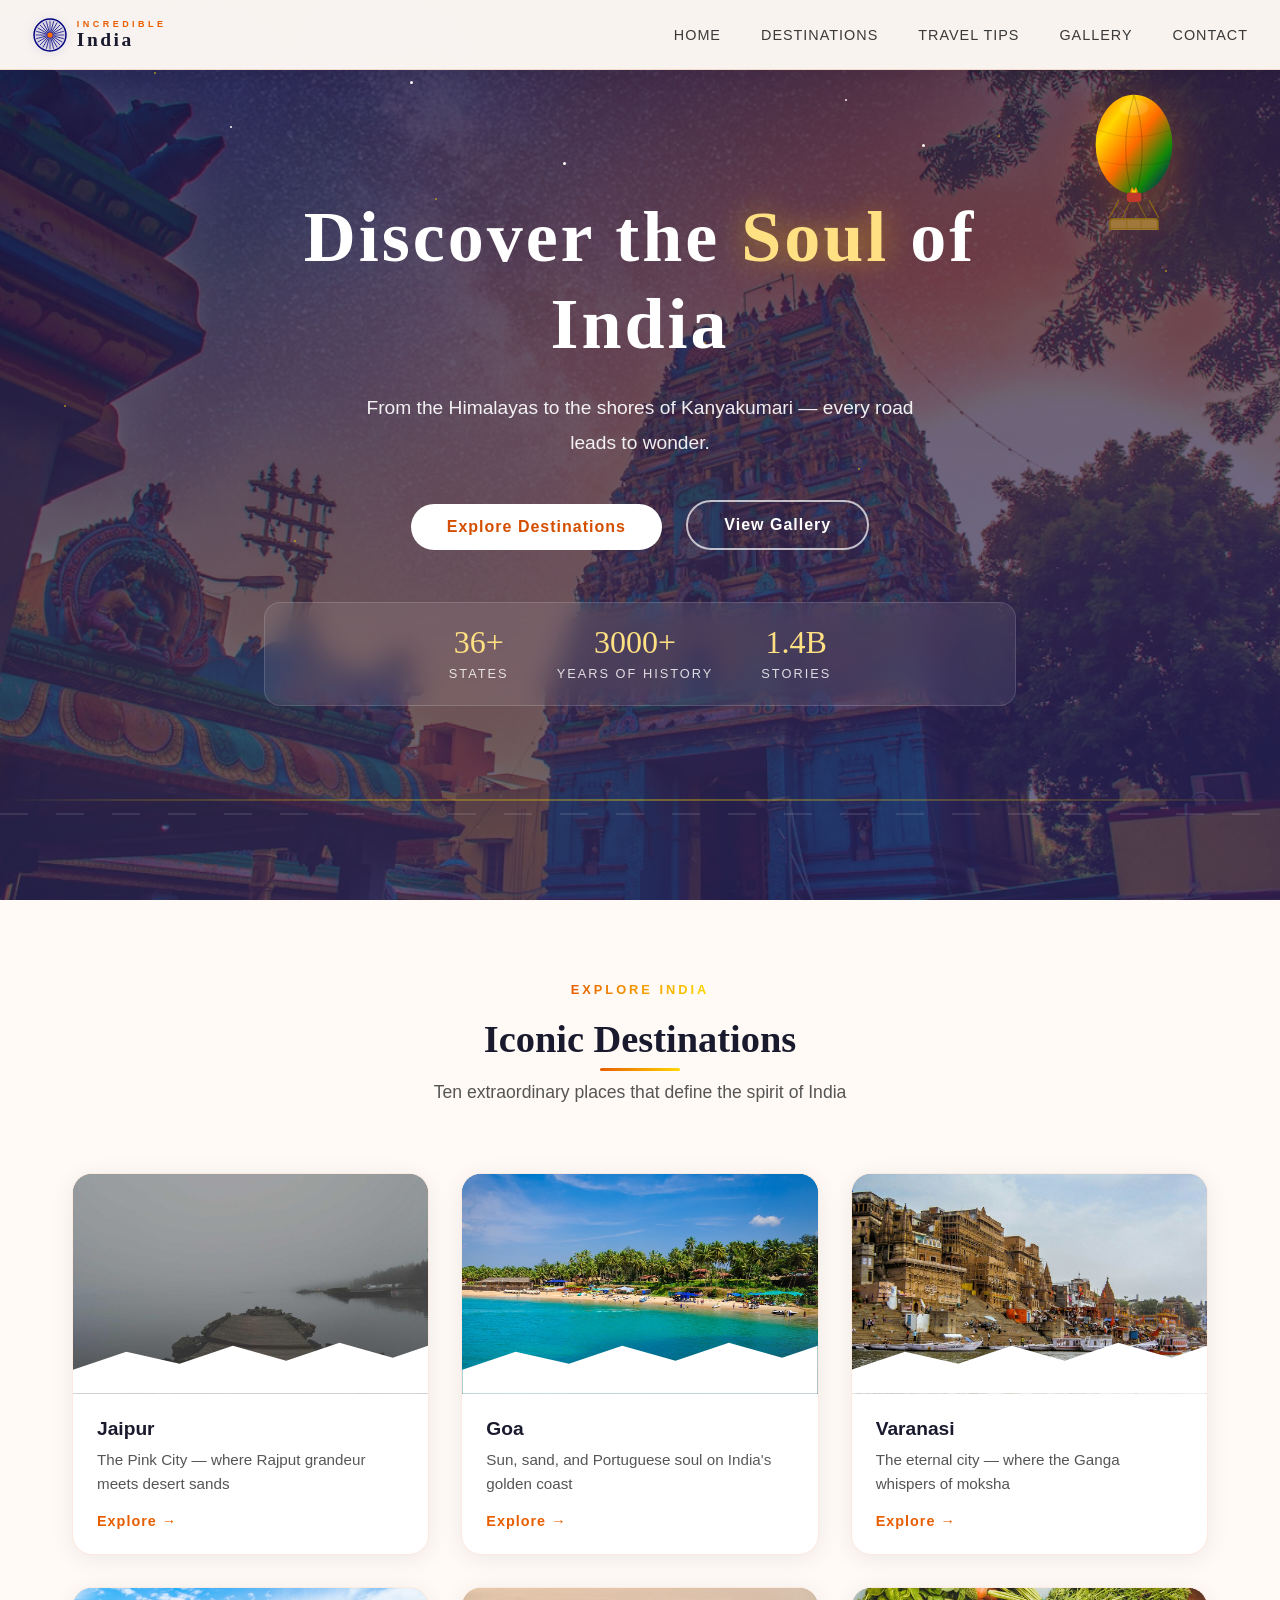
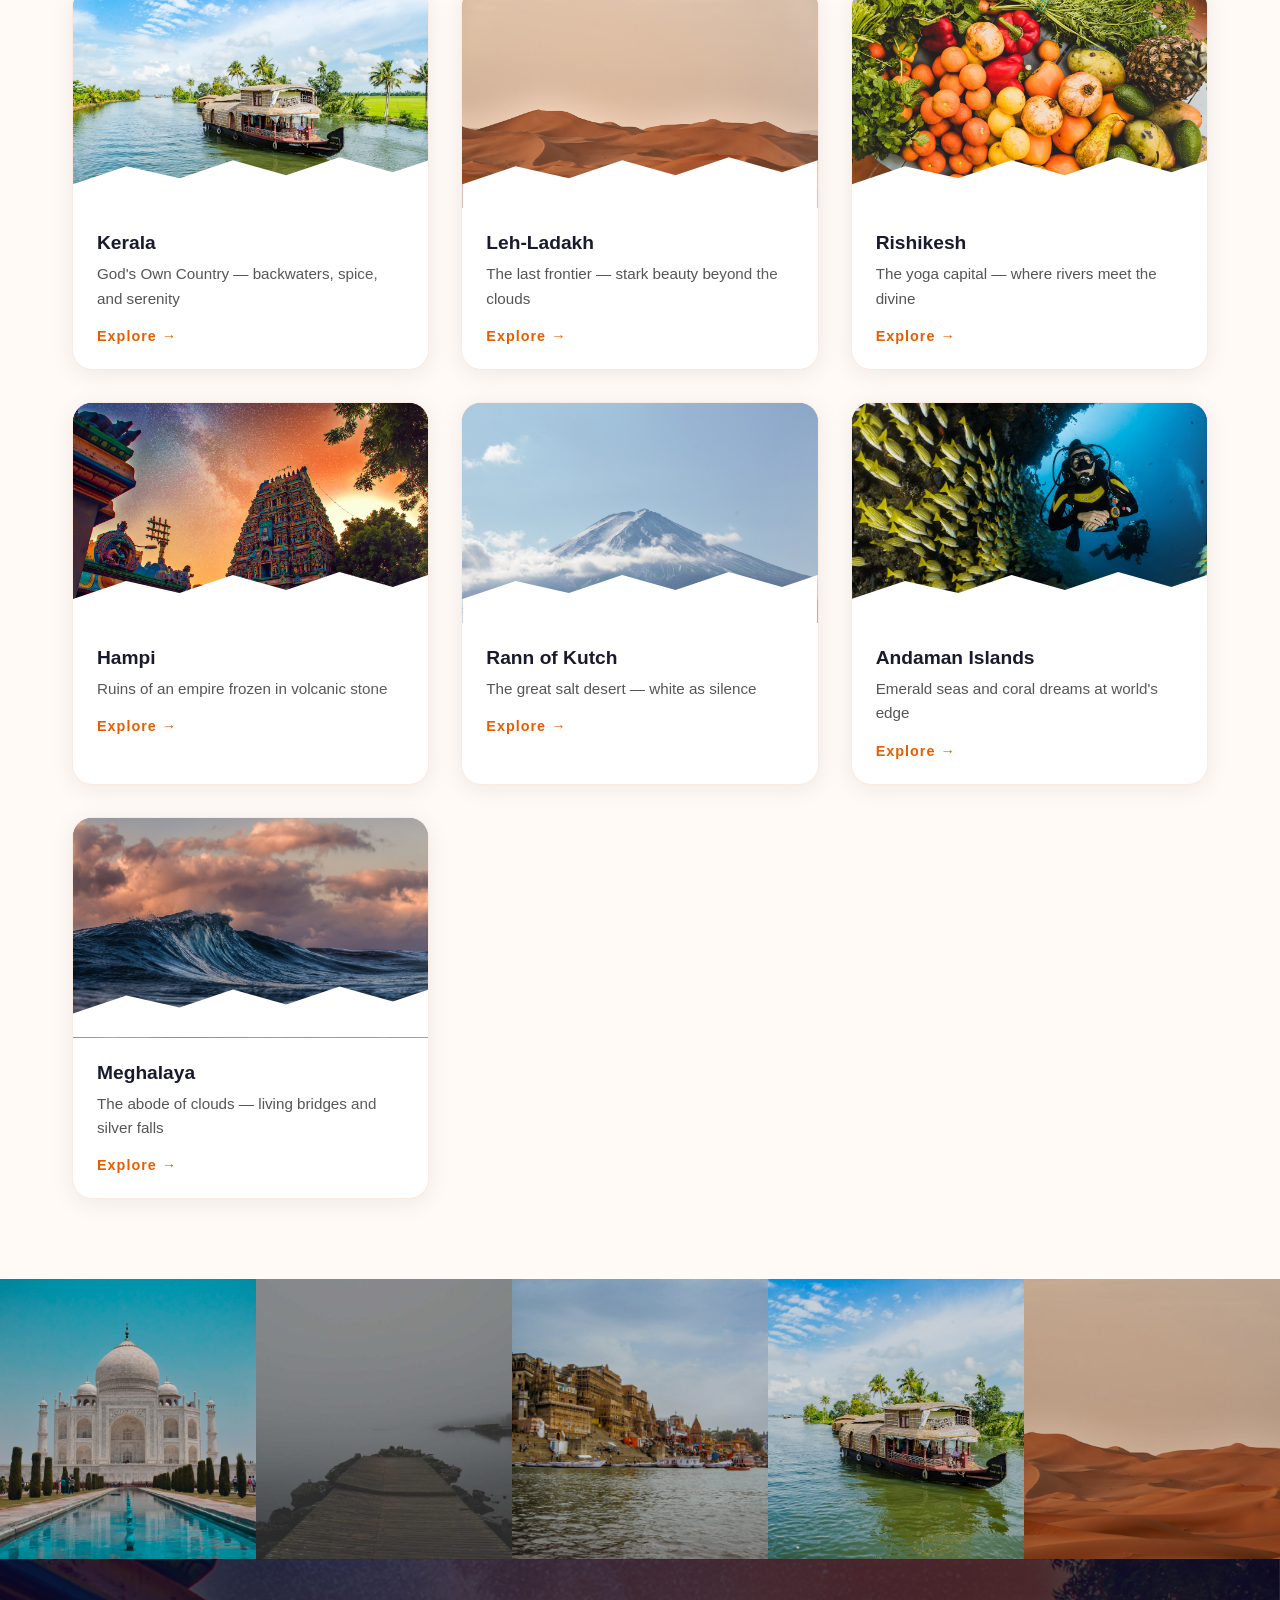
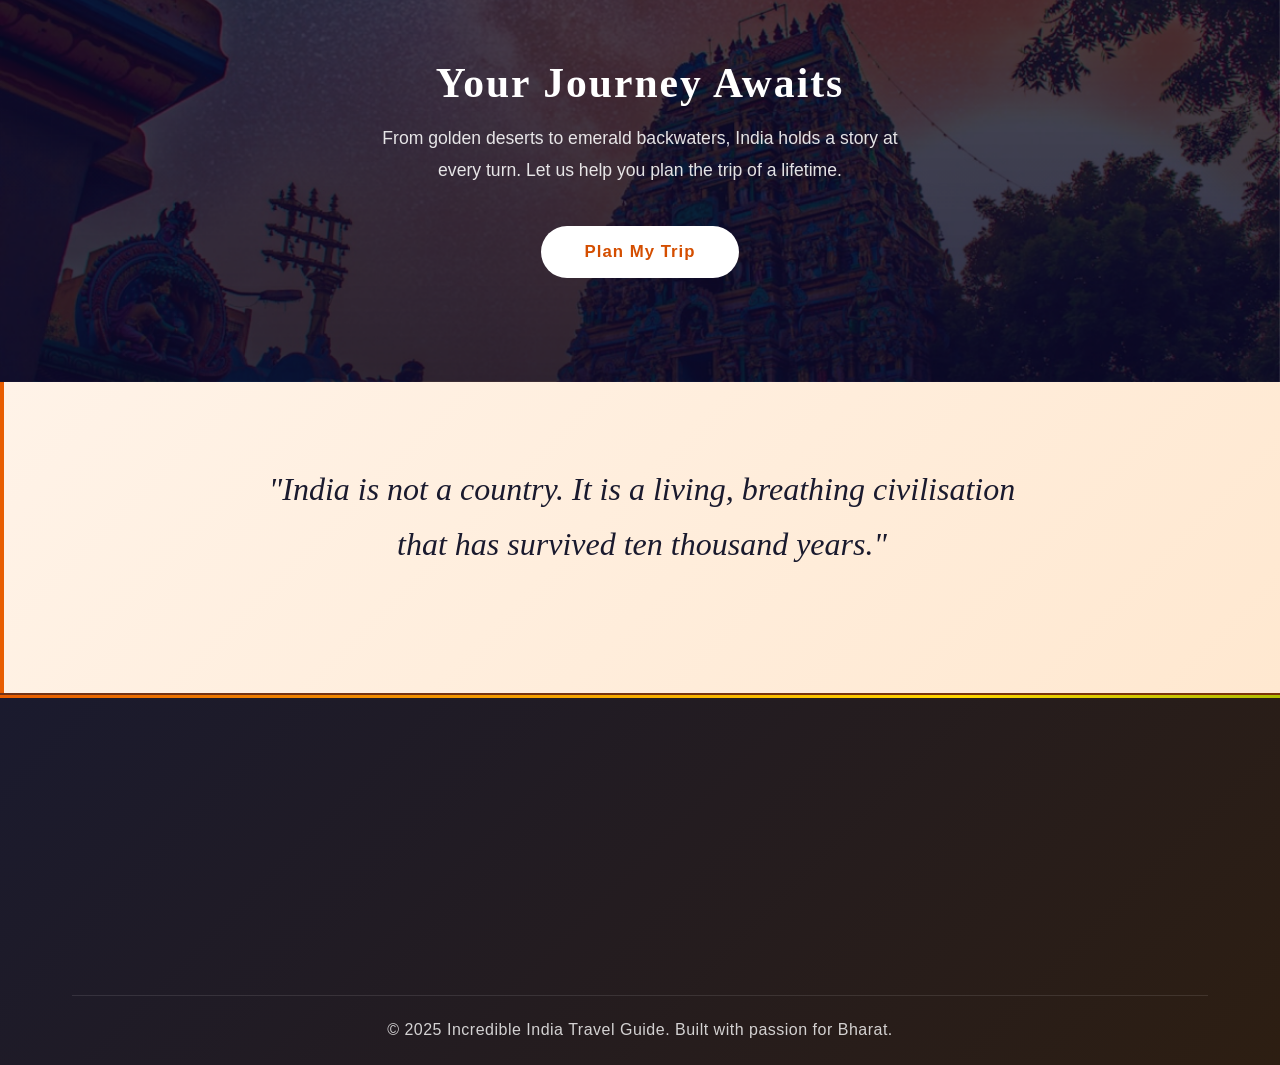
<file: index.html>
<!DOCTYPE html>
<html lang="en">
<head>
  <meta charset="UTF-8">
  <meta name="viewport" content="width=device-width, initial-scale=1.0">
  <title>Incredible India Travel Guide</title>
  <meta name="description" content="Explore India — temples, beaches, mountains and more.">
  <link rel="stylesheet" href="css/style.css">
</head>
<body>

<nav class="navbar">
  <a href="index.html" class="logo-brand"><svg class="logo-chakra" viewBox="0 0 44 44" xmlns="http://www.w3.org/2000/svg" width="36" height="36" aria-hidden="true"><circle cx="22" cy="22" r="19.5" fill="rgba(0,0,128,0.07)" stroke="#000080" stroke-width="1.8"/><g stroke="#000080" stroke-width="0.85"><line x1="22" y1="4.5" x2="22" y2="19.5" transform="rotate(0 22 22)"/><line x1="22" y1="4.5" x2="22" y2="19.5" transform="rotate(15 22 22)"/><line x1="22" y1="4.5" x2="22" y2="19.5" transform="rotate(30 22 22)"/><line x1="22" y1="4.5" x2="22" y2="19.5" transform="rotate(45 22 22)"/><line x1="22" y1="4.5" x2="22" y2="19.5" transform="rotate(60 22 22)"/><line x1="22" y1="4.5" x2="22" y2="19.5" transform="rotate(75 22 22)"/><line x1="22" y1="4.5" x2="22" y2="19.5" transform="rotate(90 22 22)"/><line x1="22" y1="4.5" x2="22" y2="19.5" transform="rotate(105 22 22)"/><line x1="22" y1="4.5" x2="22" y2="19.5" transform="rotate(120 22 22)"/><line x1="22" y1="4.5" x2="22" y2="19.5" transform="rotate(135 22 22)"/><line x1="22" y1="4.5" x2="22" y2="19.5" transform="rotate(150 22 22)"/><line x1="22" y1="4.5" x2="22" y2="19.5" transform="rotate(165 22 22)"/><line x1="22" y1="4.5" x2="22" y2="19.5" transform="rotate(180 22 22)"/><line x1="22" y1="4.5" x2="22" y2="19.5" transform="rotate(195 22 22)"/><line x1="22" y1="4.5" x2="22" y2="19.5" transform="rotate(210 22 22)"/><line x1="22" y1="4.5" x2="22" y2="19.5" transform="rotate(225 22 22)"/><line x1="22" y1="4.5" x2="22" y2="19.5" transform="rotate(240 22 22)"/><line x1="22" y1="4.5" x2="22" y2="19.5" transform="rotate(255 22 22)"/><line x1="22" y1="4.5" x2="22" y2="19.5" transform="rotate(270 22 22)"/><line x1="22" y1="4.5" x2="22" y2="19.5" transform="rotate(285 22 22)"/><line x1="22" y1="4.5" x2="22" y2="19.5" transform="rotate(300 22 22)"/><line x1="22" y1="4.5" x2="22" y2="19.5" transform="rotate(315 22 22)"/><line x1="22" y1="4.5" x2="22" y2="19.5" transform="rotate(330 22 22)"/><line x1="22" y1="4.5" x2="22" y2="19.5" transform="rotate(345 22 22)"/></g><circle cx="22" cy="22" r="3.2" fill="#FF6B00"/></svg><div class="logo-text-wrap"><span class="logo-top">Incredible</span><span class="logo-main">India</span></div></a>
  <ul class="nav-links">
    <li><a href="index.html">Home</a></li>
    <li><a href="destinations.html">Destinations</a></li>
    <li><a href="travel-tips.html">Travel Tips</a></li>
    <li><a href="gallery.html">Gallery</a></li>
    <li><a href="contact.html">Contact</a></li>
  </ul>
  <div class="burger" id="burger-btn">
    <span></span>
    <span></span>
    <span></span>
  </div>
</nav>

<section class="hero">
  <div class="hero-bg"></div>

  <div class="stars-layer" aria-hidden="true">
    <div class="star" style="top:5%;left:10%;width:2px;height:2px;--dur:2.1s;--delay:0s"></div>
    <div class="star" style="top:9%;left:32%;width:3px;height:3px;--dur:3.4s;--delay:0.5s"></div>
    <div class="star" style="top:3%;left:55%;width:2px;height:2px;--dur:2.8s;--delay:1s"></div>
    <div class="star" style="top:7%;left:78%;width:3px;height:3px;--dur:1.9s;--delay:0.3s"></div>
    <div class="star" style="top:2%;left:92%;width:2px;height:2px;--dur:3.1s;--delay:1.5s"></div>
    <div class="star" style="top:14%;left:18%;width:2px;height:2px;--dur:2.5s;--delay:0.7s"></div>
    <div class="star" style="top:18%;left:44%;width:3px;height:3px;--dur:3.7s;--delay:0.2s"></div>
    <div class="star" style="top:11%;left:66%;width:2px;height:2px;--dur:2.2s;--delay:1.2s"></div>
    <div class="star" style="top:20%;left:87%;width:2px;height:2px;--dur:3.3s;--delay:0.8s"></div>
    <div class="star" style="top:4%;left:25%;width:2px;height:2px;--dur:1.8s;--delay:0.4s"></div>
    <div class="star" style="top:16%;left:72%;width:3px;height:3px;--dur:2.6s;--delay:1.8s"></div>
    <div class="star" style="top:6%;left:48%;width:2px;height:2px;--dur:3.0s;--delay:0.9s"></div>
    <div class="shooting-star" style="top:8%;left:20%;--dur:9s;--delay:3s;transform:rotate(-20deg)"></div>
    <div class="shooting-star" style="top:5%;left:60%;--dur:12s;--delay:7s;transform:rotate(-25deg)"></div>
  </div>

  <div class="clouds-layer" aria-hidden="true">
    <div class="cloud cloud-1">
      <svg viewBox="0 0 180 70" xmlns="http://www.w3.org/2000/svg" width="180" height="70">
        <ellipse cx="90" cy="50" rx="80" ry="20" fill="rgba(255,255,255,0.12)"/>
        <ellipse cx="60" cy="40" rx="45" ry="25" fill="rgba(255,255,255,0.10)"/>
        <ellipse cx="110" cy="38" rx="40" ry="22" fill="rgba(255,255,255,0.09)"/>
        <ellipse cx="80" cy="30" rx="35" ry="22" fill="rgba(255,255,255,0.10)"/>
      </svg>
    </div>
    <div class="cloud cloud-2">
      <svg viewBox="0 0 140 55" xmlns="http://www.w3.org/2000/svg" width="140" height="55">
        <ellipse cx="70" cy="40" rx="60" ry="16" fill="rgba(255,255,255,0.09)"/>
        <ellipse cx="50" cy="30" rx="35" ry="20" fill="rgba(255,255,255,0.08)"/>
        <ellipse cx="90" cy="28" rx="30" ry="18" fill="rgba(255,255,255,0.07)"/>
        <ellipse cx="68" cy="22" rx="28" ry="18" fill="rgba(255,255,255,0.09)"/>
      </svg>
    </div>
    <div class="cloud cloud-3">
      <svg viewBox="0 0 210 80" xmlns="http://www.w3.org/2000/svg" width="210" height="80">
        <ellipse cx="105" cy="58" rx="95" ry="22" fill="rgba(255,255,255,0.07)"/>
        <ellipse cx="70" cy="44" rx="52" ry="28" fill="rgba(255,255,255,0.06)"/>
        <ellipse cx="140" cy="42" rx="48" ry="26" fill="rgba(255,255,255,0.06)"/>
        <ellipse cx="100" cy="32" rx="44" ry="26" fill="rgba(255,255,255,0.07)"/>
      </svg>
    </div>
  </div>

  <div class="particles-container">
    <div class="particle"></div>
    <div class="particle"></div>
    <div class="particle"></div>
    <div class="particle"></div>
    <div class="particle"></div>
    <div class="particle"></div>
    <div class="particle"></div>
    <div class="particle"></div>
  </div>

  <div class="anim-balloon" aria-hidden="true">
    <svg viewBox="0 0 110 175" xmlns="http://www.w3.org/2000/svg" width="88" height="140">
      <defs>
        <linearGradient id="bgrd" x1="0%" y1="0%" x2="100%" y2="100%">
          <stop offset="0%" stop-color="#FF6B00"/>
          <stop offset="25%" stop-color="#FFD700"/>
          <stop offset="50%" stop-color="#FF6B00"/>
          <stop offset="75%" stop-color="#138808"/>
          <stop offset="100%" stop-color="#000080"/>
        </linearGradient>
      </defs>
      <ellipse cx="55" cy="68" rx="48" ry="62" fill="url(#bgrd)"/>
      <path d="M55,6 Q36,68 52,130" stroke="rgba(0,0,0,0.18)" stroke-width="1.5" fill="none"/>
      <path d="M55,6 Q74,68 58,130" stroke="rgba(0,0,0,0.18)" stroke-width="1.5" fill="none"/>
      <path d="M10,50 Q55,68 100,50" stroke="rgba(0,0,0,0.12)" stroke-width="1" fill="none"/>
      <path d="M8,88 Q55,100 102,88" stroke="rgba(0,0,0,0.12)" stroke-width="1" fill="none"/>
      <ellipse cx="55" cy="22" rx="18" ry="10" fill="rgba(255,255,255,0.12)"/>
      <rect x="46" y="128" width="18" height="12" rx="3" fill="#c0392b"/>
      <line x1="36" y1="138" x2="24" y2="160" stroke="#8B6914" stroke-width="1.5"/>
      <line x1="74" y1="138" x2="86" y2="160" stroke="#8B6914" stroke-width="1.5"/>
      <line x1="50" y1="140" x2="40" y2="160" stroke="#8B6914" stroke-width="1.2"/>
      <line x1="60" y1="140" x2="70" y2="160" stroke="#8B6914" stroke-width="1.2"/>
      <rect x="24" y="160" width="62" height="26" rx="5" fill="#8B6914"/>
      <rect x="26" y="162" width="58" height="22" rx="4" fill="#A0783C"/>
      <line x1="46" y1="162" x2="46" y2="184" stroke="#8B6914" stroke-width="1"/>
      <line x1="64" y1="162" x2="64" y2="184" stroke="#8B6914" stroke-width="1"/>
      <line x1="26" y1="173" x2="84" y2="173" stroke="#8B6914" stroke-width="1"/>
      <g class="balloon-flame">
        <path d="M50,128 Q53,116 55,128 Q57,116 60,128" fill="rgba(255,140,0,0.95)"/>
        <path d="M52,128 Q54,120 55,128 Q56,120 58,128" fill="rgba(255,220,0,0.9)"/>
      </g>
    </svg>
  </div>

  <div class="anim-birds" aria-hidden="true">
    <svg viewBox="0 0 170 75" xmlns="http://www.w3.org/2000/svg" width="140" height="62">
      <path d="M85,37 Q77,30 68,37" stroke="white" stroke-width="2.2" fill="none" stroke-linecap="round"/>
      <path d="M85,37 Q93,30 102,37" stroke="white" stroke-width="2.2" fill="none" stroke-linecap="round"/>
      <path d="M57,45 Q49,38 41,45" stroke="rgba(255,255,255,0.85)" stroke-width="1.9" fill="none" stroke-linecap="round"/>
      <path d="M57,45 Q65,38 73,45" stroke="rgba(255,255,255,0.85)" stroke-width="1.9" fill="none" stroke-linecap="round"/>
      <path d="M113,45 Q105,38 97,45" stroke="rgba(255,255,255,0.85)" stroke-width="1.9" fill="none" stroke-linecap="round"/>
      <path d="M113,45 Q121,38 129,45" stroke="rgba(255,255,255,0.85)" stroke-width="1.9" fill="none" stroke-linecap="round"/>
      <path d="M27,54 Q19,47 11,54" stroke="rgba(255,255,255,0.6)" stroke-width="1.6" fill="none" stroke-linecap="round"/>
      <path d="M27,54 Q35,47 43,54" stroke="rgba(255,255,255,0.6)" stroke-width="1.6" fill="none" stroke-linecap="round"/>
      <path d="M143,54 Q135,47 127,54" stroke="rgba(255,255,255,0.6)" stroke-width="1.6" fill="none" stroke-linecap="round"/>
      <path d="M143,54 Q151,47 159,54" stroke="rgba(255,255,255,0.6)" stroke-width="1.6" fill="none" stroke-linecap="round"/>
    </svg>
  </div>

  <div class="anim-suitcase" aria-hidden="true">
    <svg viewBox="0 0 96 105" xmlns="http://www.w3.org/2000/svg" width="80" height="88">
      <defs>
        <linearGradient id="sgrd" x1="0%" y1="0%" x2="100%" y2="100%">
          <stop offset="0%" stop-color="#c94b4b"/>
          <stop offset="100%" stop-color="#6b1020"/>
        </linearGradient>
      </defs>
      <path d="M34,20 L34,10 Q34,6 38,6 L58,6 Q62,6 62,10 L62,20" fill="none" stroke="#8B6914" stroke-width="4" stroke-linecap="round"/>
      <rect x="8" y="20" width="80" height="66" rx="9" fill="url(#sgrd)"/>
      <rect x="8" y="46" width="80" height="6" rx="2" fill="#FFD700" opacity="0.55"/>
      <rect x="10" y="52" width="76" height="3" fill="rgba(255,255,255,0.15)"/>
      <rect x="38" y="42" width="20" height="10" rx="3" fill="#FFD700"/>
      <rect x="40" y="44" width="16" height="6" rx="2" fill="#E5B800"/>
      <rect x="16" y="58" width="38" height="22" rx="3" fill="rgba(255,255,255,0.12)" stroke="rgba(255,215,0,0.4)" stroke-width="1"/>
      <text x="35" y="67" text-anchor="middle" fill="#FFD700" font-size="5.5" font-family="sans-serif" font-weight="bold">INDIA</text>
      <text x="35" y="75" text-anchor="middle" fill="rgba(255,255,255,0.7)" font-size="4.5" font-family="sans-serif">✈ TRAVEL</text>
      <circle cx="70" cy="68" r="9" fill="#FF6B00" opacity="0.85"/>
      <text x="70" y="71" text-anchor="middle" fill="white" font-size="5" font-family="sans-serif" font-weight="bold">GOA</text>
      <circle cx="24" cy="89" r="8" fill="#111"/>
      <circle cx="24" cy="89" r="5" fill="#2a2a2a"/>
      <circle cx="24" cy="89" r="2" fill="#FFD700"/>
      <circle cx="72" cy="89" r="8" fill="#111"/>
      <circle cx="72" cy="89" r="5" fill="#2a2a2a"/>
      <circle cx="72" cy="89" r="2" fill="#FFD700"/>
    </svg>
  </div>

  <div class="anim-bus" aria-hidden="true">
    <svg viewBox="0 0 230 95" xmlns="http://www.w3.org/2000/svg" width="230" height="95">
      <defs>
        <linearGradient id="busbody" x1="0%" y1="0%" x2="0%" y2="100%">
          <stop offset="0%" stop-color="#FF8C00"/>
          <stop offset="100%" stop-color="#CC5500"/>
        </linearGradient>
      </defs>
      <rect x="8" y="14" width="210" height="58" rx="8" fill="url(#busbody)"/>
      <rect x="12" y="10" width="200" height="12" rx="5" fill="#FF6B00"/>
      <rect x="200" y="18" width="18" height="50" rx="4" fill="#E55A00"/>
      <rect x="22" y="20" width="24" height="17" rx="3" fill="rgba(180,230,255,0.75)"/>
      <rect x="52" y="20" width="24" height="17" rx="3" fill="rgba(180,230,255,0.70)"/>
      <rect x="82" y="20" width="24" height="17" rx="3" fill="rgba(180,230,255,0.72)"/>
      <rect x="112" y="20" width="24" height="17" rx="3" fill="rgba(180,230,255,0.70)"/>
      <rect x="142" y="20" width="24" height="17" rx="3" fill="rgba(180,230,255,0.68)"/>
      <rect x="172" y="20" width="22" height="17" rx="3" fill="rgba(180,230,255,0.60)"/>
      <rect x="22" y="42" width="22" height="28" rx="2" fill="#AA4400"/>
      <line x1="33" y1="42" x2="33" y2="70" stroke="#883300" stroke-width="1.5"/>
      <rect x="196" y="19" width="16" height="30" rx="3" fill="rgba(180,230,255,0.85)"/>
      <ellipse cx="215" cy="58" rx="6" ry="5" fill="#FFD700" opacity="0.95"/>
      <ellipse cx="215" cy="50" rx="4" ry="3" fill="#FF4400" opacity="0.9"/>
      <rect x="4" y="62" width="220" height="8" rx="3" fill="#222"/>
      <rect x="12" y="68" width="198" height="7" rx="2" fill="#1a1a1a"/>
      <rect x="55" y="11" width="112" height="10" rx="2" fill="#1a1a2e"/>
      <text x="111" y="19.5" text-anchor="middle" fill="#FFD700" font-size="6" font-family="sans-serif" font-weight="bold">INCREDIBLE INDIA ✦</text>
      <rect x="12" y="10" width="200" height="4" fill="#FF6B00"/>
      <rect x="12" y="14" width="200" height="4" fill="white"/>
      <rect x="12" y="18" width="200" height="4" fill="#138808"/>
      <g class="bus-wheel">
        <circle cx="50" cy="79" r="13" fill="#111"/>
        <circle cx="50" cy="79" r="9" fill="#2a2a2a"/>
        <circle cx="50" cy="79" r="4" fill="#FFD700"/>
        <line x1="50" y1="66" x2="50" y2="92" stroke="#444" stroke-width="2"/>
        <line x1="37" y1="79" x2="63" y2="79" stroke="#444" stroke-width="2"/>
      </g>
      <g class="bus-wheel">
        <circle cx="170" cy="79" r="13" fill="#111"/>
        <circle cx="170" cy="79" r="9" fill="#2a2a2a"/>
        <circle cx="170" cy="79" r="4" fill="#FFD700"/>
        <line x1="170" y1="66" x2="170" y2="92" stroke="#444" stroke-width="2"/>
        <line x1="157" y1="79" x2="183" y2="79" stroke="#444" stroke-width="2"/>
      </g>
    </svg>
  </div>

  <div class="scene-ground" aria-hidden="true"></div>

  <div class="jet-wrapper" aria-hidden="true">
    <div class="jet-contrail"></div>
    <div class="jet-contrail jet-contrail-2"></div>
    <svg class="private-jet" viewBox="0 0 220 80" xmlns="http://www.w3.org/2000/svg" width="220" height="80">
      <defs>
        <linearGradient id="jbody" x1="0%" y1="0%" x2="100%" y2="0%">
          <stop offset="0%" stop-color="#e8e8e8"/>
          <stop offset="60%" stop-color="#ffffff"/>
          <stop offset="100%" stop-color="#c8c8c8"/>
        </linearGradient>
        <linearGradient id="jwing" x1="0%" y1="0%" x2="0%" y2="100%">
          <stop offset="0%" stop-color="#ffffff"/>
          <stop offset="100%" stop-color="#b0b0b0"/>
        </linearGradient>
        <linearGradient id="jengine" x1="0%" y1="0%" x2="100%" y2="0%">
          <stop offset="0%" stop-color="#888"/>
          <stop offset="100%" stop-color="#555"/>
        </linearGradient>
      </defs>
      <path d="M8 38 Q20 28 60 30 L190 34 Q210 36 215 38 Q210 40 190 42 L60 46 Q20 48 8 38 Z" fill="url(#jbody)"/>
      <path d="M60 30 L100 10 L120 14 L90 32 Z" fill="url(#jwing)"/>
      <path d="M60 46 L90 44 L120 62 L100 66 Z" fill="url(#jwing)" opacity="0.85"/>
      <path d="M160 34 L176 24 L185 26 L172 36 Z" fill="#d0d0d0"/>
      <path d="M160 42 L172 40 L185 50 L176 52 Z" fill="#c0c0c0" opacity="0.8"/>
      <path d="M5 38 Q0 35 0 38 Q0 41 5 38 Z" fill="#cc9900"/>
      <ellipse cx="195" cy="38" rx="14" ry="5" fill="rgba(255,220,100,0.25)"/>
      <rect x="130" y="32" width="40" height="12" rx="2" fill="url(#jengine)"/>
      <ellipse cx="130" cy="38" rx="5" ry="6" fill="#666"/>
      <ellipse cx="170" cy="38" rx="4" ry="5" fill="#777"/>
      <rect x="68" y="33" width="7" height="5" rx="1" fill="rgba(180,230,255,0.8)"/>
      <rect x="80" y="33" width="7" height="5" rx="1" fill="rgba(180,230,255,0.8)"/>
      <rect x="92" y="33" width="7" height="5" rx="1" fill="rgba(180,230,255,0.8)"/>
      <rect x="104" y="33" width="7" height="5" rx="1" fill="rgba(180,230,255,0.7)"/>
      <path d="M214 37 L215 38 L214 39" fill="#FFD700" stroke="#FFD700" stroke-width="1"/>
      <line x1="130" y1="38" x2="0" y2="38" stroke="rgba(255,255,255,0.05)" stroke-width="1"/>
    </svg>
  </div>

  <div class="hero-content">
    <h1>Discover the <span>Soul</span> of India</h1>
    <p>From the Himalayas to the shores of Kanyakumari —
       every road leads to wonder.</p>
    <div class="hero-buttons">
      <a href="destinations.html" class="btn btn-primary">Explore Destinations</a>
      <a href="gallery.html" class="btn btn-outline">View Gallery</a>
    </div>
    <div class="hero-stats">
      <div class="stat-item">
        <span class="stat-number">36+</span>
        <span class="stat-label">States</span>
      </div>
      <div class="stat-item">
        <span class="stat-number">3000+</span>
        <span class="stat-label">Years of History</span>
      </div>
      <div class="stat-item">
        <span class="stat-number">1.4B</span>
        <span class="stat-label">Stories</span>
      </div>
    </div>
  </div>
</section>

<section class="destinations-preview" id="destinations-preview">
  <div class="container">
    <div class="section-header">
      <span class="section-tag">Explore India</span>
      <h2>Iconic Destinations</h2>
      <p>Ten extraordinary places that define the spirit of India</p>
    </div>
    <div class="cards-grid">

      <div class="dest-card card-jaipur">
        <div class="card-art"><img src="images/jaipur.jpg" alt="Hawa Mahal, Jaipur" loading="lazy"></div>
        <div class="card-info">
          <h3>Jaipur</h3>
          <p>The Pink City — where Rajput grandeur meets desert sands</p>
          <a href="destinations.html#jaipur" class="card-link">Explore <span>→</span></a>
        </div>
      </div>

      <div class="dest-card card-goa">
        <div class="card-art"><img src="images/goa.jpg" alt="Goa Beach" loading="lazy"></div>
        <div class="card-info">
          <h3>Goa</h3>
          <p>Sun, sand, and Portuguese soul on India's golden coast</p>
          <a href="destinations.html#goa" class="card-link">Explore <span>→</span></a>
        </div>
      </div>

      <div class="dest-card card-varanasi">
        <div class="card-art"><img src="images/varanasi.jpg" alt="Varanasi Ghats" loading="lazy"></div>
        <div class="card-info">
          <h3>Varanasi</h3>
          <p>The eternal city — where the Ganga whispers of moksha</p>
          <a href="destinations.html#varanasi" class="card-link">Explore <span>→</span></a>
        </div>
      </div>

      <div class="dest-card card-kerala">
        <div class="card-art"><img src="images/kerala.jpg" alt="Kerala Backwaters" loading="lazy"></div>
        <div class="card-info">
          <h3>Kerala</h3>
          <p>God's Own Country — backwaters, spice, and serenity</p>
          <a href="destinations.html#kerala" class="card-link">Explore <span>→</span></a>
        </div>
      </div>

      <div class="dest-card card-ladakh">
        <div class="card-art"><img src="images/ladakh.jpg" alt="Leh-Ladakh Mountains" loading="lazy"></div>
        <div class="card-info">
          <h3>Leh-Ladakh</h3>
          <p>The last frontier — stark beauty beyond the clouds</p>
          <a href="destinations.html#ladakh" class="card-link">Explore <span>→</span></a>
        </div>
      </div>

      <div class="dest-card card-rishikesh">
        <div class="card-art"><img src="images/rishikesh.jpg" alt="Rishikesh Ganga" loading="lazy"></div>
        <div class="card-info">
          <h3>Rishikesh</h3>
          <p>The yoga capital — where rivers meet the divine</p>
          <a href="destinations.html#rishikesh" class="card-link">Explore <span>→</span></a>
        </div>
      </div>

      <div class="dest-card card-hampi">
        <div class="card-art"><img src="images/hampi.jpg" alt="Hampi Ruins" loading="lazy"></div>
        <div class="card-info">
          <h3>Hampi</h3>
          <p>Ruins of an empire frozen in volcanic stone</p>
          <a href="destinations.html#hampi" class="card-link">Explore <span>→</span></a>
        </div>
      </div>

      <div class="dest-card card-kutch">
        <div class="card-art"><img src="images/kutch.jpg" alt="Rann of Kutch" loading="lazy"></div>
        <div class="card-info">
          <h3>Rann of Kutch</h3>
          <p>The great salt desert — white as silence</p>
          <a href="destinations.html#kutch" class="card-link">Explore <span>→</span></a>
        </div>
      </div>

      <div class="dest-card card-andaman">
        <div class="card-art"><img src="images/andaman.jpg" alt="Andaman Beach" loading="lazy"></div>
        <div class="card-info">
          <h3>Andaman Islands</h3>
          <p>Emerald seas and coral dreams at world's edge</p>
          <a href="destinations.html#andaman" class="card-link">Explore <span>→</span></a>
        </div>
      </div>

      <div class="dest-card card-meghalaya">
        <div class="card-art"><img src="images/meghalaya.jpg" alt="Meghalaya Waterfalls" loading="lazy"></div>
        <div class="card-info">
          <h3>Meghalaya</h3>
          <p>The abode of clouds — living bridges and silver falls</p>
          <a href="destinations.html#meghalaya" class="card-link">Explore <span>→</span></a>
        </div>
      </div>

    </div>
  </div>
</section>

<div class="photo-strip">
  <div class="photo-strip-item">
    <img src="images/taj.jpg" alt="Taj Mahal" loading="lazy">
    <span class="strip-label">Taj Mahal</span>
  </div>
  <div class="photo-strip-item">
    <img src="images/jaipur.jpg" alt="Jaipur" loading="lazy">
    <span class="strip-label">Jaipur</span>
  </div>
  <div class="photo-strip-item">
    <img src="images/varanasi.jpg" alt="Varanasi" loading="lazy">
    <span class="strip-label">Varanasi</span>
  </div>
  <div class="photo-strip-item">
    <img src="images/kerala.jpg" alt="Kerala" loading="lazy">
    <span class="strip-label">Kerala</span>
  </div>
  <div class="photo-strip-item">
    <img src="images/ladakh.jpg" alt="Ladakh" loading="lazy">
    <span class="strip-label">Ladakh</span>
  </div>
</div>

<section class="cta-section">
  <div class="cta-bg"></div>
  <div class="cta-content">
    <h2>Your Journey Awaits</h2>
    <p>From golden deserts to emerald backwaters, India holds a story at every turn. Let us help you plan the trip of a lifetime.</p>
    <a href="contact.html" class="btn btn-primary">Plan My Trip</a>
  </div>
</section>

<section class="quote-section">
  <div class="container">
    <blockquote>
      "India is not a country. It is a living, breathing civilisation
      that has survived ten thousand years."
    </blockquote>
    <cite>— Ancient Wisdom</cite>
  </div>
</section>

<footer class="footer">
  <div class="container">
    <div class="footer-grid">
      <div class="footer-col">
        <div class="footer-logo">Incredible <span class="logo-accent">India</span></div>
        <p class="footer-tagline">Explore the Soul of Bharat</p>
        <div class="social-icons">
          <a href="#" aria-label="Facebook"></a>
          <a href="#" aria-label="Instagram"></a>
          <a href="#" aria-label="Twitter"></a>
        </div>
      </div>
      <div class="footer-col">
        <h4>Quick Links</h4>
        <ul class="footer-links">
          <li><a href="index.html">Home</a></li>
          <li><a href="destinations.html">Destinations</a></li>
          <li><a href="travel-tips.html">Travel Tips</a></li>
          <li><a href="gallery.html">Gallery</a></li>
          <li><a href="contact.html">Contact</a></li>
        </ul>
      </div>
      <div class="footer-col">
        <h4>Contact</h4>
        <div class="contact-item">
          <span class="contact-label">Email</span>
          <span>info@incredibleindia.com</span>
        </div>
        <div class="contact-item">
          <span class="contact-label">Phone</span>
          <span>+91 98765 43210</span>
        </div>
        <div class="contact-item">
          <span class="contact-label">Location</span>
          <span>New Delhi, India</span>
        </div>
      </div>
    </div>
    <div class="footer-bottom">
      <p>© 2025 Incredible India Travel Guide. Built with passion for Bharat.</p>
    </div>
  </div>
</footer>

<script>
(function(){
  var io = new IntersectionObserver(function(entries){
    entries.forEach(function(e){
      if(e.isIntersecting){
        e.target.classList.add('in-view');
        io.unobserve(e.target);
      }
    });
  },{threshold:0.15});

  document.querySelectorAll('.section-header,.quote-section,.footer,.hero-stats,.dest-block,.gp,.tip-card,.photo-strip-item,.cta-section').forEach(function(el){
    io.observe(el);
  });

  var srObs = new IntersectionObserver(function(entries){
    entries.forEach(function(e){
      if(e.isIntersecting){
        e.target.classList.add('in-view');
        srObs.unobserve(e.target);
      }
    });
  },{threshold:0.12});

  document.querySelectorAll('.sr').forEach(function(el){ srObs.observe(el); });

  document.querySelectorAll('.dest-card').forEach(function(card){
    card.addEventListener('mousemove',function(ev){
      var r=card.getBoundingClientRect();
      card.style.setProperty('--mx',((ev.clientX-r.left)/r.width*100)+'%');
      card.style.setProperty('--my',((ev.clientY-r.top)/r.height*100)+'%');
    });
  });

  document.querySelectorAll('.btn').forEach(function(btn){
    btn.addEventListener('click',function(ev){
      var r=btn.getBoundingClientRect();
      var d=document.createElement('span');
      var s=Math.max(r.width,r.height);
      d.className='btn-ripple';
      d.style.cssText='width:'+s+'px;height:'+s+'px;left:'+(ev.clientX-r.left-s/2)+'px;top:'+(ev.clientY-r.top-s/2)+'px;';
      btn.appendChild(d);
      setTimeout(function(){d.remove();},700);
    });
  });

  var nav=document.querySelector('.navbar');
  window.addEventListener('scroll',function(){
    nav.classList.toggle('scrolled',window.scrollY>60);
  },{passive:true});

  var burger=document.getElementById('burger-btn');
  var links=document.querySelector('.nav-links');
  if(burger&&links){
    burger.addEventListener('click',function(){
      burger.classList.toggle('burger-active');
      links.classList.toggle('nav-open');
    });
  }
})();
</script>
</body>
</html>
</file>
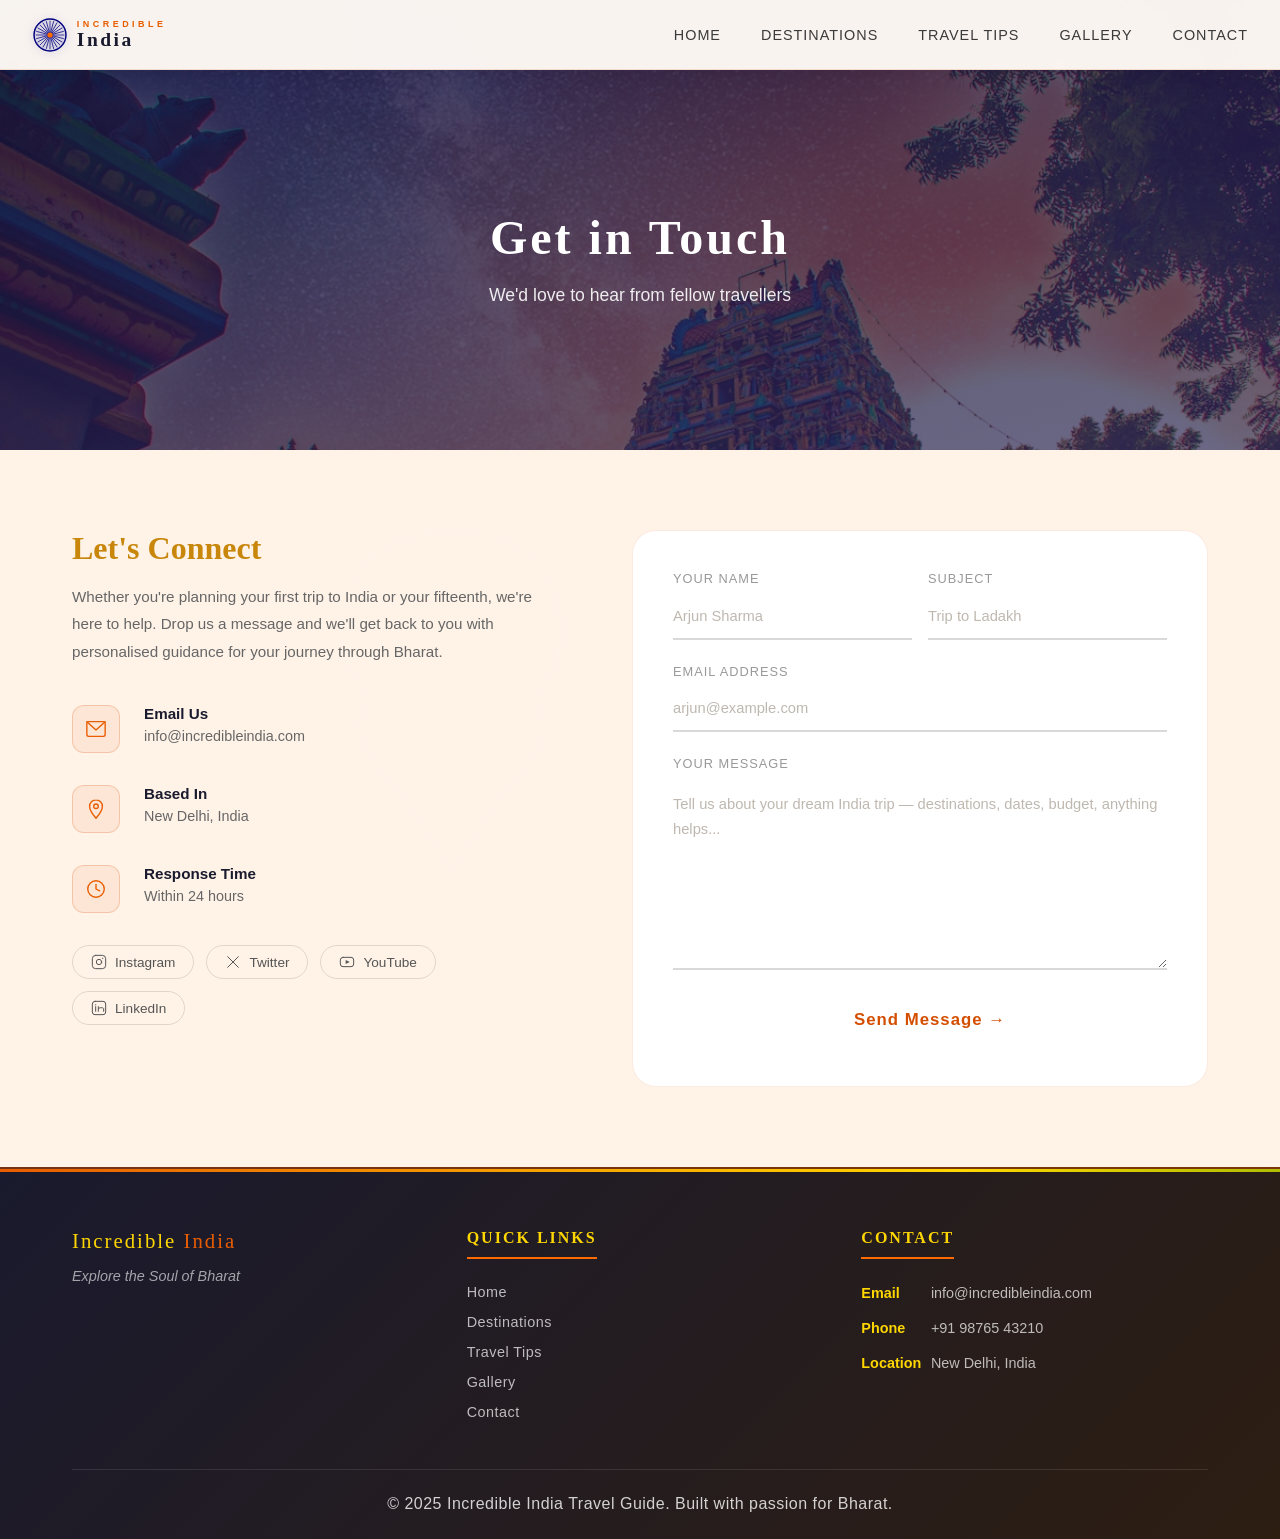
<file: contact.html>
<!DOCTYPE html>
<html lang="en">
<head>
  <meta charset="UTF-8">
  <meta name="viewport" content="width=device-width, initial-scale=1.0">
  <title>Contact — Incredible India Travel Guide</title>
  <meta name="description" content="Contact us to plan your India trip.">
  <link rel="stylesheet" href="css/style.css">
</head>
<body>

<nav class="navbar">
  <a href="index.html" class="logo-brand"><svg class="logo-chakra" viewBox="0 0 44 44" xmlns="http://www.w3.org/2000/svg" width="36" height="36" aria-hidden="true"><circle cx="22" cy="22" r="19.5" fill="rgba(0,0,128,0.07)" stroke="#000080" stroke-width="1.8"/><g stroke="#000080" stroke-width="0.85"><line x1="22" y1="4.5" x2="22" y2="19.5" transform="rotate(0 22 22)"/><line x1="22" y1="4.5" x2="22" y2="19.5" transform="rotate(15 22 22)"/><line x1="22" y1="4.5" x2="22" y2="19.5" transform="rotate(30 22 22)"/><line x1="22" y1="4.5" x2="22" y2="19.5" transform="rotate(45 22 22)"/><line x1="22" y1="4.5" x2="22" y2="19.5" transform="rotate(60 22 22)"/><line x1="22" y1="4.5" x2="22" y2="19.5" transform="rotate(75 22 22)"/><line x1="22" y1="4.5" x2="22" y2="19.5" transform="rotate(90 22 22)"/><line x1="22" y1="4.5" x2="22" y2="19.5" transform="rotate(105 22 22)"/><line x1="22" y1="4.5" x2="22" y2="19.5" transform="rotate(120 22 22)"/><line x1="22" y1="4.5" x2="22" y2="19.5" transform="rotate(135 22 22)"/><line x1="22" y1="4.5" x2="22" y2="19.5" transform="rotate(150 22 22)"/><line x1="22" y1="4.5" x2="22" y2="19.5" transform="rotate(165 22 22)"/><line x1="22" y1="4.5" x2="22" y2="19.5" transform="rotate(180 22 22)"/><line x1="22" y1="4.5" x2="22" y2="19.5" transform="rotate(195 22 22)"/><line x1="22" y1="4.5" x2="22" y2="19.5" transform="rotate(210 22 22)"/><line x1="22" y1="4.5" x2="22" y2="19.5" transform="rotate(225 22 22)"/><line x1="22" y1="4.5" x2="22" y2="19.5" transform="rotate(240 22 22)"/><line x1="22" y1="4.5" x2="22" y2="19.5" transform="rotate(255 22 22)"/><line x1="22" y1="4.5" x2="22" y2="19.5" transform="rotate(270 22 22)"/><line x1="22" y1="4.5" x2="22" y2="19.5" transform="rotate(285 22 22)"/><line x1="22" y1="4.5" x2="22" y2="19.5" transform="rotate(300 22 22)"/><line x1="22" y1="4.5" x2="22" y2="19.5" transform="rotate(315 22 22)"/><line x1="22" y1="4.5" x2="22" y2="19.5" transform="rotate(330 22 22)"/><line x1="22" y1="4.5" x2="22" y2="19.5" transform="rotate(345 22 22)"/></g><circle cx="22" cy="22" r="3.2" fill="#FF6B00"/></svg><div class="logo-text-wrap"><span class="logo-top">Incredible</span><span class="logo-main">India</span></div></a>
  <ul class="nav-links" id="nav-links">
    <li><a href="index.html">Home</a></li>
    <li><a href="destinations.html">Destinations</a></li>
    <li><a href="travel-tips.html">Travel Tips</a></li>
    <li><a href="gallery.html">Gallery</a></li>
    <li><a href="contact.html">Contact</a></li>
  </ul>
  <div class="burger" id="burger-btn">
    <span></span><span></span><span></span>
  </div>
</nav>

<section class="page-hero">
  <div class="hero-bg"></div>
  <div class="page-hero-content">
    <h1>Get in Touch</h1>
    <p>We'd love to hear from fellow travellers</p>
  </div>
</section>

<section class="contact-section">
  <div class="container">
    <div class="contact-grid">

      <div class="contact-info">

        <svg class="india-map-bg" viewBox="0 0 300 400" xmlns="http://www.w3.org/2000/svg">
          <path d="M150,20 L200,30 L240,50 L260,90 L270,130 L260,170 L240,200
                   L250,230 L240,260 L220,290 L200,310 L180,340 L160,370
                   L150,390 L140,370 L120,340 L100,310 L80,290 L60,260
                   L50,230 L60,200 L40,170 L30,130 L40,90 L60,50 L100,30 Z"
                fill="none" stroke="white" stroke-width="1.5" stroke-linejoin="round"/>
        </svg>

        <h2>Let's Connect</h2>
        <p class="contact-intro">
          Whether you're planning your first trip to India or your fifteenth,
          we're here to help. Drop us a message and we'll get back to you
          with personalised guidance for your journey through Bharat.
        </p>

        <div class="info-block">
          <div class="info-icon">
            <svg viewBox="0 0 24 24" xmlns="http://www.w3.org/2000/svg" aria-hidden="true">
              <rect x="2" y="4" width="20" height="16" rx="2"/>
              <polyline points="2,4 12,13 22,4"/>
            </svg>
          </div>
          <div>
            <h4>Email Us</h4>
            <p>info@incredibleindia.com</p>
          </div>
        </div>

        <div class="info-block">
          <div class="info-icon">
            <svg viewBox="0 0 24 24" xmlns="http://www.w3.org/2000/svg" aria-hidden="true">
              <path d="M12 2C8.13 2 5 5.13 5 9c0 5.25 7 13 7 13s7-7.75 7-13c0-3.87-3.13-7-7-7z"/>
              <circle cx="12" cy="9" r="2.5"/>
            </svg>
          </div>
          <div>
            <h4>Based In</h4>
            <p>New Delhi, India</p>
          </div>
        </div>

        <div class="info-block">
          <div class="info-icon">
            <svg viewBox="0 0 24 24" xmlns="http://www.w3.org/2000/svg" aria-hidden="true">
              <circle cx="12" cy="12" r="9"/>
              <polyline points="12,7 12,12 16,14"/>
            </svg>
          </div>
          <div>
            <h4>Response Time</h4>
            <p>Within 24 hours</p>
          </div>
        </div>

        <div class="social-row">
          <a href="#" class="social-pill" aria-label="Instagram">
            <svg viewBox="0 0 24 24" xmlns="http://www.w3.org/2000/svg" width="16" height="16">
              <rect x="2" y="2" width="20" height="20" rx="5" ry="5"/>
              <circle cx="12" cy="12" r="4"/>
              <circle cx="17.5" cy="6.5" r="1" fill="currentColor" stroke="none"/>
            </svg>
            Instagram
          </a>
          <a href="#" class="social-pill" aria-label="Twitter">
            <svg viewBox="0 0 24 24" xmlns="http://www.w3.org/2000/svg" width="16" height="16">
              <path d="M4 4l16 16M20 4L4 20"/>
            </svg>
            Twitter
          </a>
          <a href="#" class="social-pill" aria-label="YouTube">
            <svg viewBox="0 0 24 24" xmlns="http://www.w3.org/2000/svg" width="16" height="16">
              <rect x="2" y="5" width="20" height="14" rx="4"/>
              <polygon points="10,9 16,12 10,15" fill="currentColor" stroke="none"/>
            </svg>
            YouTube
          </a>
          <a href="#" class="social-pill" aria-label="LinkedIn">
            <svg viewBox="0 0 24 24" xmlns="http://www.w3.org/2000/svg" width="16" height="16">
              <rect x="2" y="2" width="20" height="20" rx="4"/>
              <line x1="7" y1="10" x2="7" y2="17"/>
              <line x1="7" y1="7" x2="7" y2="7.5"/>
              <path d="M11 10v7M11 13c0-2 8-2 8 0v4"/>
            </svg>
            LinkedIn
          </a>
        </div>
      </div>

      <div class="contact-form-wrap">
        <form id="contact-form">

          <div class="form-row">
            <div class="form-group">
              <label for="name">Your Name</label>
              <input type="text" id="name" name="name" placeholder="Arjun Sharma">
            </div>
            <div class="form-group">
              <label for="subject">Subject</label>
              <input type="text" id="subject" name="subject" placeholder="Trip to Ladakh">
            </div>
          </div>

          <div class="form-group">
            <label for="email">Email Address</label>
            <input type="email" id="email" name="email" placeholder="arjun@example.com">
          </div>

          <div class="form-group">
            <label for="message">Your Message</label>
            <textarea id="message" name="message" rows="6"
              placeholder="Tell us about your dream India trip — destinations, dates, budget, anything helps..."></textarea>
          </div>

          <button type="submit" class="btn btn-primary btn-submit" id="submit-btn">
            Send Message →
          </button>

          <div class="form-success" id="form-success">
            Your message has been sent! We'll reply within 24 hours.
          </div>
          <div class="form-error" id="form-error">
            Please fill all fields with valid information.
          </div>

        </form>
      </div>

    </div>
  </div>
</section>

<footer class="footer">
  <div class="container">
    <div class="footer-grid">
      <div class="footer-col">
        <div class="footer-logo">Incredible <span class="logo-accent">India</span></div>
        <p class="footer-tagline">Explore the Soul of Bharat</p>
        <div class="social-icons">
          <a href="#" aria-label="Facebook"></a>
          <a href="#" aria-label="Instagram"></a>
          <a href="#" aria-label="Twitter"></a>
        </div>
      </div>
      <div class="footer-col">
        <h4>Quick Links</h4>
        <ul class="footer-links">
          <li><a href="index.html">Home</a></li>
          <li><a href="destinations.html">Destinations</a></li>
          <li><a href="travel-tips.html">Travel Tips</a></li>
          <li><a href="gallery.html">Gallery</a></li>
          <li><a href="contact.html">Contact</a></li>
        </ul>
      </div>
      <div class="footer-col">
        <h4>Contact</h4>
        <div class="contact-item"><span class="contact-label">Email</span><span>info@incredibleindia.com</span></div>
        <div class="contact-item"><span class="contact-label">Phone</span><span>+91 98765 43210</span></div>
        <div class="contact-item"><span class="contact-label">Location</span><span>New Delhi, India</span></div>
      </div>
    </div>
    <div class="footer-bottom">
      <p>© 2025 Incredible India Travel Guide. Built with passion for Bharat.</p>
    </div>
  </div>
</footer>

<script>
(function(){
  var io=new IntersectionObserver(function(entries){
    entries.forEach(function(e){
      if(e.isIntersecting){e.target.classList.add('in-view');io.unobserve(e.target);}
    });
  },{threshold:0.12});

  document.querySelectorAll('.section-header,.footer,.contact-section').forEach(function(el){io.observe(el);});

  document.querySelectorAll('.info-block').forEach(function(block,i){
    block.style.opacity='0';
    block.style.transform='translateX(-30px)';
    block.style.transition='opacity 0.6s ease '+(i*0.12)+'s, transform 0.6s cubic-bezier(0.22,1,0.36,1) '+(i*0.12)+'s';
    var obs=new IntersectionObserver(function(entries){
      entries.forEach(function(e){
        if(e.isIntersecting){
          block.style.opacity='1';
          block.style.transform='none';
          obs.unobserve(block);
        }
      });
    },{threshold:0.2});
    obs.observe(block);
  });

  var formWrap=document.querySelector('.contact-form-wrap');
  if(formWrap){
    var fobs=new IntersectionObserver(function(entries){
      entries.forEach(function(e){
        if(e.isIntersecting){
          formWrap.style.animation='fadeSlideRight 0.75s cubic-bezier(0.22,1,0.36,1) 0.15s both';
          fobs.unobserve(formWrap);
        }
      });
    },{threshold:0.15});
    fobs.observe(formWrap);
  }

  document.querySelectorAll('.social-pill').forEach(function(pill,i){
    pill.style.opacity='0';
    pill.style.transform='translateY(16px)';
    pill.style.transition='opacity 0.5s ease '+(0.3+i*0.08)+'s, transform 0.5s cubic-bezier(0.34,1.56,0.64,1) '+(0.3+i*0.08)+'s';
    var obs=new IntersectionObserver(function(entries){
      entries.forEach(function(e){
        if(e.isIntersecting){
          pill.style.opacity='1';
          pill.style.transform='none';
          obs.unobserve(pill);
        }
      });
    },{threshold:0.3});
    obs.observe(pill);
  });

  document.querySelectorAll('.btn').forEach(function(btn){
    btn.addEventListener('click',function(ev){
      var r=btn.getBoundingClientRect();
      var d=document.createElement('span');
      var s=Math.max(r.width,r.height);
      d.className='btn-ripple';
      d.style.cssText='width:'+s+'px;height:'+s+'px;left:'+(ev.clientX-r.left-s/2)+'px;top:'+(ev.clientY-r.top-s/2)+'px;';
      btn.appendChild(d);
      setTimeout(function(){d.remove();},700);
    });
  });

  var nav=document.querySelector('.navbar');
  window.addEventListener('scroll',function(){
    nav.classList.toggle('scrolled',window.scrollY>60);
  },{passive:true});

  var burger=document.getElementById('burger-btn');
  var links=document.querySelector('.nav-links');
  if(burger&&links){
    burger.addEventListener('click',function(){
      burger.classList.toggle('burger-active');
      links.classList.toggle('nav-open');
    });
  }
})();
</script>
</body>
</html>
</file>
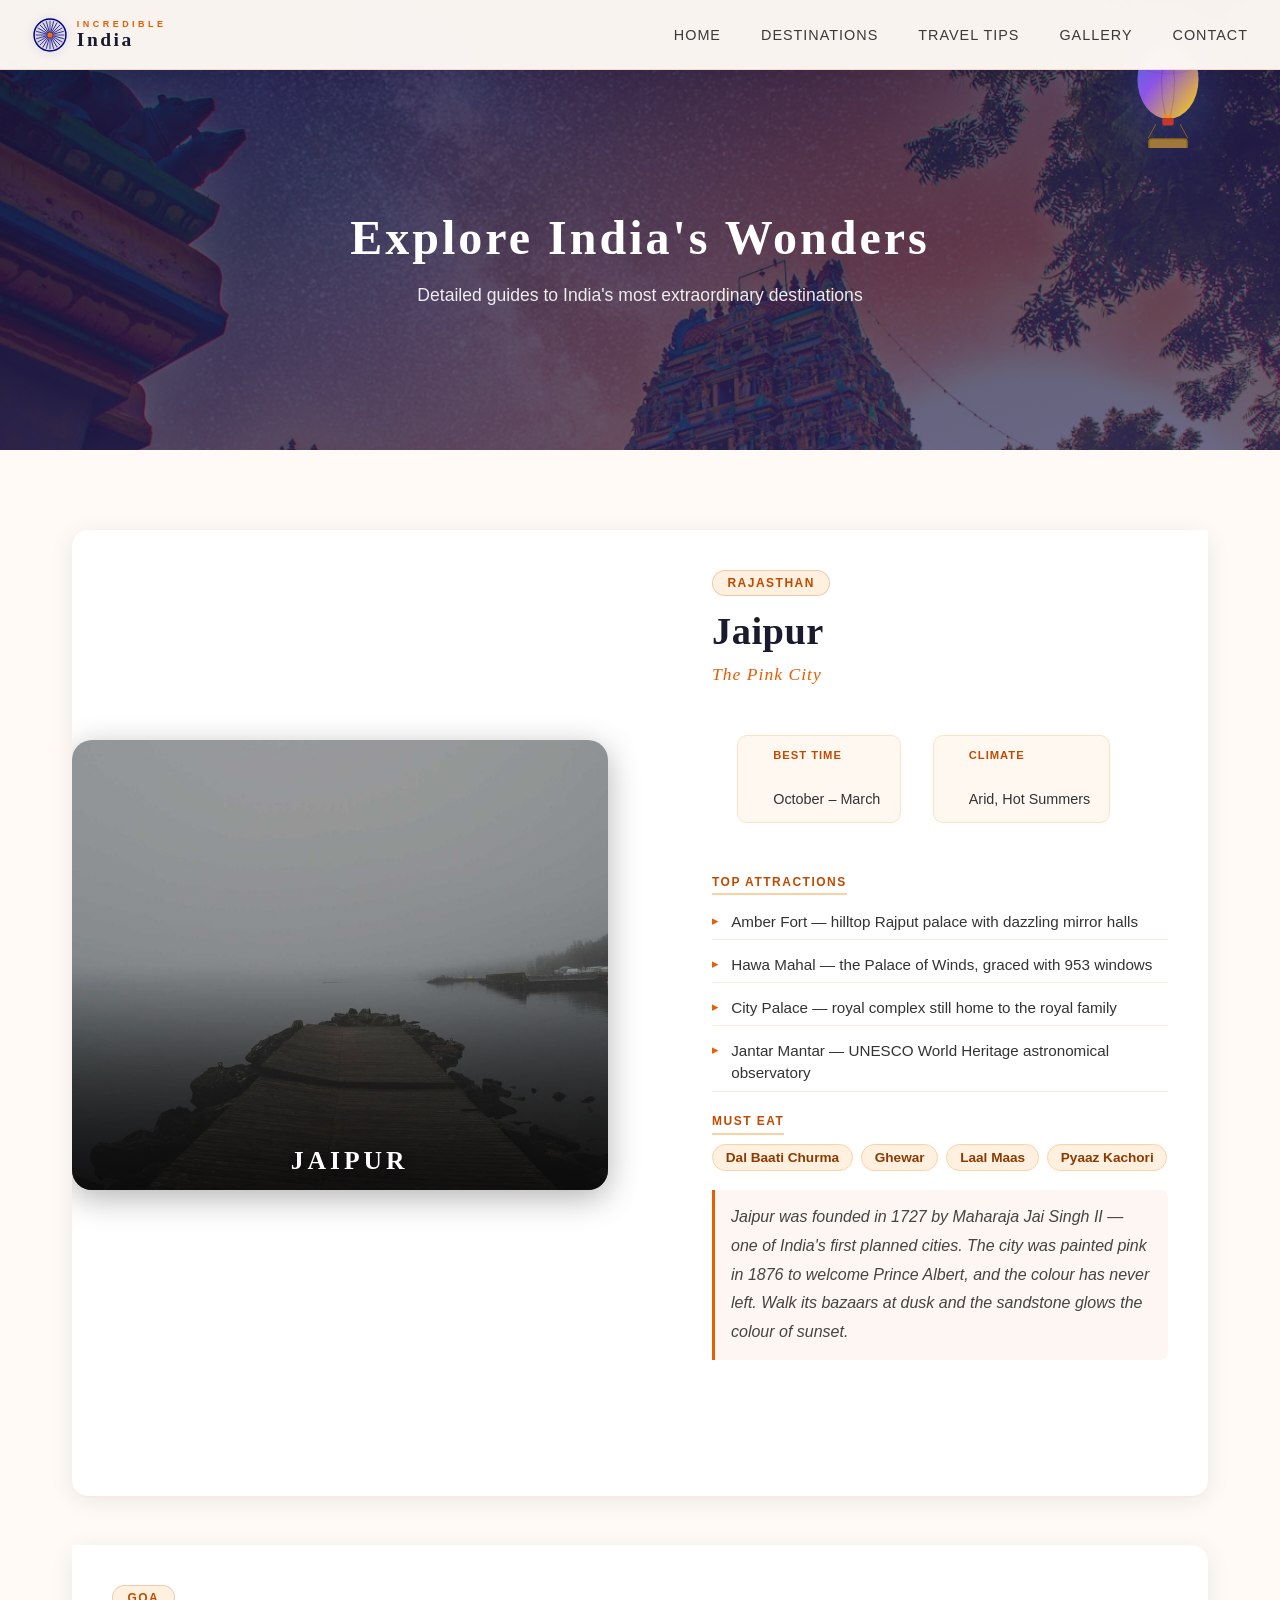
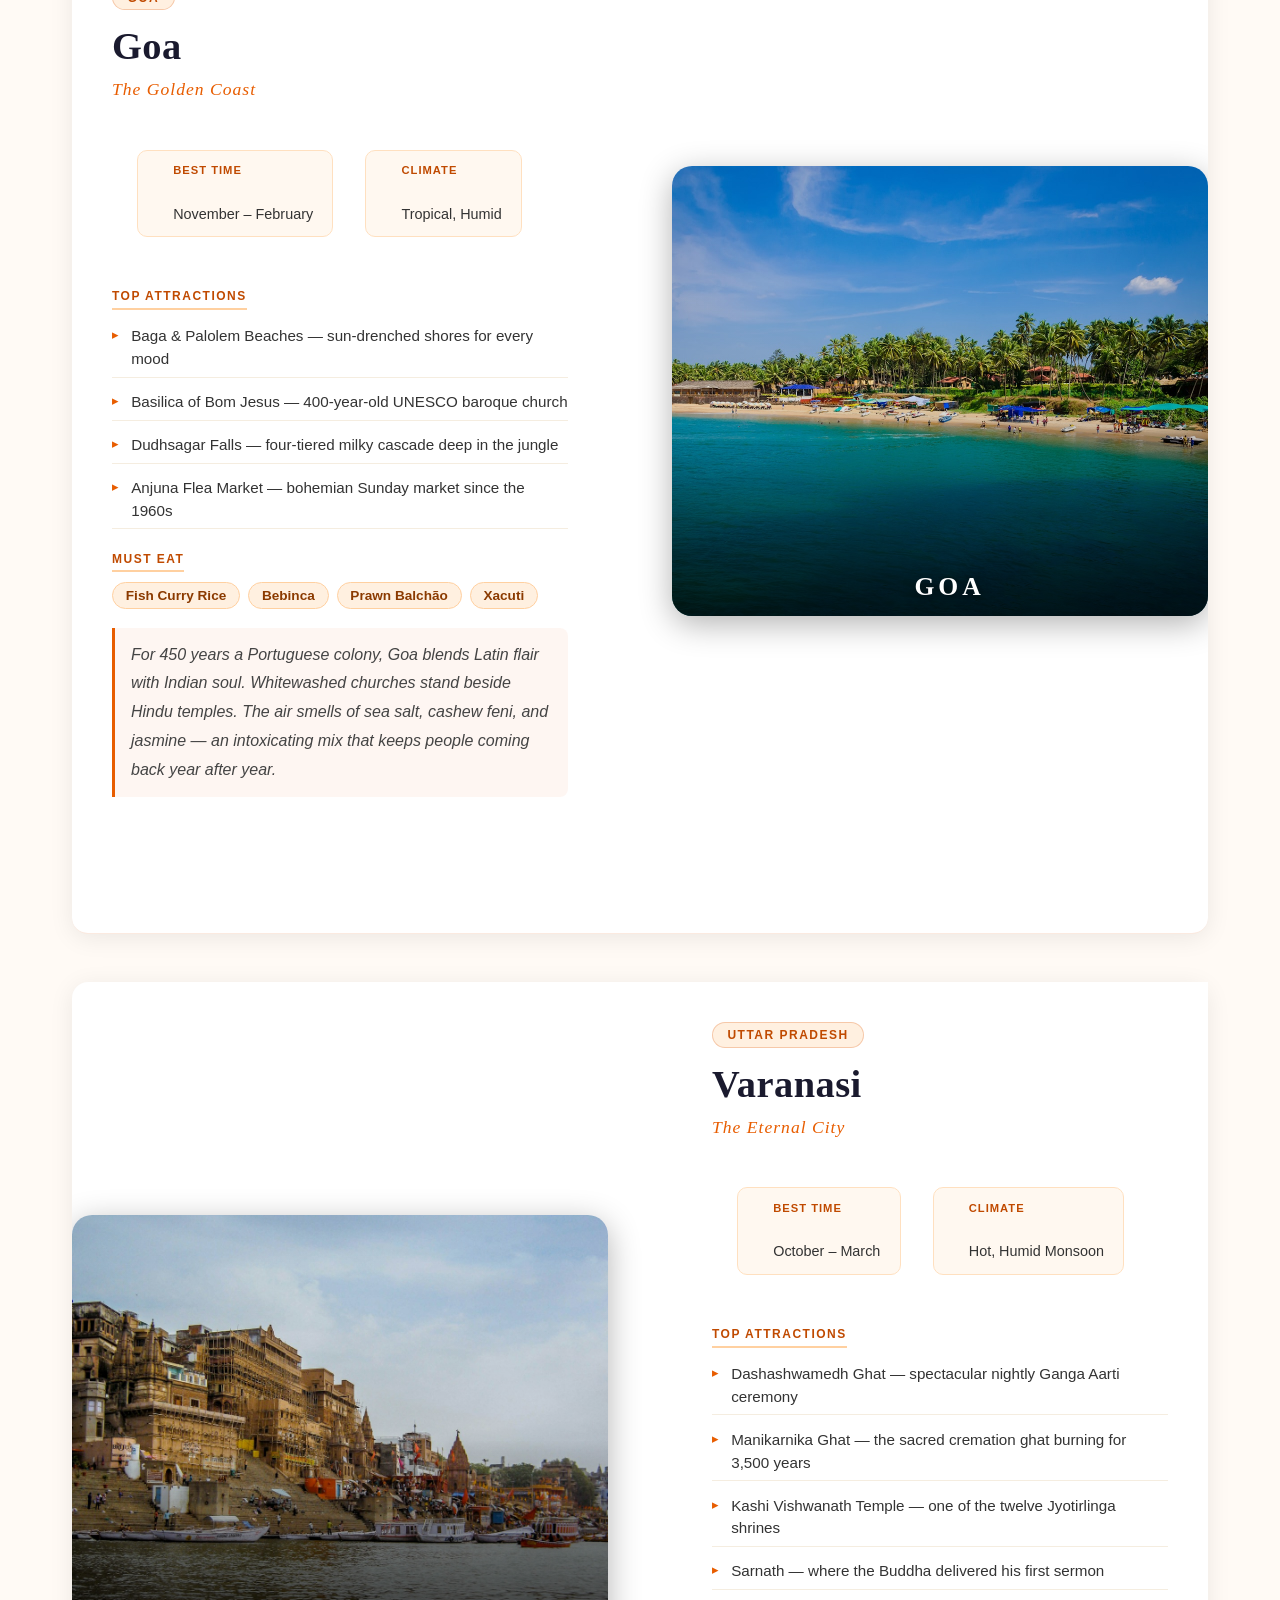
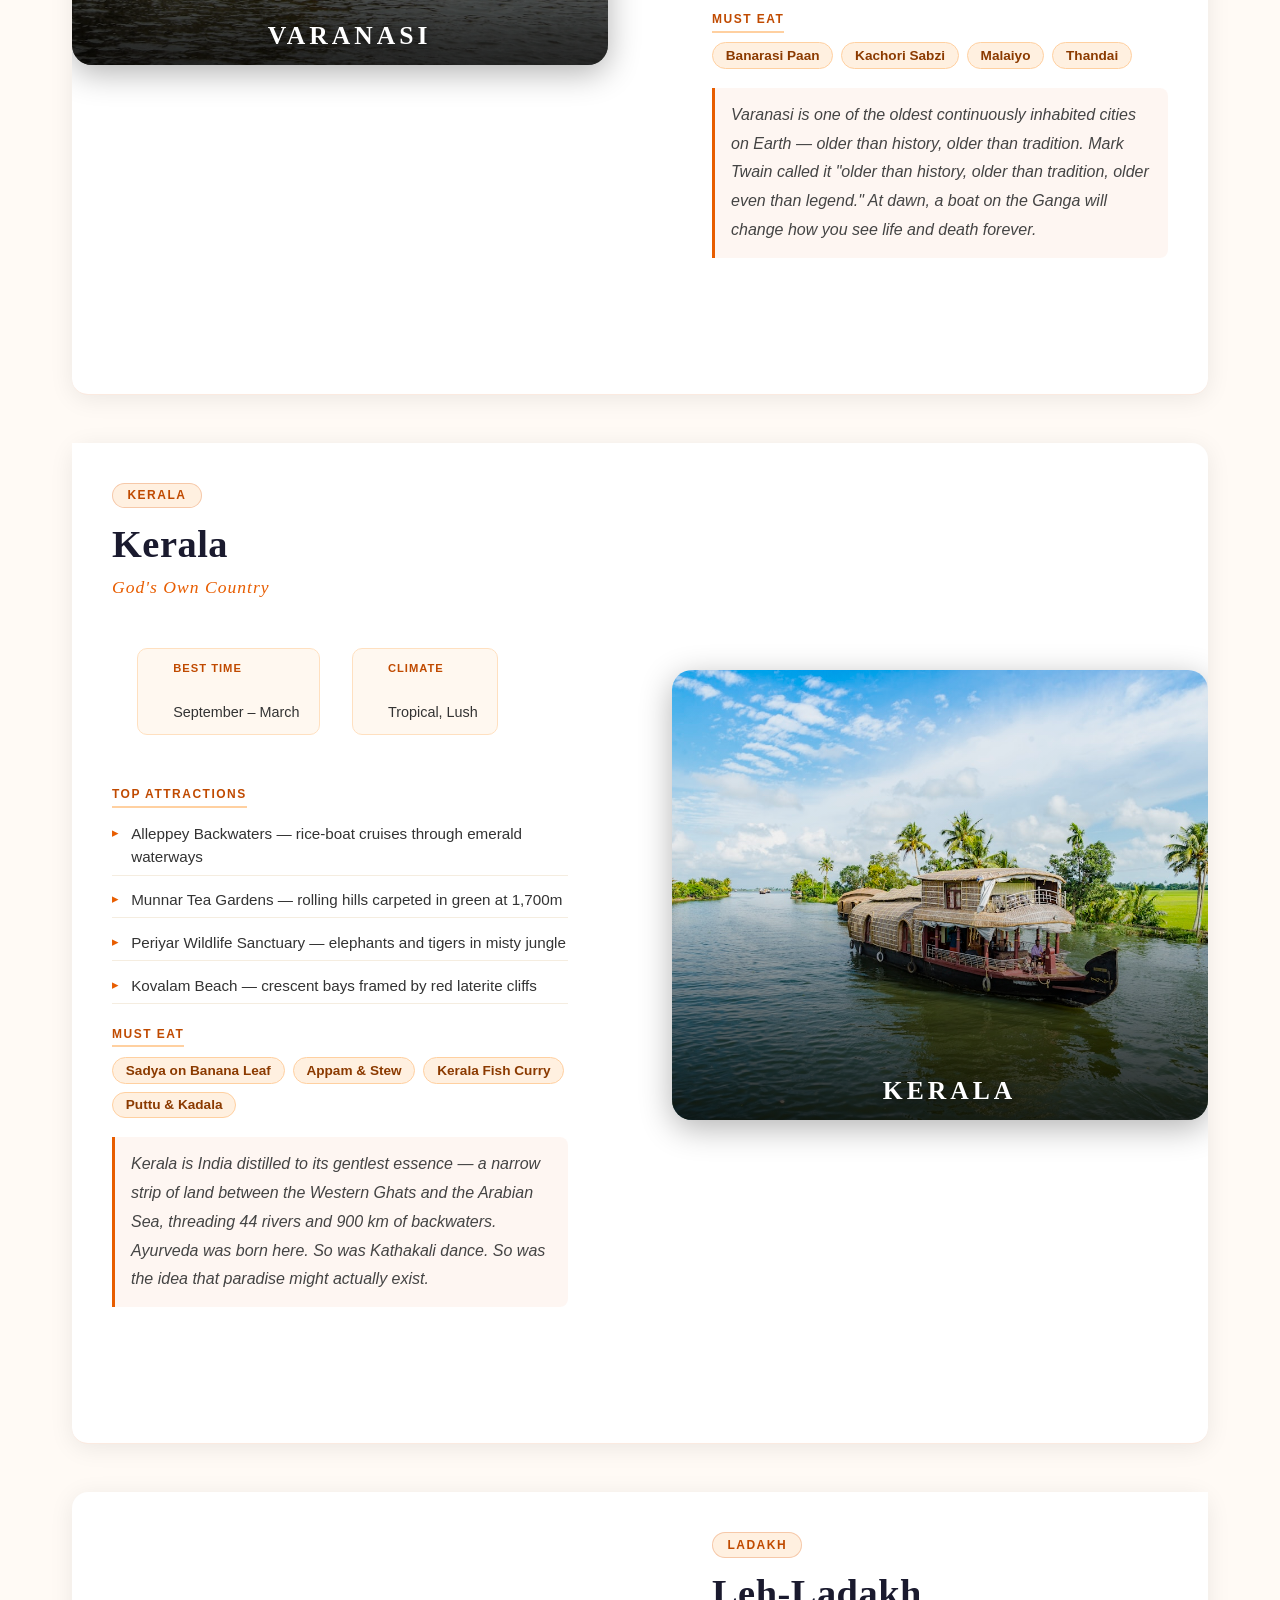
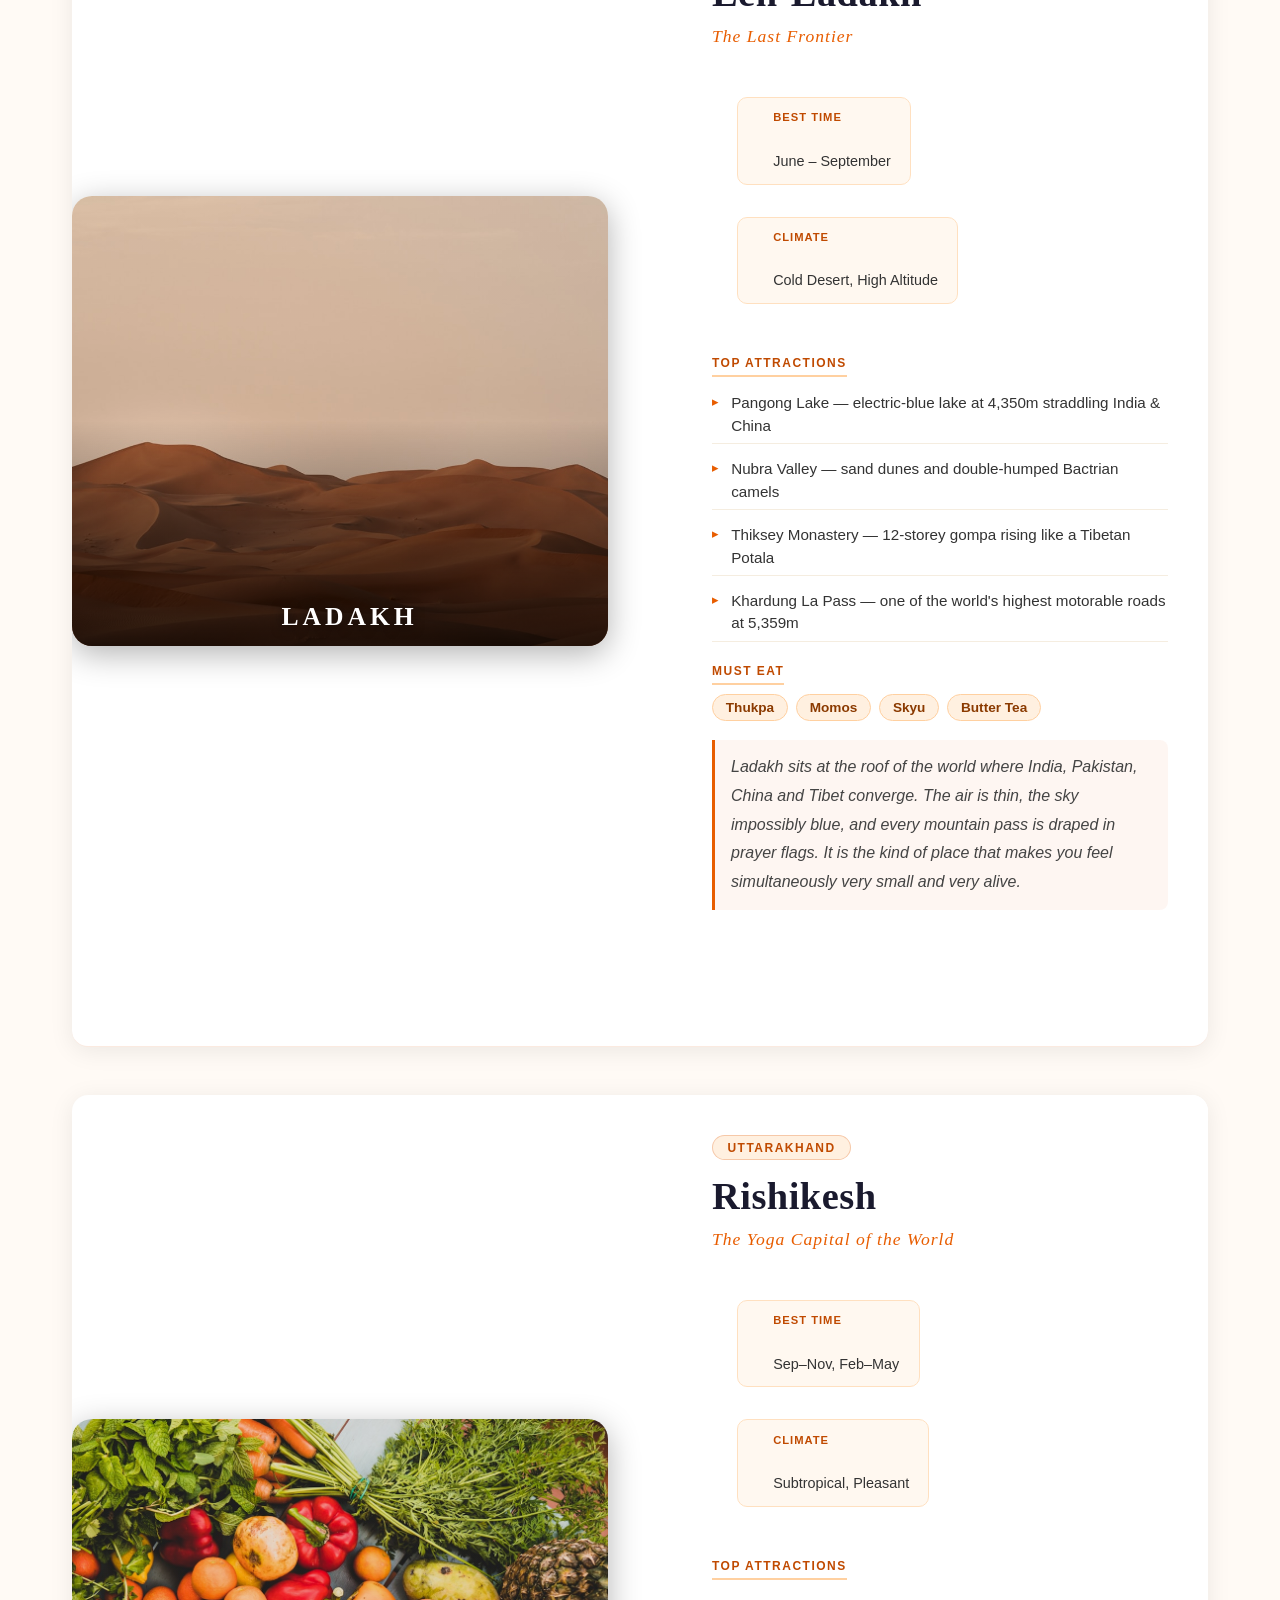
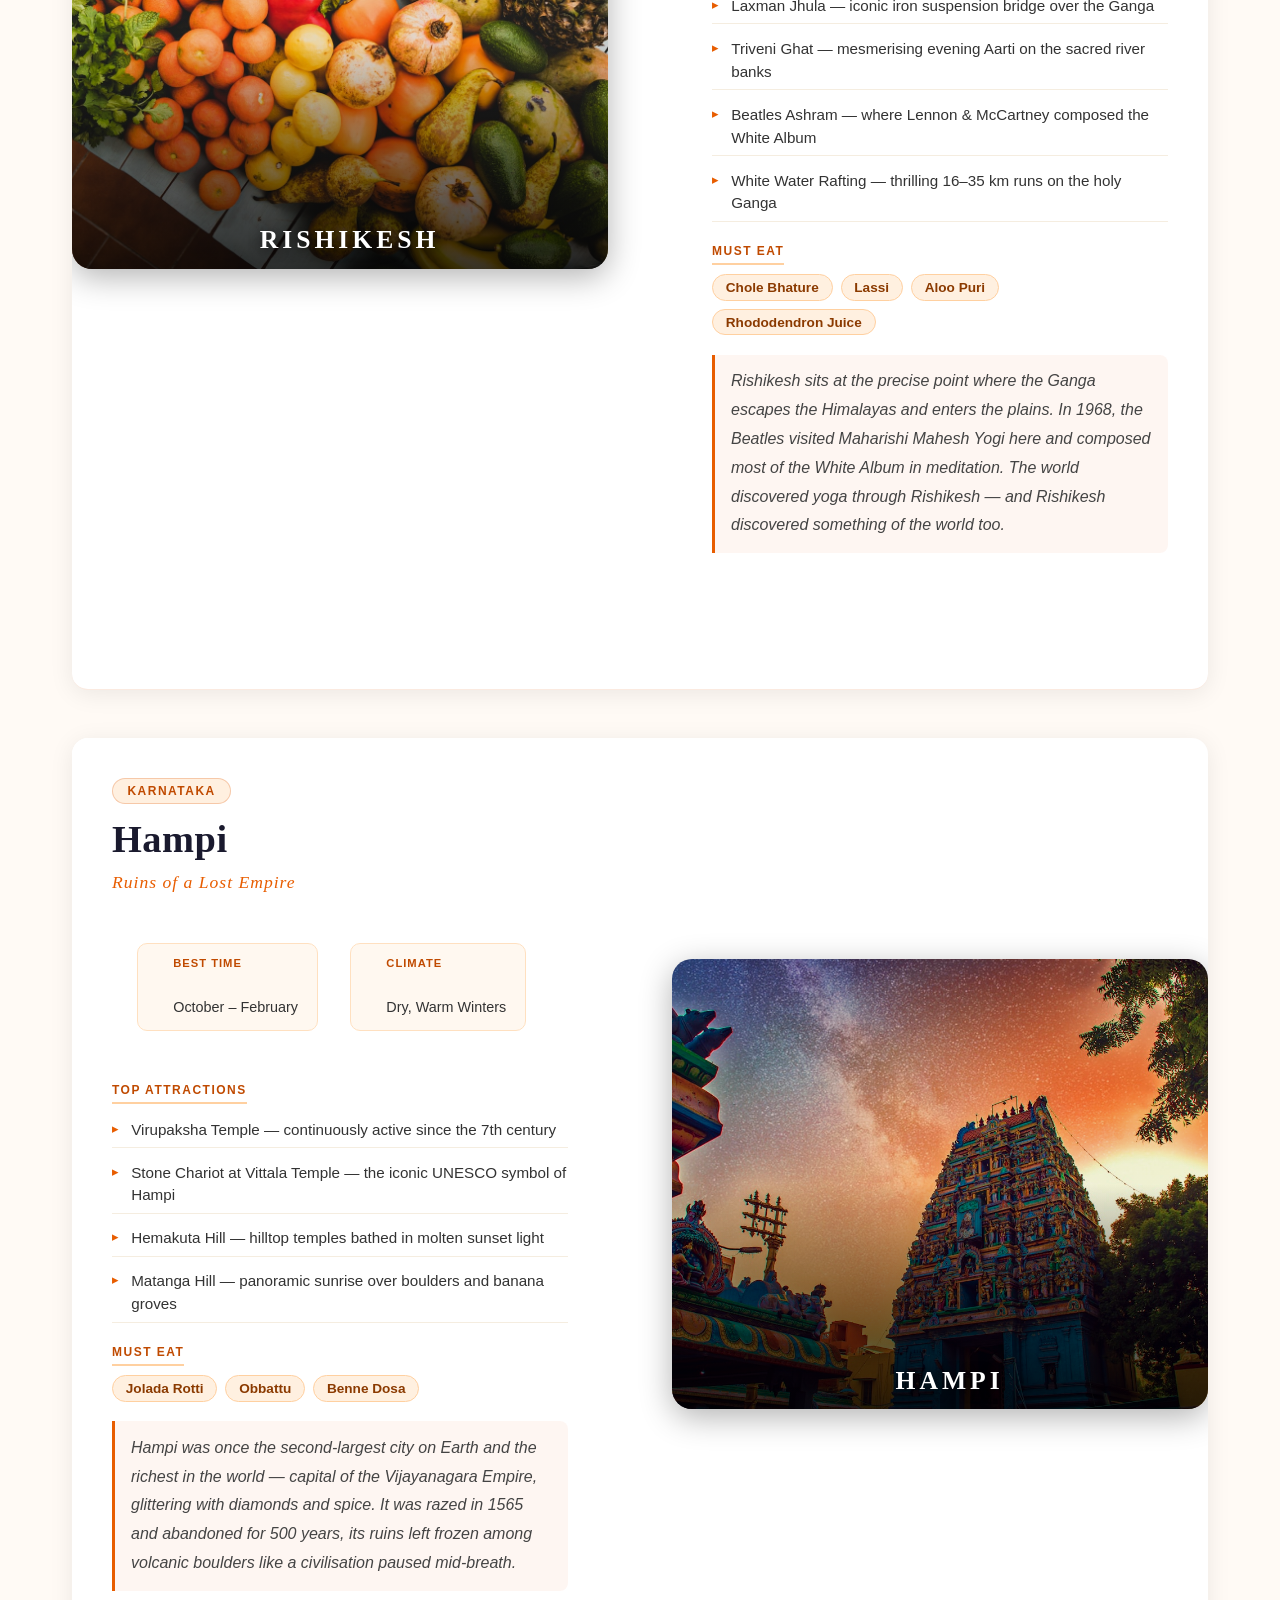
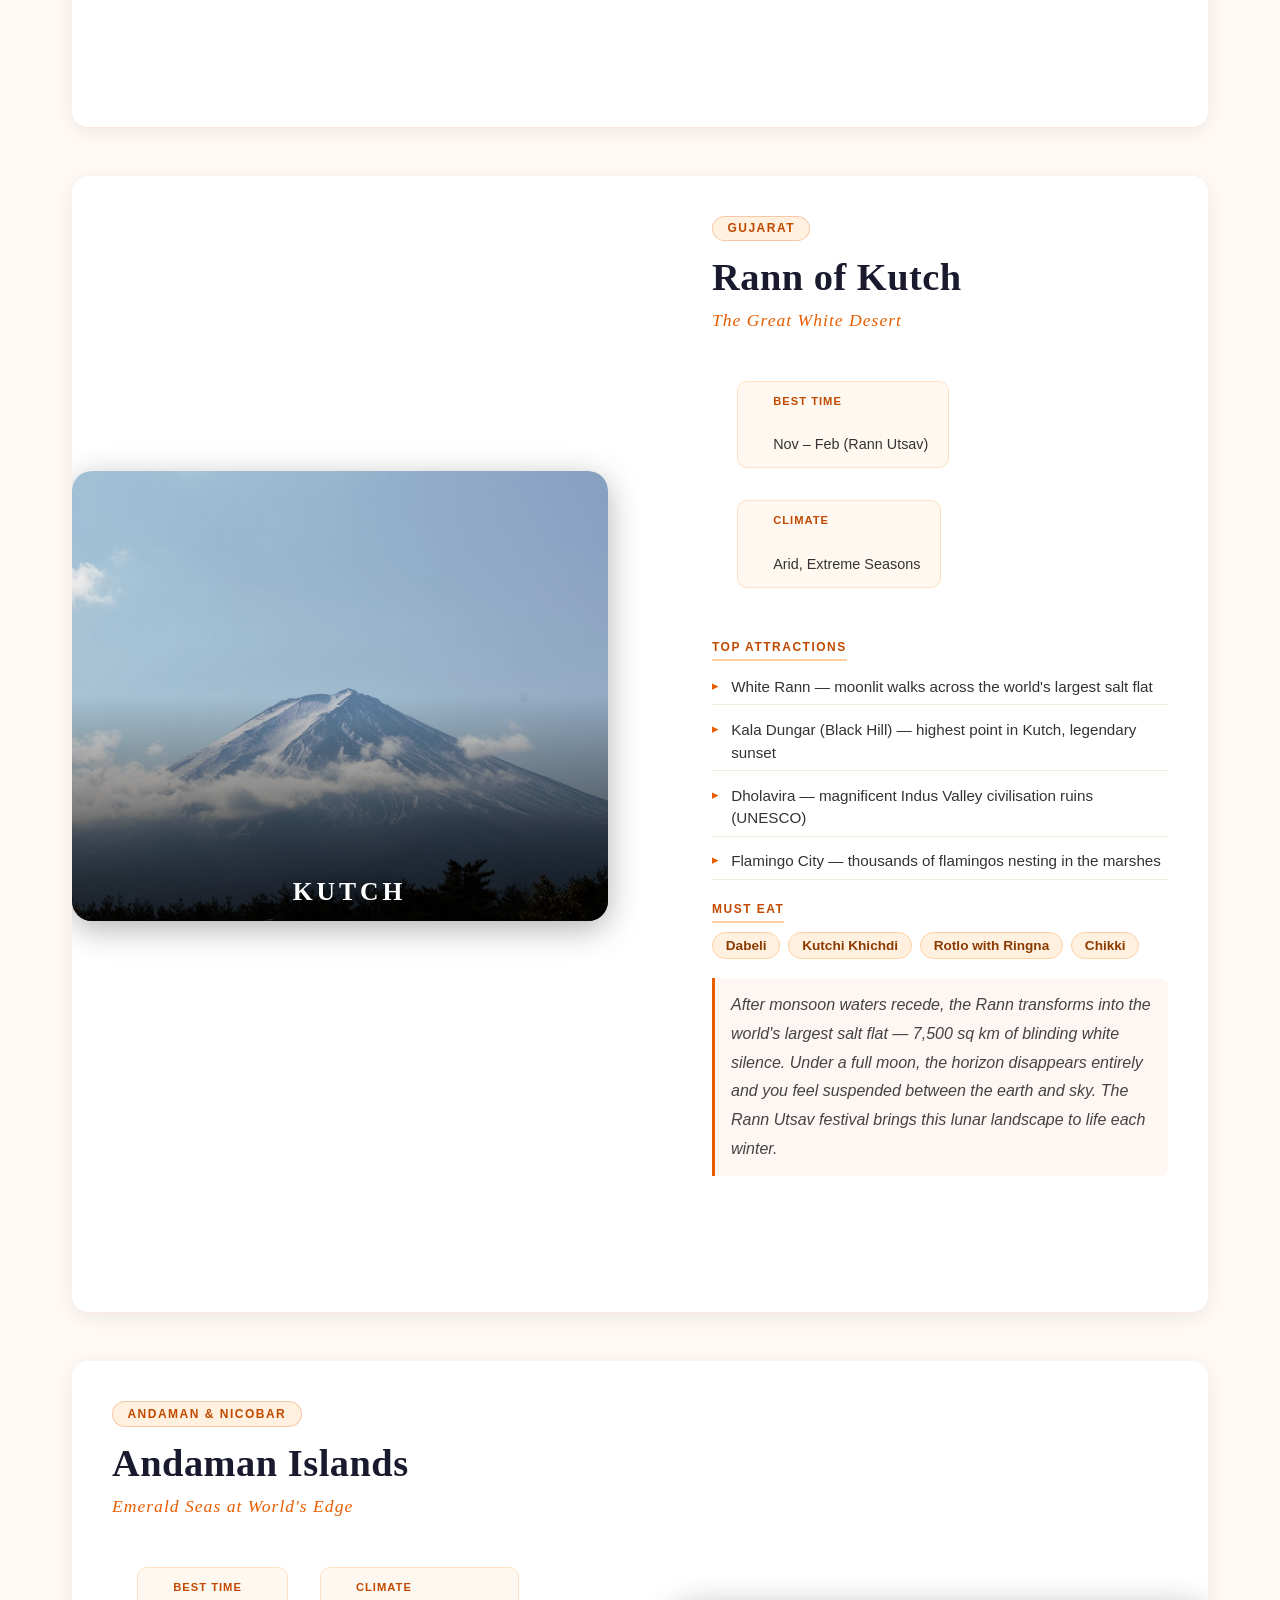
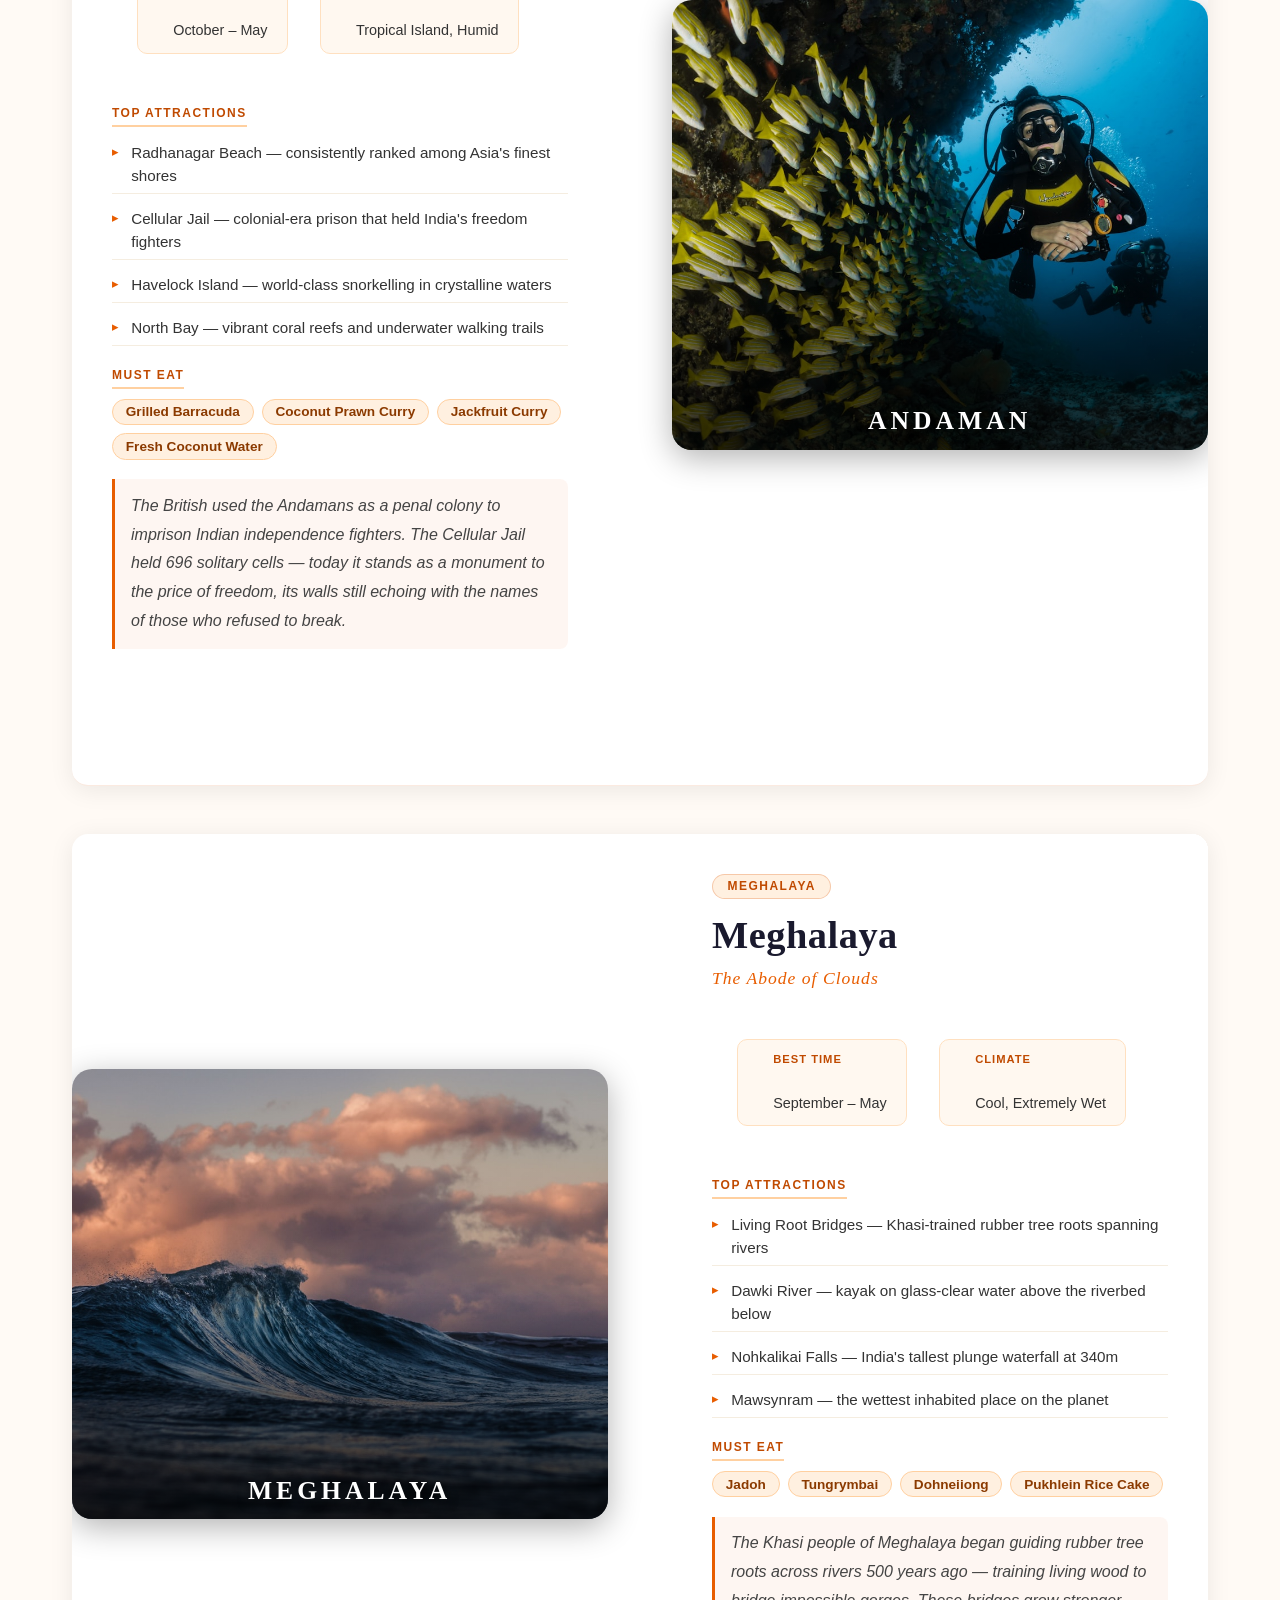
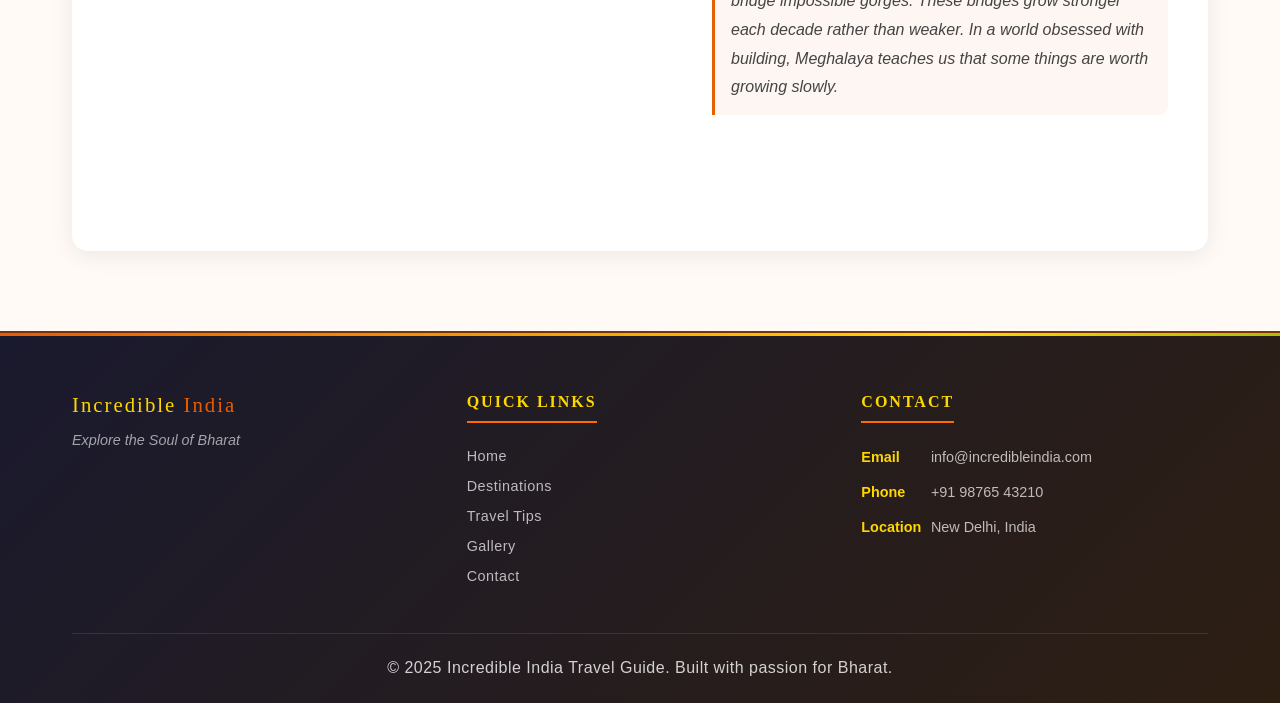
<file: destinations.html>
<!DOCTYPE html>
<html lang="en">

<head>
    <meta charset="UTF-8">
    <meta name="viewport" content="width=device-width, initial-scale=1.0">
    <title>Destinations — Incredible India Travel Guide</title>
    <meta name="description" content="Travel guides to India's best destinations — Jaipur, Goa, Varanasi, Kerala, Ladakh and more.">
    <link rel="stylesheet" href="css/style.css">
</head>

<body>

    <nav class="navbar">
        <a href="index.html" class="logo-brand"><svg class="logo-chakra" viewBox="0 0 44 44" xmlns="http://www.w3.org/2000/svg" width="36" height="36" aria-hidden="true"><circle cx="22" cy="22" r="19.5" fill="rgba(0,0,128,0.07)" stroke="#000080" stroke-width="1.8"/><g stroke="#000080" stroke-width="0.85"><line x1="22" y1="4.5" x2="22" y2="19.5" transform="rotate(0 22 22)"/><line x1="22" y1="4.5" x2="22" y2="19.5" transform="rotate(15 22 22)"/><line x1="22" y1="4.5" x2="22" y2="19.5" transform="rotate(30 22 22)"/><line x1="22" y1="4.5" x2="22" y2="19.5" transform="rotate(45 22 22)"/><line x1="22" y1="4.5" x2="22" y2="19.5" transform="rotate(60 22 22)"/><line x1="22" y1="4.5" x2="22" y2="19.5" transform="rotate(75 22 22)"/><line x1="22" y1="4.5" x2="22" y2="19.5" transform="rotate(90 22 22)"/><line x1="22" y1="4.5" x2="22" y2="19.5" transform="rotate(105 22 22)"/><line x1="22" y1="4.5" x2="22" y2="19.5" transform="rotate(120 22 22)"/><line x1="22" y1="4.5" x2="22" y2="19.5" transform="rotate(135 22 22)"/><line x1="22" y1="4.5" x2="22" y2="19.5" transform="rotate(150 22 22)"/><line x1="22" y1="4.5" x2="22" y2="19.5" transform="rotate(165 22 22)"/><line x1="22" y1="4.5" x2="22" y2="19.5" transform="rotate(180 22 22)"/><line x1="22" y1="4.5" x2="22" y2="19.5" transform="rotate(195 22 22)"/><line x1="22" y1="4.5" x2="22" y2="19.5" transform="rotate(210 22 22)"/><line x1="22" y1="4.5" x2="22" y2="19.5" transform="rotate(225 22 22)"/><line x1="22" y1="4.5" x2="22" y2="19.5" transform="rotate(240 22 22)"/><line x1="22" y1="4.5" x2="22" y2="19.5" transform="rotate(255 22 22)"/><line x1="22" y1="4.5" x2="22" y2="19.5" transform="rotate(270 22 22)"/><line x1="22" y1="4.5" x2="22" y2="19.5" transform="rotate(285 22 22)"/><line x1="22" y1="4.5" x2="22" y2="19.5" transform="rotate(300 22 22)"/><line x1="22" y1="4.5" x2="22" y2="19.5" transform="rotate(315 22 22)"/><line x1="22" y1="4.5" x2="22" y2="19.5" transform="rotate(330 22 22)"/><line x1="22" y1="4.5" x2="22" y2="19.5" transform="rotate(345 22 22)"/></g><circle cx="22" cy="22" r="3.2" fill="#FF6B00"/></svg><div class="logo-text-wrap"><span class="logo-top">Incredible</span><span class="logo-main">India</span></div></a>
        <ul class="nav-links" id="nav-links">
            <li><a href="index.html">Home</a></li>
            <li><a href="destinations.html">Destinations</a></li>
            <li><a href="travel-tips.html">Travel Tips</a></li>
            <li><a href="gallery.html">Gallery</a></li>
            <li><a href="contact.html">Contact</a></li>
        </ul>
        <div class="burger" id="burger-btn">
            <span></span>
            <span></span>
            <span></span>
        </div>
    </nav>

    <section class="page-hero">
        <div class="hero-bg"></div>
        <div class="page-anim-balloon" aria-hidden="true">
          <svg viewBox="0 0 110 175" xmlns="http://www.w3.org/2000/svg" width="70" height="112">
            <defs>
              <linearGradient id="pbgrd" x1="0%" y1="0%" x2="100%" y2="100%">
                <stop offset="0%" stop-color="#4776E6"/>
                <stop offset="40%" stop-color="#8E54E9"/>
                <stop offset="100%" stop-color="#FFD700"/>
              </linearGradient>
            </defs>
            <ellipse cx="55" cy="68" rx="48" ry="62" fill="url(#pbgrd)"/>
            <path d="M55,6 Q36,68 52,130" stroke="rgba(0,0,0,0.15)" stroke-width="1.5" fill="none"/>
            <path d="M55,6 Q74,68 58,130" stroke="rgba(0,0,0,0.15)" stroke-width="1.5" fill="none"/>
            <path d="M10,50 Q55,68 100,50" stroke="rgba(0,0,0,0.1)" stroke-width="1" fill="none"/>
            <ellipse cx="55" cy="22" rx="18" ry="10" fill="rgba(255,255,255,0.15)"/>
            <rect x="46" y="128" width="18" height="12" rx="3" fill="#c0392b"/>
            <line x1="36" y1="138" x2="24" y2="160" stroke="#8B6914" stroke-width="1.5"/>
            <line x1="74" y1="138" x2="86" y2="160" stroke="#8B6914" stroke-width="1.5"/>
            <rect x="24" y="160" width="62" height="26" rx="5" fill="#8B6914"/>
            <rect x="26" y="162" width="58" height="22" rx="4" fill="#A0783C"/>
            <g class="balloon-flame">
              <path d="M50,128 Q53,116 55,128 Q57,116 60,128" fill="rgba(255,140,0,0.95)"/>
            </g>
          </svg>
        </div>
        <div class="page-anim-bird" aria-hidden="true">
          <svg viewBox="0 0 170 75" xmlns="http://www.w3.org/2000/svg" width="110" height="50">
            <path d="M85,37 Q77,30 68,37" stroke="white" stroke-width="2" fill="none" stroke-linecap="round"/>
            <path d="M85,37 Q93,30 102,37" stroke="white" stroke-width="2" fill="none" stroke-linecap="round"/>
            <path d="M57,45 Q49,38 41,45" stroke="rgba(255,255,255,0.8)" stroke-width="1.7" fill="none" stroke-linecap="round"/>
            <path d="M57,45 Q65,38 73,45" stroke="rgba(255,255,255,0.8)" stroke-width="1.7" fill="none" stroke-linecap="round"/>
            <path d="M113,45 Q105,38 97,45" stroke="rgba(255,255,255,0.8)" stroke-width="1.7" fill="none" stroke-linecap="round"/>
            <path d="M113,45 Q121,38 129,45" stroke="rgba(255,255,255,0.8)" stroke-width="1.7" fill="none" stroke-linecap="round"/>
          </svg>
        </div>
        <div class="page-hero-content">
            <h1>Explore India's Wonders</h1>
            <p>Detailed guides to India's most extraordinary destinations</p>
        </div>
    </section>

    <main class="destinations-main">
        <div class="container">

            <div class="dest-block dest-block--normal" id="jaipur">
                <div class="dest-visual card-jaipur">
                    <div class="dest-visual-inner">
                        <div class="dest-icon"></div>
                    </div>
                    <div class="dest-city-name">JAIPUR</div>
                </div>
                <div class="dest-details">
                    <span class="dest-tag">Rajasthan</span>
                    <h2>Jaipur</h2>
                    <p class="dest-tagline">The Pink City</p>
                    <div class="dest-meta">
                        <div class="meta-item">
                            <span class="meta-icon"></span>
                            <div><strong>Best Time</strong><br>October – March</div>
                        </div>
                        <div class="meta-item">
                            <span class="meta-icon"></span>
                            <div><strong>Climate</strong><br>Arid, Hot Summers</div>
                        </div>
                    </div>
                    <div class="dest-attractions">
                        <h4>Top Attractions</h4>
                        <ul>
                            <li>Amber Fort — hilltop Rajput palace with dazzling mirror halls</li>
                            <li>Hawa Mahal — the Palace of Winds, graced with 953 windows</li>
                            <li>City Palace — royal complex still home to the royal family</li>
                            <li>Jantar Mantar — UNESCO World Heritage astronomical observatory</li>
                        </ul>
                    </div>
                    <div class="dest-food">
                        <h4>Must Eat</h4>
                        <div class="food-tags">
                            <span>Dal Baati Churma</span>
                            <span>Ghewar</span>
                            <span>Laal Maas</span>
                            <span>Pyaaz Kachori</span>
                        </div>
                    </div>
                    <p class="dest-story">
                        Jaipur was founded in 1727 by Maharaja Jai Singh II — one of India's first
                        planned cities. The city was painted pink in 1876 to welcome Prince Albert,
                        and the colour has never left. Walk its bazaars at dusk and the sandstone
                        glows the colour of sunset.
                    </p>
                </div>
            </div>

            <div class="dest-block dest-block--reverse" id="goa">
                <div class="dest-visual card-goa">
                    <div class="dest-visual-inner">
                        <div class="dest-icon"></div>
                    </div>
                    <div class="dest-city-name">GOA</div>
                </div>
                <div class="dest-details">
                    <span class="dest-tag">Goa</span>
                    <h2>Goa</h2>
                    <p class="dest-tagline">The Golden Coast</p>
                    <div class="dest-meta">
                        <div class="meta-item">
                            <span class="meta-icon"></span>
                            <div><strong>Best Time</strong><br>November – February</div>
                        </div>
                        <div class="meta-item">
                            <span class="meta-icon"></span>
                            <div><strong>Climate</strong><br>Tropical, Humid</div>
                        </div>
                    </div>
                    <div class="dest-attractions">
                        <h4>Top Attractions</h4>
                        <ul>
                            <li>Baga &amp; Palolem Beaches — sun-drenched shores for every mood</li>
                            <li>Basilica of Bom Jesus — 400-year-old UNESCO baroque church</li>
                            <li>Dudhsagar Falls — four-tiered milky cascade deep in the jungle</li>
                            <li>Anjuna Flea Market — bohemian Sunday market since the 1960s</li>
                        </ul>
                    </div>
                    <div class="dest-food">
                        <h4>Must Eat</h4>
                        <div class="food-tags">
                            <span>Fish Curry Rice</span>
                            <span>Bebinca</span>
                            <span>Prawn Balchão</span>
                            <span>Xacuti</span>
                        </div>
                    </div>
                    <p class="dest-story">
                        For 450 years a Portuguese colony, Goa blends Latin flair with Indian soul.
                        Whitewashed churches stand beside Hindu temples. The air smells of sea salt,
                        cashew feni, and jasmine — an intoxicating mix that keeps people coming back
                        year after year.
                    </p>
                </div>
            </div>

            <div class="dest-block dest-block--normal" id="varanasi">
                <div class="dest-visual card-varanasi">
                    <div class="dest-visual-inner">
                        <div class="dest-icon"></div>
                    </div>
                    <div class="dest-city-name">VARANASI</div>
                </div>
                <div class="dest-details">
                    <span class="dest-tag">Uttar Pradesh</span>
                    <h2>Varanasi</h2>
                    <p class="dest-tagline">The Eternal City</p>
                    <div class="dest-meta">
                        <div class="meta-item">
                            <span class="meta-icon"></span>
                            <div><strong>Best Time</strong><br>October – March</div>
                        </div>
                        <div class="meta-item">
                            <span class="meta-icon"></span>
                            <div><strong>Climate</strong><br>Hot, Humid Monsoon</div>
                        </div>
                    </div>
                    <div class="dest-attractions">
                        <h4>Top Attractions</h4>
                        <ul>
                            <li>Dashashwamedh Ghat — spectacular nightly Ganga Aarti ceremony</li>
                            <li>Manikarnika Ghat — the sacred cremation ghat burning for 3,500 years</li>
                            <li>Kashi Vishwanath Temple — one of the twelve Jyotirlinga shrines</li>
                            <li>Sarnath — where the Buddha delivered his first sermon</li>
                        </ul>
                    </div>
                    <div class="dest-food">
                        <h4>Must Eat</h4>
                        <div class="food-tags">
                            <span>Banarasi Paan</span>
                            <span>Kachori Sabzi</span>
                            <span>Malaiyo</span>
                            <span>Thandai</span>
                        </div>
                    </div>
                    <p class="dest-story">
                        Varanasi is one of the oldest continuously inhabited cities on Earth —
                        older than history, older than tradition. Mark Twain called it "older
                        than history, older than tradition, older even than legend." At dawn,
                        a boat on the Ganga will change how you see life and death forever.
                    </p>
                </div>
            </div>

            <div class="dest-block dest-block--reverse" id="kerala">
                <div class="dest-visual card-kerala">
                    <div class="dest-visual-inner">
                        <div class="dest-icon"></div>
                    </div>
                    <div class="dest-city-name">KERALA</div>
                </div>
                <div class="dest-details">
                    <span class="dest-tag">Kerala</span>
                    <h2>Kerala</h2>
                    <p class="dest-tagline">God's Own Country</p>
                    <div class="dest-meta">
                        <div class="meta-item">
                            <span class="meta-icon"></span>
                            <div><strong>Best Time</strong><br>September – March</div>
                        </div>
                        <div class="meta-item">
                            <span class="meta-icon"></span>
                            <div><strong>Climate</strong><br>Tropical, Lush</div>
                        </div>
                    </div>
                    <div class="dest-attractions">
                        <h4>Top Attractions</h4>
                        <ul>
                            <li>Alleppey Backwaters — rice-boat cruises through emerald waterways</li>
                            <li>Munnar Tea Gardens — rolling hills carpeted in green at 1,700m</li>
                            <li>Periyar Wildlife Sanctuary — elephants and tigers in misty jungle</li>
                            <li>Kovalam Beach — crescent bays framed by red laterite cliffs</li>
                        </ul>
                    </div>
                    <div class="dest-food">
                        <h4>Must Eat</h4>
                        <div class="food-tags">
                            <span>Sadya on Banana Leaf</span>
                            <span>Appam &amp; Stew</span>
                            <span>Kerala Fish Curry</span>
                            <span>Puttu &amp; Kadala</span>
                        </div>
                    </div>
                    <p class="dest-story">
                        Kerala is India distilled to its gentlest essence — a narrow strip of land
                        between the Western Ghats and the Arabian Sea, threading 44 rivers and
                        900 km of backwaters. Ayurveda was born here. So was Kathakali dance.
                        So was the idea that paradise might actually exist.
                    </p>
                </div>
            </div>

            <div class="dest-block dest-block--normal" id="ladakh">
                <div class="dest-visual card-ladakh">
                    <div class="dest-visual-inner">
                        <div class="dest-icon"></div>
                    </div>
                    <div class="dest-city-name">LADAKH</div>
                </div>
                <div class="dest-details">
                    <span class="dest-tag">Ladakh</span>
                    <h2>Leh-Ladakh</h2>
                    <p class="dest-tagline">The Last Frontier</p>
                    <div class="dest-meta">
                        <div class="meta-item">
                            <span class="meta-icon"></span>
                            <div><strong>Best Time</strong><br>June – September</div>
                        </div>
                        <div class="meta-item">
                            <span class="meta-icon"></span>
                            <div><strong>Climate</strong><br>Cold Desert, High Altitude</div>
                        </div>
                    </div>
                    <div class="dest-attractions">
                        <h4>Top Attractions</h4>
                        <ul>
                            <li>Pangong Lake — electric-blue lake at 4,350m straddling India &amp; China</li>
                            <li>Nubra Valley — sand dunes and double-humped Bactrian camels</li>
                            <li>Thiksey Monastery — 12-storey gompa rising like a Tibetan Potala</li>
                            <li>Khardung La Pass — one of the world's highest motorable roads at 5,359m</li>
                        </ul>
                    </div>
                    <div class="dest-food">
                        <h4>Must Eat</h4>
                        <div class="food-tags">
                            <span>Thukpa</span>
                            <span>Momos</span>
                            <span>Skyu</span>
                            <span>Butter Tea</span>
                        </div>
                    </div>
                    <p class="dest-story">
                        Ladakh sits at the roof of the world where India, Pakistan, China and
                        Tibet converge. The air is thin, the sky impossibly blue, and every
                        mountain pass is draped in prayer flags. It is the kind of place that
                        makes you feel simultaneously very small and very alive.
                    </p>
                </div>
            </div>

            <div class="dest-block dest-block--normal" id="rishikesh">
                <div class="dest-visual card-rishikesh">
                    <div class="dest-visual-inner">
                        <div class="dest-icon"></div>
                    </div>
                    <div class="dest-city-name">RISHIKESH</div>
                </div>
                <div class="dest-details">
                    <span class="dest-tag">Uttarakhand</span>
                    <h2>Rishikesh</h2>
                    <p class="dest-tagline">The Yoga Capital of the World</p>
                    <div class="dest-meta">
                        <div class="meta-item">
                            <span class="meta-icon"></span>
                            <div><strong>Best Time</strong><br>Sep–Nov, Feb–May</div>
                        </div>
                        <div class="meta-item">
                            <span class="meta-icon"></span>
                            <div><strong>Climate</strong><br>Subtropical, Pleasant</div>
                        </div>
                    </div>
                    <div class="dest-attractions">
                        <h4>Top Attractions</h4>
                        <ul>
                            <li>Laxman Jhula — iconic iron suspension bridge over the Ganga</li>
                            <li>Triveni Ghat — mesmerising evening Aarti on the sacred river banks</li>
                            <li>Beatles Ashram — where Lennon &amp; McCartney composed the White Album</li>
                            <li>White Water Rafting — thrilling 16–35 km runs on the holy Ganga</li>
                        </ul>
                    </div>
                    <div class="dest-food">
                        <h4>Must Eat</h4>
                        <div class="food-tags">
                            <span>Chole Bhature</span>
                            <span>Lassi</span>
                            <span>Aloo Puri</span>
                            <span>Rhododendron Juice</span>
                        </div>
                    </div>
                    <p class="dest-story">
                        Rishikesh sits at the precise point where the Ganga escapes the Himalayas
                        and enters the plains. In 1968, the Beatles visited Maharishi Mahesh Yogi
                        here and composed most of the White Album in meditation. The world discovered
                        yoga through Rishikesh — and Rishikesh discovered something of the world too.
                    </p>
                </div>
            </div>

            <div class="dest-block dest-block--reverse" id="hampi">
                <div class="dest-visual card-hampi">
                    <div class="dest-visual-inner">
                        <div class="dest-icon"></div>
                    </div>
                    <div class="dest-city-name">HAMPI</div>
                </div>
                <div class="dest-details">
                    <span class="dest-tag">Karnataka</span>
                    <h2>Hampi</h2>
                    <p class="dest-tagline">Ruins of a Lost Empire</p>
                    <div class="dest-meta">
                        <div class="meta-item">
                            <span class="meta-icon"></span>
                            <div><strong>Best Time</strong><br>October – February</div>
                        </div>
                        <div class="meta-item">
                            <span class="meta-icon"></span>
                            <div><strong>Climate</strong><br>Dry, Warm Winters</div>
                        </div>
                    </div>
                    <div class="dest-attractions">
                        <h4>Top Attractions</h4>
                        <ul>
                            <li>Virupaksha Temple — continuously active since the 7th century</li>
                            <li>Stone Chariot at Vittala Temple — the iconic UNESCO symbol of Hampi</li>
                            <li>Hemakuta Hill — hilltop temples bathed in molten sunset light</li>
                            <li>Matanga Hill — panoramic sunrise over boulders and banana groves</li>
                        </ul>
                    </div>
                    <div class="dest-food">
                        <h4>Must Eat</h4>
                        <div class="food-tags">
                            <span>Jolada Rotti</span>
                            <span>Obbattu</span>
                            <span>Benne Dosa</span>
                        </div>
                    </div>
                    <p class="dest-story">
                        Hampi was once the second-largest city on Earth and the richest in the world —
                        capital of the Vijayanagara Empire, glittering with diamonds and spice. It was
                        razed in 1565 and abandoned for 500 years, its ruins left frozen among volcanic
                        boulders like a civilisation paused mid-breath.
                    </p>
                </div>
            </div>

            <div class="dest-block dest-block--normal" id="kutch">
                <div class="dest-visual card-kutch">
                    <div class="dest-visual-inner">
                        <div class="dest-icon"></div>
                    </div>
                    <div class="dest-city-name">KUTCH</div>
                </div>
                <div class="dest-details">
                    <span class="dest-tag">Gujarat</span>
                    <h2>Rann of Kutch</h2>
                    <p class="dest-tagline">The Great White Desert</p>
                    <div class="dest-meta">
                        <div class="meta-item">
                            <span class="meta-icon"></span>
                            <div><strong>Best Time</strong><br>Nov – Feb (Rann Utsav)</div>
                        </div>
                        <div class="meta-item">
                            <span class="meta-icon"></span>
                            <div><strong>Climate</strong><br>Arid, Extreme Seasons</div>
                        </div>
                    </div>
                    <div class="dest-attractions">
                        <h4>Top Attractions</h4>
                        <ul>
                            <li>White Rann — moonlit walks across the world's largest salt flat</li>
                            <li>Kala Dungar (Black Hill) — highest point in Kutch, legendary sunset</li>
                            <li>Dholavira — magnificent Indus Valley civilisation ruins (UNESCO)</li>
                            <li>Flamingo City — thousands of flamingos nesting in the marshes</li>
                        </ul>
                    </div>
                    <div class="dest-food">
                        <h4>Must Eat</h4>
                        <div class="food-tags">
                            <span>Dabeli</span>
                            <span>Kutchi Khichdi</span>
                            <span>Rotlo with Ringna</span>
                            <span>Chikki</span>
                        </div>
                    </div>
                    <p class="dest-story">
                        After monsoon waters recede, the Rann transforms into the world's largest
                        salt flat — 7,500 sq km of blinding white silence. Under a full moon,
                        the horizon disappears entirely and you feel suspended between the earth
                        and sky. The Rann Utsav festival brings this lunar landscape to life each winter.
                    </p>
                </div>
            </div>

            <div class="dest-block dest-block--reverse" id="andaman">
                <div class="dest-visual card-andaman">
                    <div class="dest-visual-inner">
                        <div class="dest-icon"></div>
                    </div>
                    <div class="dest-city-name">ANDAMAN</div>
                </div>
                <div class="dest-details">
                    <span class="dest-tag">Andaman &amp; Nicobar</span>
                    <h2>Andaman Islands</h2>
                    <p class="dest-tagline">Emerald Seas at World's Edge</p>
                    <div class="dest-meta">
                        <div class="meta-item">
                            <span class="meta-icon"></span>
                            <div><strong>Best Time</strong><br>October – May</div>
                        </div>
                        <div class="meta-item">
                            <span class="meta-icon"></span>
                            <div><strong>Climate</strong><br>Tropical Island, Humid</div>
                        </div>
                    </div>
                    <div class="dest-attractions">
                        <h4>Top Attractions</h4>
                        <ul>
                            <li>Radhanagar Beach — consistently ranked among Asia's finest shores</li>
                            <li>Cellular Jail — colonial-era prison that held India's freedom fighters</li>
                            <li>Havelock Island — world-class snorkelling in crystalline waters</li>
                            <li>North Bay — vibrant coral reefs and underwater walking trails</li>
                        </ul>
                    </div>
                    <div class="dest-food">
                        <h4>Must Eat</h4>
                        <div class="food-tags">
                            <span>Grilled Barracuda</span>
                            <span>Coconut Prawn Curry</span>
                            <span>Jackfruit Curry</span>
                            <span>Fresh Coconut Water</span>
                        </div>
                    </div>
                    <p class="dest-story">
                        The British used the Andamans as a penal colony to imprison Indian
                        independence fighters. The Cellular Jail held 696 solitary cells —
                        today it stands as a monument to the price of freedom, its walls still
                        echoing with the names of those who refused to break.
                    </p>
                </div>
            </div>

            <div class="dest-block dest-block--normal" id="meghalaya">
                <div class="dest-visual card-meghalaya">
                    <div class="dest-visual-inner">
                        <div class="dest-icon"></div>
                    </div>
                    <div class="dest-city-name">MEGHALAYA</div>
                </div>
                <div class="dest-details">
                    <span class="dest-tag">Meghalaya</span>
                    <h2>Meghalaya</h2>
                    <p class="dest-tagline">The Abode of Clouds</p>
                    <div class="dest-meta">
                        <div class="meta-item">
                            <span class="meta-icon"></span>
                            <div><strong>Best Time</strong><br>September – May</div>
                        </div>
                        <div class="meta-item">
                            <span class="meta-icon"></span>
                            <div><strong>Climate</strong><br>Cool, Extremely Wet</div>
                        </div>
                    </div>
                    <div class="dest-attractions">
                        <h4>Top Attractions</h4>
                        <ul>
                            <li>Living Root Bridges — Khasi-trained rubber tree roots spanning rivers</li>
                            <li>Dawki River — kayak on glass-clear water above the riverbed below</li>
                            <li>Nohkalikai Falls — India's tallest plunge waterfall at 340m</li>
                            <li>Mawsynram — the wettest inhabited place on the planet</li>
                        </ul>
                    </div>
                    <div class="dest-food">
                        <h4>Must Eat</h4>
                        <div class="food-tags">
                            <span>Jadoh</span>
                            <span>Tungrymbai</span>
                            <span>Dohneiiong</span>
                            <span>Pukhlein Rice Cake</span>
                        </div>
                    </div>
                    <p class="dest-story">
                        The Khasi people of Meghalaya began guiding rubber tree roots across rivers
                        500 years ago — training living wood to bridge impossible gorges. These
                        bridges grow stronger each decade rather than weaker. In a world obsessed with
                        building, Meghalaya teaches us that some things are worth growing slowly.
                    </p>
                </div>
            </div>

        </div>
    </main>

    <footer class="footer">
        <div class="container">
            <div class="footer-grid">
                <div class="footer-col">
                    <div class="footer-logo">Incredible <span class="logo-accent">India</span></div>
                    <p class="footer-tagline">Explore the Soul of Bharat</p>
                    <div class="social-icons">
                        <a href="#" aria-label="Facebook"></a>
                        <a href="#" aria-label="Instagram"></a>
                        <a href="#" aria-label="Twitter"></a>
                    </div>
                </div>
                <div class="footer-col">
                    <h4>Quick Links</h4>
                    <ul class="footer-links">
                        <li><a href="index.html">Home</a></li>
                        <li><a href="destinations.html">Destinations</a></li>
                        <li><a href="travel-tips.html">Travel Tips</a></li>
                        <li><a href="gallery.html">Gallery</a></li>
                        <li><a href="contact.html">Contact</a></li>
                    </ul>
                </div>
                <div class="footer-col">
                    <h4>Contact</h4>
                    <div class="contact-item">
                        <span class="contact-label">Email</span>
                        <span>info@incredibleindia.com</span>
                    </div>
                    <div class="contact-item">
                        <span class="contact-label">Phone</span>
                        <span>+91 98765 43210</span>
                    </div>
                    <div class="contact-item">
                        <span class="contact-label">Location</span>
                        <span>New Delhi, India</span>
                    </div>
                </div>
            </div>
            <div class="footer-bottom">
                <p>© 2025 Incredible India Travel Guide. Built with passion for Bharat.</p>
            </div>
        </div>
    </footer>

<script>
(function(){
  var io=new IntersectionObserver(function(entries){
    entries.forEach(function(e){
      if(e.isIntersecting){e.target.classList.add('in-view');io.unobserve(e.target);}
    });
  },{threshold:0.12});

  document.querySelectorAll('.dest-block,.section-header,.footer,.tip-card,.gp').forEach(function(el){io.observe(el);});

  document.querySelectorAll('.sr').forEach(function(el){
    var srObs=new IntersectionObserver(function(entries){
      entries.forEach(function(e){if(e.isIntersecting){e.target.classList.add('in-view');srObs.unobserve(e.target);}});
    },{threshold:0.1});
    srObs.observe(el);
  });

  document.querySelectorAll('.btn').forEach(function(btn){
    btn.addEventListener('click',function(ev){
      var r=btn.getBoundingClientRect();
      var d=document.createElement('span');
      var s=Math.max(r.width,r.height);
      d.className='btn-ripple';
      d.style.cssText='width:'+s+'px;height:'+s+'px;left:'+(ev.clientX-r.left-s/2)+'px;top:'+(ev.clientY-r.top-s/2)+'px;';
      btn.appendChild(d);
      setTimeout(function(){d.remove();},700);
    });
  });

  var nav=document.querySelector('.navbar');
  window.addEventListener('scroll',function(){
    nav.classList.toggle('scrolled',window.scrollY>60);
  },{passive:true});

  var burger=document.getElementById('burger-btn');
  var links=document.querySelector('.nav-links');
  if(burger&&links){
    burger.addEventListener('click',function(){
      burger.classList.toggle('burger-active');
      links.classList.toggle('nav-open');
    });
  }
})();
</script>
</body>

</html>
</file>
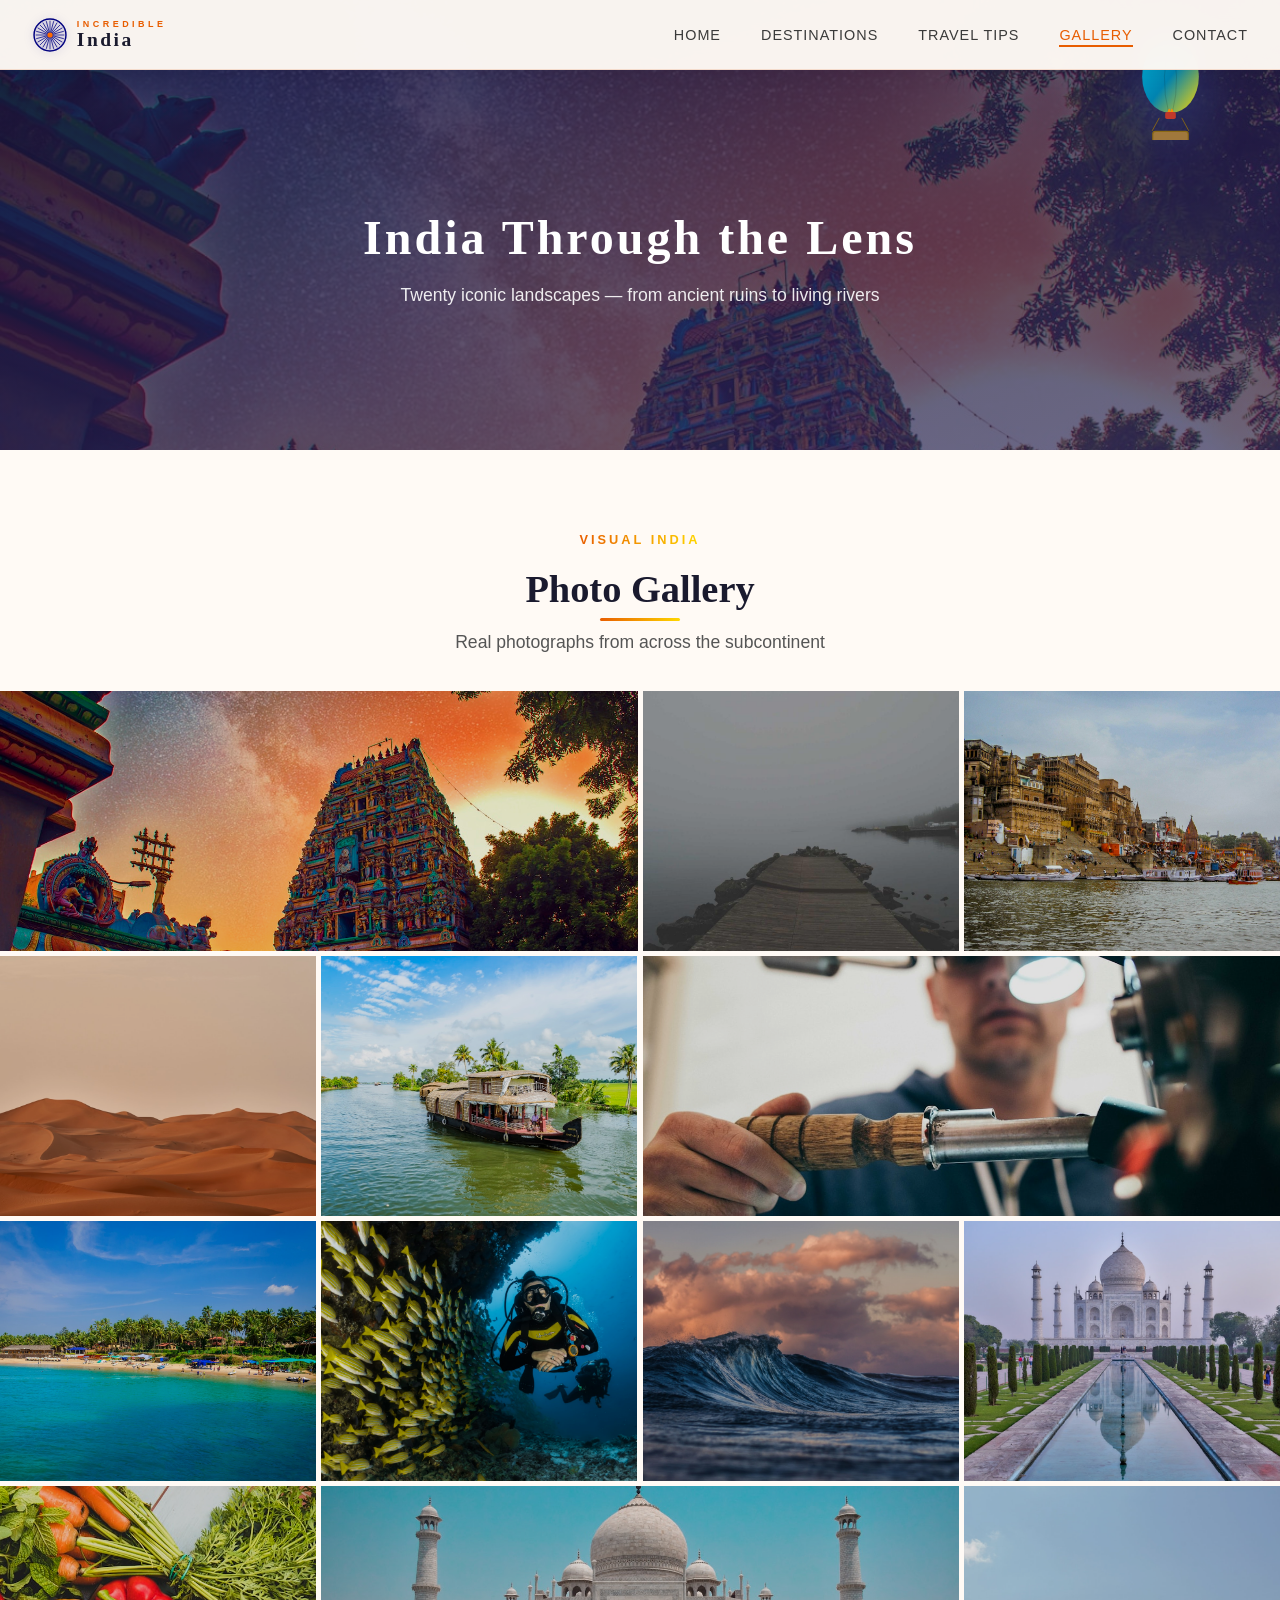
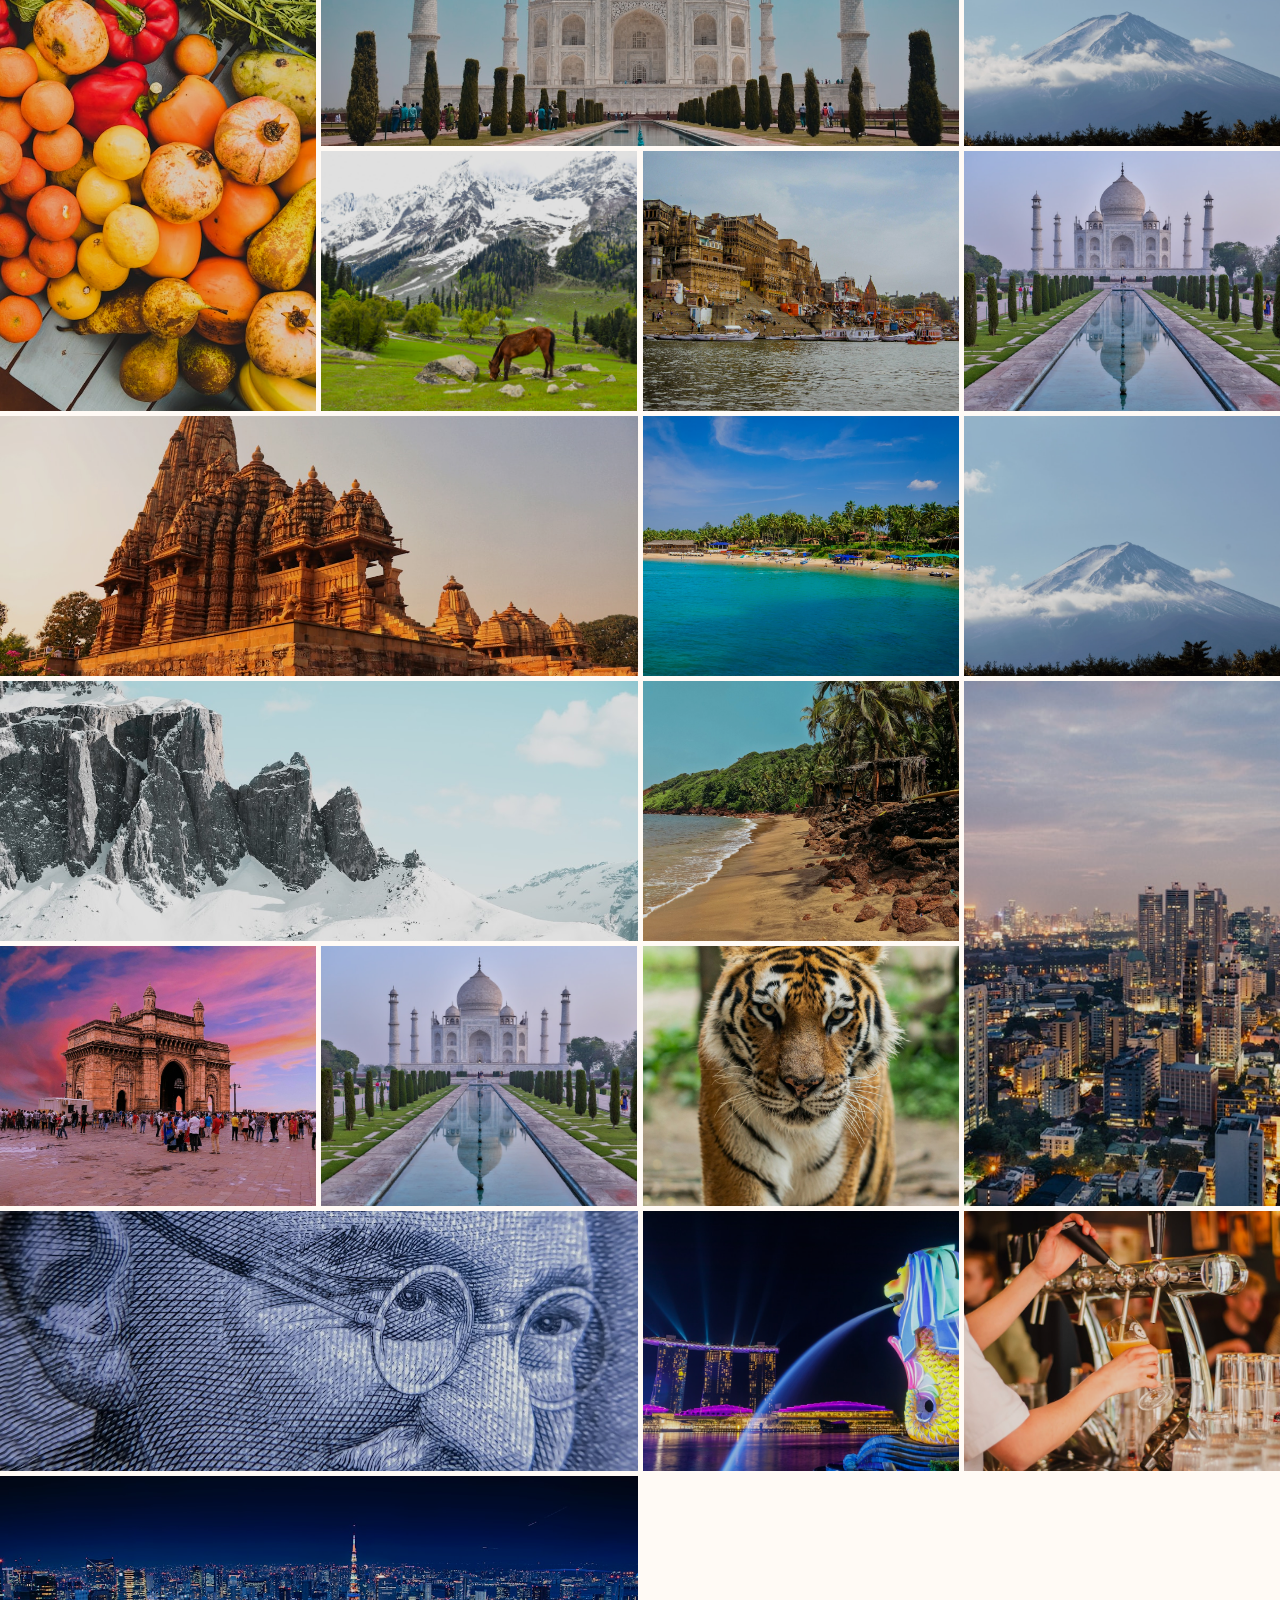
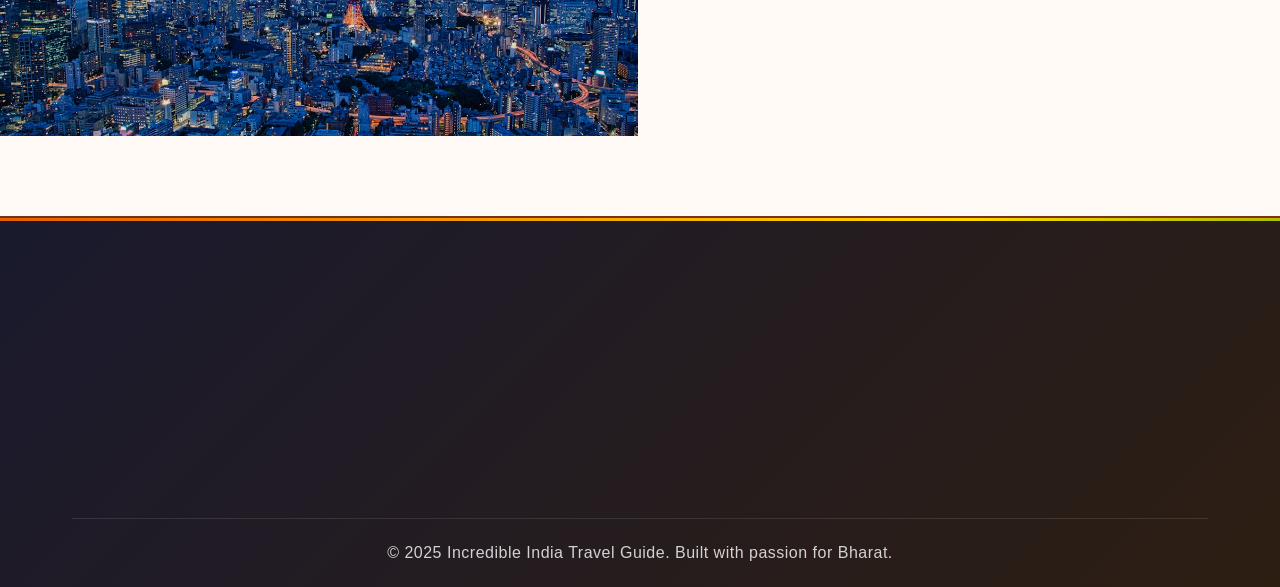
<file: gallery.html>
<!DOCTYPE html>
<html lang="en">
<head>
  <meta charset="UTF-8">
  <meta name="viewport" content="width=device-width, initial-scale=1.0">
  <title>Gallery | Incredible India</title>
  <meta name="description" content="Photos of India — from the Himalayas to the Andaman Sea.">
  <link rel="stylesheet" href="css/style.css">
</head>
<body>

<nav class="navbar">
  <a href="index.html" class="logo-brand"><svg class="logo-chakra" viewBox="0 0 44 44" xmlns="http://www.w3.org/2000/svg" width="36" height="36" aria-hidden="true"><circle cx="22" cy="22" r="19.5" fill="rgba(0,0,128,0.07)" stroke="#000080" stroke-width="1.8"/><g stroke="#000080" stroke-width="0.85"><line x1="22" y1="4.5" x2="22" y2="19.5" transform="rotate(0 22 22)"/><line x1="22" y1="4.5" x2="22" y2="19.5" transform="rotate(15 22 22)"/><line x1="22" y1="4.5" x2="22" y2="19.5" transform="rotate(30 22 22)"/><line x1="22" y1="4.5" x2="22" y2="19.5" transform="rotate(45 22 22)"/><line x1="22" y1="4.5" x2="22" y2="19.5" transform="rotate(60 22 22)"/><line x1="22" y1="4.5" x2="22" y2="19.5" transform="rotate(75 22 22)"/><line x1="22" y1="4.5" x2="22" y2="19.5" transform="rotate(90 22 22)"/><line x1="22" y1="4.5" x2="22" y2="19.5" transform="rotate(105 22 22)"/><line x1="22" y1="4.5" x2="22" y2="19.5" transform="rotate(120 22 22)"/><line x1="22" y1="4.5" x2="22" y2="19.5" transform="rotate(135 22 22)"/><line x1="22" y1="4.5" x2="22" y2="19.5" transform="rotate(150 22 22)"/><line x1="22" y1="4.5" x2="22" y2="19.5" transform="rotate(165 22 22)"/><line x1="22" y1="4.5" x2="22" y2="19.5" transform="rotate(180 22 22)"/><line x1="22" y1="4.5" x2="22" y2="19.5" transform="rotate(195 22 22)"/><line x1="22" y1="4.5" x2="22" y2="19.5" transform="rotate(210 22 22)"/><line x1="22" y1="4.5" x2="22" y2="19.5" transform="rotate(225 22 22)"/><line x1="22" y1="4.5" x2="22" y2="19.5" transform="rotate(240 22 22)"/><line x1="22" y1="4.5" x2="22" y2="19.5" transform="rotate(255 22 22)"/><line x1="22" y1="4.5" x2="22" y2="19.5" transform="rotate(270 22 22)"/><line x1="22" y1="4.5" x2="22" y2="19.5" transform="rotate(285 22 22)"/><line x1="22" y1="4.5" x2="22" y2="19.5" transform="rotate(300 22 22)"/><line x1="22" y1="4.5" x2="22" y2="19.5" transform="rotate(315 22 22)"/><line x1="22" y1="4.5" x2="22" y2="19.5" transform="rotate(330 22 22)"/><line x1="22" y1="4.5" x2="22" y2="19.5" transform="rotate(345 22 22)"/></g><circle cx="22" cy="22" r="3.2" fill="#FF6B00"/></svg><div class="logo-text-wrap"><span class="logo-top">Incredible</span><span class="logo-main">India</span></div></a>
  <ul class="nav-links" id="nav-links">
    <li><a href="index.html">Home</a></li>
    <li><a href="destinations.html">Destinations</a></li>
    <li><a href="travel-tips.html">Travel Tips</a></li>
    <li><a href="gallery.html" class="active">Gallery</a></li>
    <li><a href="contact.html">Contact</a></li>
  </ul>
  <div class="burger" id="burger-btn">
    <span></span><span></span><span></span>
  </div>
</nav>

<section class="page-hero">
  <div class="hero-bg"></div>
  <div class="page-anim-balloon" aria-hidden="true">
    <svg viewBox="0 0 110 175" xmlns="http://www.w3.org/2000/svg" width="65" height="104">
      <defs>
        <linearGradient id="gbgrd" x1="0%" y1="0%" x2="100%" y2="100%">
          <stop offset="0%" stop-color="#00b4db"/>
          <stop offset="50%" stop-color="#0083b0"/>
          <stop offset="100%" stop-color="#FFD700"/>
        </linearGradient>
      </defs>
      <ellipse cx="55" cy="68" rx="48" ry="62" fill="url(#gbgrd)"/>
      <path d="M55,6 Q36,68 52,130" stroke="rgba(0,0,0,0.15)" stroke-width="1.5" fill="none"/>
      <path d="M55,6 Q74,68 58,130" stroke="rgba(0,0,0,0.15)" stroke-width="1.5" fill="none"/>
      <ellipse cx="55" cy="22" rx="18" ry="10" fill="rgba(255,255,255,0.15)"/>
      <rect x="46" y="128" width="18" height="12" rx="3" fill="#c0392b"/>
      <line x1="36" y1="138" x2="24" y2="160" stroke="#8B6914" stroke-width="1.5"/>
      <line x1="74" y1="138" x2="86" y2="160" stroke="#8B6914" stroke-width="1.5"/>
      <rect x="24" y="160" width="62" height="26" rx="5" fill="#8B6914"/>
      <rect x="26" y="162" width="58" height="22" rx="4" fill="#A0783C"/>
      <g class="balloon-flame">
        <path d="M50,128 Q53,116 55,128 Q57,116 60,128" fill="rgba(255,140,0,0.95)"/>
      </g>
    </svg>
  </div>
  <div class="page-anim-bird" aria-hidden="true">
    <svg viewBox="0 0 170 75" xmlns="http://www.w3.org/2000/svg" width="110" height="50">
      <path d="M85,37 Q77,30 68,37" stroke="white" stroke-width="2" fill="none" stroke-linecap="round"/>
      <path d="M85,37 Q93,30 102,37" stroke="white" stroke-width="2" fill="none" stroke-linecap="round"/>
      <path d="M57,45 Q49,38 41,45" stroke="rgba(255,255,255,0.75)" stroke-width="1.7" fill="none" stroke-linecap="round"/>
      <path d="M57,45 Q65,38 73,45" stroke="rgba(255,255,255,0.75)" stroke-width="1.7" fill="none" stroke-linecap="round"/>
      <path d="M113,45 Q105,38 97,45" stroke="rgba(255,255,255,0.75)" stroke-width="1.7" fill="none" stroke-linecap="round"/>
      <path d="M113,45 Q121,38 129,45" stroke="rgba(255,255,255,0.75)" stroke-width="1.7" fill="none" stroke-linecap="round"/>
    </svg>
  </div>
  <div class="page-hero-content">
    <h1>India Through the Lens</h1>
    <p>Twenty iconic landscapes — from ancient ruins to living rivers</p>
  </div>
</section>

<section class="gallery-section">
  <div class="container">
    <div class="section-header">
      <span class="section-tag">Visual India</span>
      <h2>Photo Gallery</h2>
      <p>Real photographs from across the subcontinent</p>
    </div>
  </div>

  <div class="gallery-grid-new">

    <div class="gp gp-wide">
      <img src="images/hampi.jpg" alt="Hampi Ruins, Karnataka" loading="lazy">
      <div class="gp-caption"><h4>Hampi, Karnataka</h4><p>Echoes of a Lost Empire</p></div>
    </div>

    <div class="gp">
      <img src="images/jaipur.jpg" alt="Hawa Mahal, Jaipur" loading="lazy">
      <div class="gp-caption"><h4>Jaipur, Rajasthan</h4><p>The Pink City</p></div>
    </div>

    <div class="gp">
      <img src="images/varanasi.jpg" alt="Varanasi Ghats at Dawn" loading="lazy">
      <div class="gp-caption"><h4>Varanasi at Dawn</h4><p>Ghats of Eternity</p></div>
    </div>

    <div class="gp">
      <img src="images/ladakh.jpg" alt="Leh-Ladakh Mountains" loading="lazy">
      <div class="gp-caption"><h4>Leh-Ladakh</h4><p>Roof of the World</p></div>
    </div>

    <div class="gp">
      <img src="images/kerala.jpg" alt="Kerala Backwaters" loading="lazy">
      <div class="gp-caption"><h4>Kerala Backwaters</h4><p>God's Own Country</p></div>
    </div>

    <div class="gp gp-wide">
      <img src="images/pangong.jpg" alt="Pangong Lake Ladakh" loading="lazy">
      <div class="gp-caption"><h4>Pangong Lake, Ladakh</h4><p>Mirror at the Roof of the World</p></div>
    </div>

    <div class="gp">
      <img src="images/goa.jpg" alt="Goa Beach" loading="lazy">
      <div class="gp-caption"><h4>Goa</h4><p>Golden Shores</p></div>
    </div>

    <div class="gp">
      <img src="images/andaman.jpg" alt="Andaman Islands Beach" loading="lazy">
      <div class="gp-caption"><h4>Andaman Islands</h4><p>Emerald Seas</p></div>
    </div>

    <div class="gp">
      <img src="images/meghalaya.jpg" alt="Meghalaya Waterfall" loading="lazy">
      <div class="gp-caption"><h4>Meghalaya</h4><p>Abode of Clouds</p></div>
    </div>

    <div class="gp">
      <img src="images/rajasthan.jpg" alt="Rajasthan Desert" loading="lazy">
      <div class="gp-caption"><h4>Thar Desert, Rajasthan</h4><p>Golden Infinity</p></div>
    </div>

    <div class="gp gp-tall">
      <img src="images/rishikesh.jpg" alt="Rishikesh Ganga River" loading="lazy">
      <div class="gp-caption"><h4>Rishikesh</h4><p>Where Rivers Touch Heaven</p></div>
    </div>

    <div class="gp gp-wide">
      <img src="images/taj.jpg" alt="Taj Mahal Agra" loading="lazy">
      <div class="gp-caption"><h4>Taj Mahal, Agra</h4><p>Monument of Eternal Love</p></div>
    </div>

    <div class="gp">
      <img src="images/kutch.jpg" alt="Rann of Kutch" loading="lazy">
      <div class="gp-caption"><h4>Rann of Kutch</h4><p>White Silence</p></div>
    </div>

    <div class="gp">
      <img src="images/hero-india.jpg" alt="Indian Mountains" loading="lazy">
      <div class="gp-caption"><h4>Himalayan Valleys</h4><p>Silence Above the Clouds</p></div>
    </div>

    <div class="gp">
      <img src="images/varanasi.jpg" alt="Ganga Aarti Varanasi" loading="lazy">
      <div class="gp-caption"><h4>Ganga Aarti</h4><p>Flames of the Eternal</p></div>
    </div>

    <div class="gp">
      <img src="images/rajasthan.jpg" alt="Mehrangarh Fort Rajasthan" loading="lazy">
      <div class="gp-caption"><h4>Mehrangarh Fort</h4><p>Desert Fortress</p></div>
    </div>

    <div class="gp gp-wide">
      <img src="images/valley.jpg" alt="Valley of Flowers Uttarakhand" loading="lazy">
      <div class="gp-caption"><h4>Valley of Flowers, Uttarakhand</h4><p>Blooms Beyond the Clouds</p></div>
    </div>

    <div class="gp">
      <img src="images/goa.jpg" alt="Goa Sunset Beach" loading="lazy">
      <div class="gp-caption"><h4>Goa at Sunset</h4><p>Colours of the West</p></div>
    </div>

    <div class="gp">
      <img src="images/kutch.jpg" alt="Kutch Under Stars" loading="lazy">
      <div class="gp-caption"><h4>Kutch Under Stars</h4><p>A Sky Full of Stories</p></div>
    </div>

    <div class="gp gp-wide">
      <img src="images/golden-temple.jpg" alt="Golden Temple Amritsar" loading="lazy">
      <div class="gp-caption"><h4>Golden Temple, Amritsar</h4><p>Mirror of the Divine</p></div>
    </div>

    <div class="gp">
      <img src="images/mysore-palace.jpg" alt="Mysore Palace at Night" loading="lazy">
      <div class="gp-caption"><h4>Mysore Palace</h4><p>A Kingdom Lit in Gold</p></div>
    </div>

    <div class="gp gp-tall">
      <img src="images/holi-festival.jpg" alt="Holi Festival India" loading="lazy">
      <div class="gp-caption"><h4>Holi Festival</h4><p>The Festival of Colours</p></div>
    </div>

    <div class="gp">
      <img src="images/mumbai-gateway.jpg" alt="Gateway of India Mumbai" loading="lazy">
      <div class="gp-caption"><h4>Gateway of India, Mumbai</h4><p>Where the Sea Meets History</p></div>
    </div>

    <div class="gp">
      <img src="images/jaisalmer-fort.jpg" alt="Jaisalmer Fort Rajasthan" loading="lazy">
      <div class="gp-caption"><h4>Jaisalmer Fort</h4><p>The Living Fort of Gold</p></div>
    </div>

    <div class="gp gp-wide">
      <img src="images/coorg.jpg" alt="Coorg Coffee Plantations Karnataka" loading="lazy">
      <div class="gp-caption"><h4>Coorg, Karnataka</h4><p>Scotland of India</p></div>
    </div>

    <div class="gp">
      <img src="images/tiger-corbett.jpg" alt="Tiger Jim Corbett National Park" loading="lazy">
      <div class="gp-caption"><h4>Jim Corbett National Park</h4><p>Bengal Tiger Country</p></div>
    </div>

    <div class="gp">
      <img src="images/konark-temple.jpg" alt="Konark Sun Temple Odisha" loading="lazy">
      <div class="gp-caption"><h4>Konark Sun Temple</h4><p>A Chariot Carved in Stone</p></div>
    </div>

    <div class="gp">
      <img src="images/darjeeling.jpg" alt="Darjeeling Tea Gardens" loading="lazy">
      <div class="gp-caption"><h4>Darjeeling</h4><p>Himalayan Tea at Dawn</p></div>
    </div>

    <div class="gp gp-wide">
      <img src="images/marina-beach.jpg" alt="Marina Beach Chennai" loading="lazy">
      <div class="gp-caption"><h4>Marina Beach, Chennai</h4><p>The Longest Urban Beach in Asia</p></div>
    </div>

  </div>
</section>

<footer class="footer">
  <div class="container">
    <div class="footer-grid">
      <div class="footer-col">
        <div class="footer-logo">Incredible <span class="logo-accent">India</span></div>
        <p class="footer-tagline">Explore the Soul of Bharat</p>
        <div class="social-icons">
          <a href="#" aria-label="Facebook"></a>
          <a href="#" aria-label="Instagram"></a>
          <a href="#" aria-label="Twitter"></a>
        </div>
      </div>
      <div class="footer-col">
        <h4>Quick Links</h4>
        <ul class="footer-links">
          <li><a href="index.html">Home</a></li>
          <li><a href="destinations.html">Destinations</a></li>
          <li><a href="travel-tips.html">Travel Tips</a></li>
          <li><a href="gallery.html">Gallery</a></li>
          <li><a href="contact.html">Contact</a></li>
        </ul>
      </div>
      <div class="footer-col">
        <h4>Contact</h4>
        <div class="contact-item"><span class="contact-label">Email</span><span>info@incredibleindia.com</span></div>
        <div class="contact-item"><span class="contact-label">Phone</span><span>+91 98765 43210</span></div>
        <div class="contact-item"><span class="contact-label">Location</span><span>New Delhi, India</span></div>
      </div>
    </div>
    <div class="footer-bottom">
      <p>© 2025 Incredible India Travel Guide. Built with passion for Bharat.</p>
    </div>
  </div>
</footer>


<script>
(function(){
  var io=new IntersectionObserver(function(entries){
    entries.forEach(function(e){
      if(e.isIntersecting){e.target.classList.add('in-view');io.unobserve(e.target);}
    });
  },{threshold:0.10});

  document.querySelectorAll('.gp,.section-header,.footer').forEach(function(el){io.observe(el);});

  var gpEls=document.querySelectorAll('.gp');
  gpEls.forEach(function(gp,i){
    gp.style.animationDelay=(i*0.06)+'s';
    gp.style.animation='galleryItemReveal 0.65s cubic-bezier(0.22,1,0.36,1) '+(i*0.06)+'s both';
  });

  var nav=document.querySelector('.navbar');
  window.addEventListener('scroll',function(){
    nav.classList.toggle('scrolled',window.scrollY>60);
  },{passive:true});

  var burger=document.getElementById('burger-btn');
  var links=document.querySelector('.nav-links');
  if(burger&&links){
    burger.addEventListener('click',function(){
      burger.classList.toggle('burger-active');
      links.classList.toggle('nav-open');
    });
  }
})();
</script>
</body>
</html>
</file>
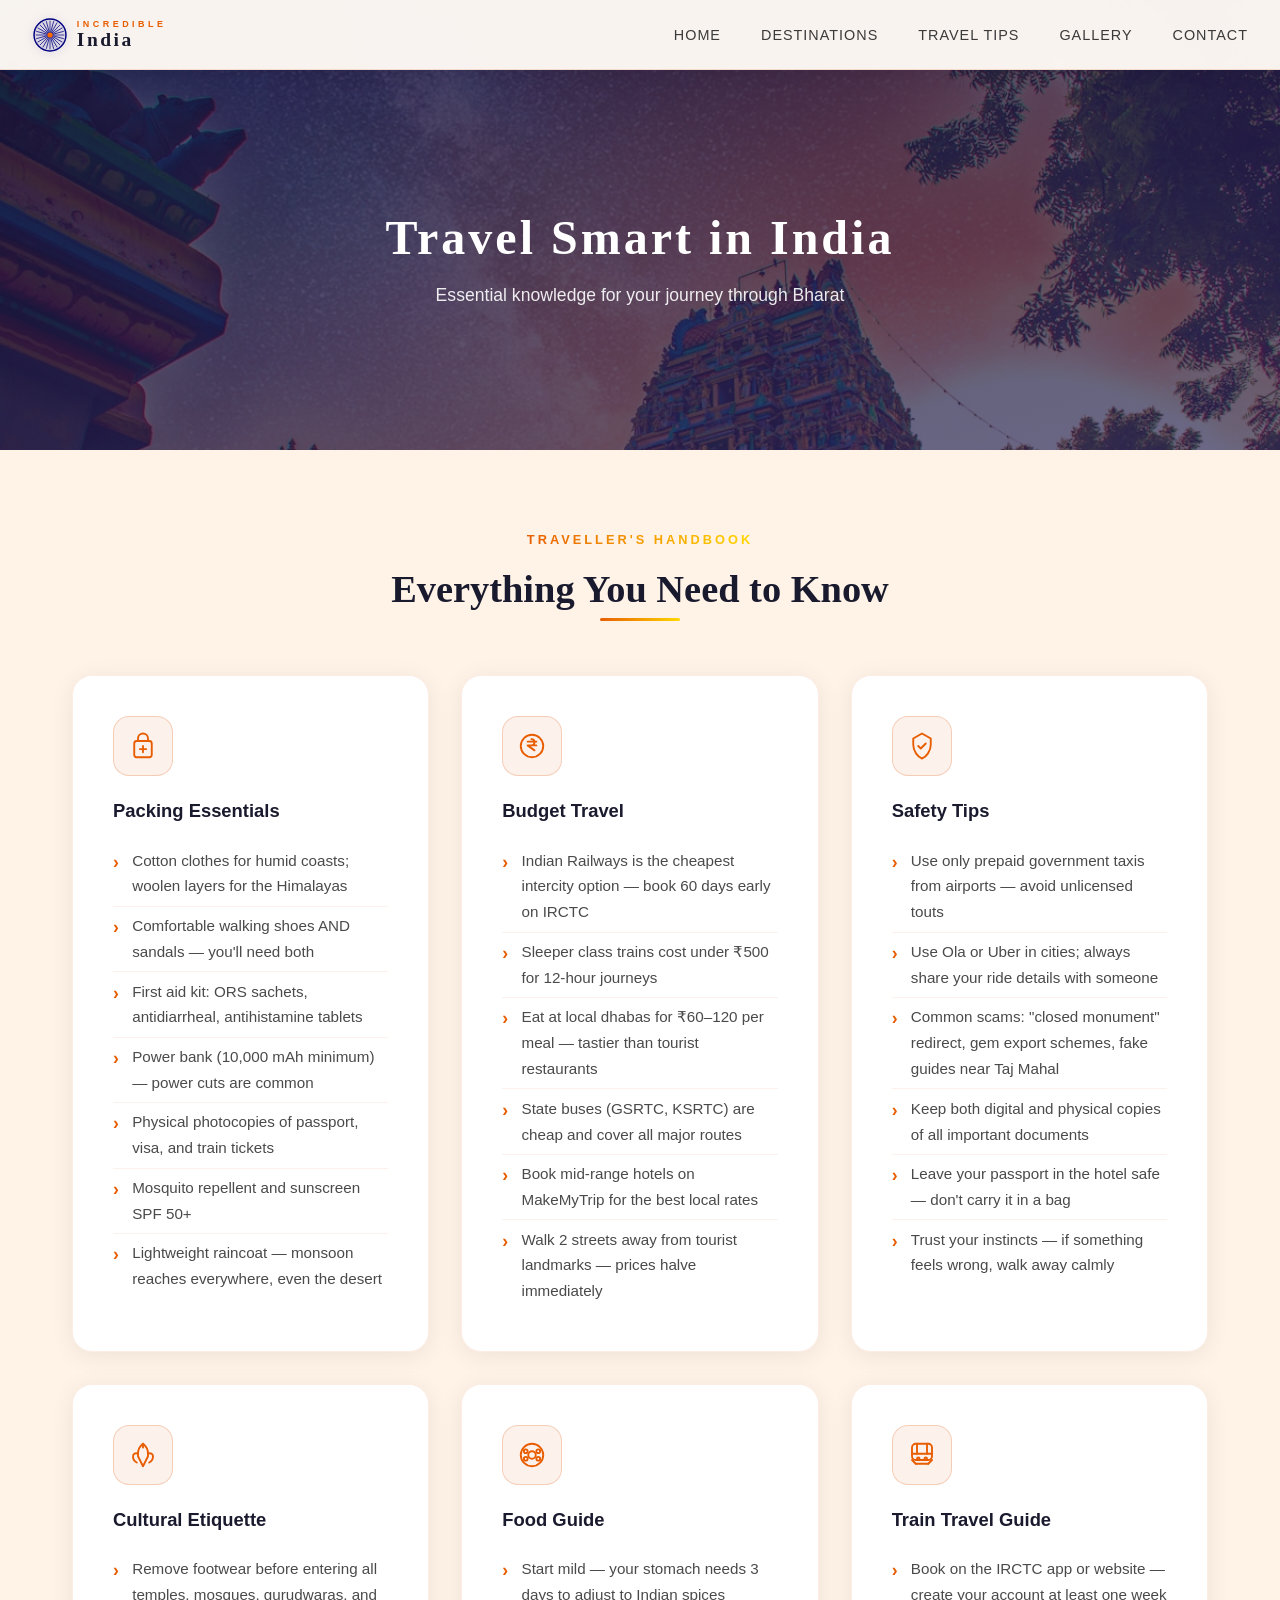
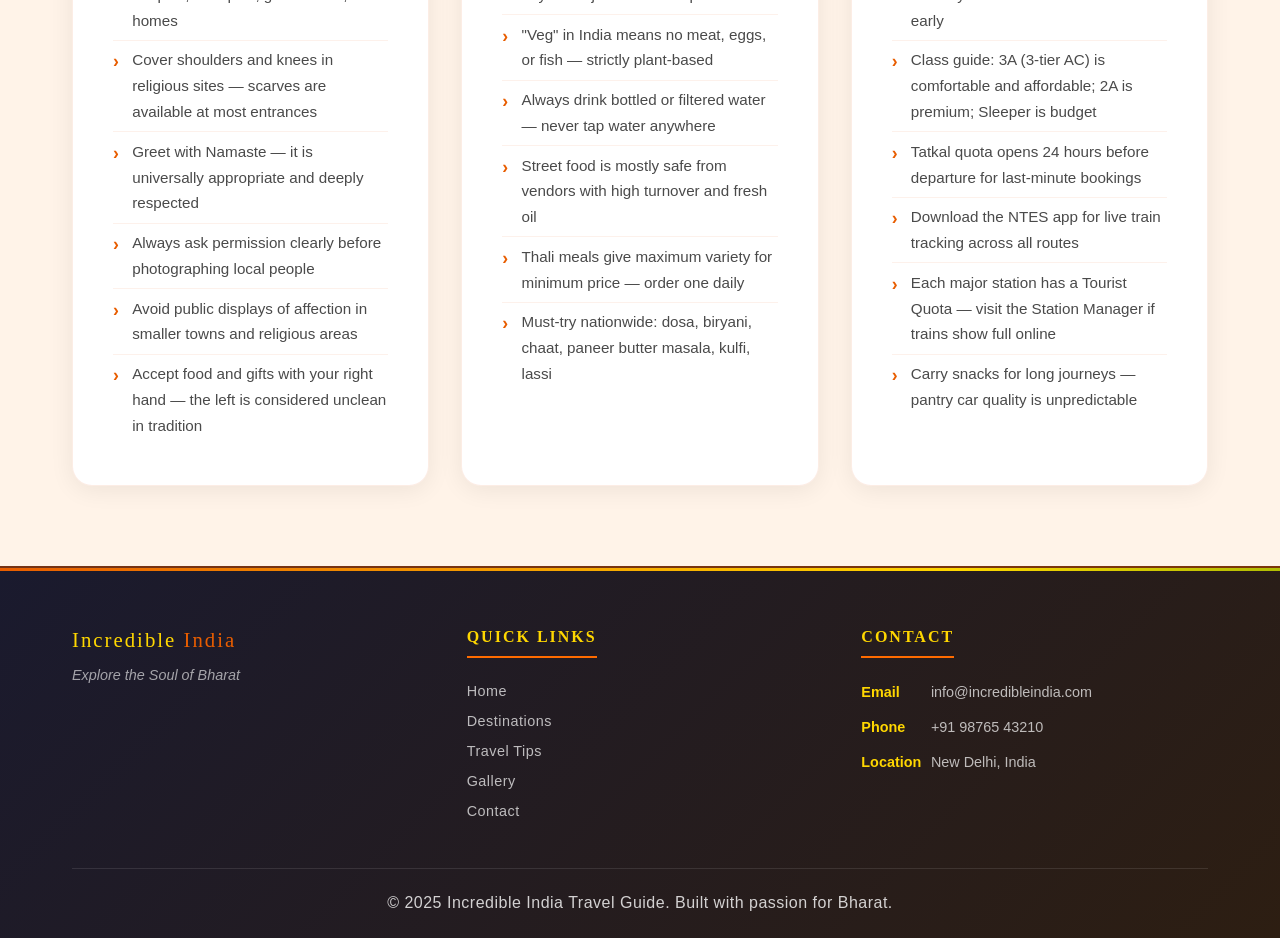
<file: travel-tips.html>
<!DOCTYPE html>
<html lang="en">

<head>
    <meta charset="UTF-8">
    <meta name="viewport" content="width=device-width, initial-scale=1.0">
    <title>Travel Tips — Incredible India Travel Guide</title>
    <meta name="description" content="Travel tips for India — packing, budget, safety and trains.">
    <link rel="stylesheet" href="css/style.css">
</head>

<body>

    <nav class="navbar">
        <a href="index.html" class="logo-brand"><svg class="logo-chakra" viewBox="0 0 44 44" xmlns="http://www.w3.org/2000/svg" width="36" height="36" aria-hidden="true"><circle cx="22" cy="22" r="19.5" fill="rgba(0,0,128,0.07)" stroke="#000080" stroke-width="1.8"/><g stroke="#000080" stroke-width="0.85"><line x1="22" y1="4.5" x2="22" y2="19.5" transform="rotate(0 22 22)"/><line x1="22" y1="4.5" x2="22" y2="19.5" transform="rotate(15 22 22)"/><line x1="22" y1="4.5" x2="22" y2="19.5" transform="rotate(30 22 22)"/><line x1="22" y1="4.5" x2="22" y2="19.5" transform="rotate(45 22 22)"/><line x1="22" y1="4.5" x2="22" y2="19.5" transform="rotate(60 22 22)"/><line x1="22" y1="4.5" x2="22" y2="19.5" transform="rotate(75 22 22)"/><line x1="22" y1="4.5" x2="22" y2="19.5" transform="rotate(90 22 22)"/><line x1="22" y1="4.5" x2="22" y2="19.5" transform="rotate(105 22 22)"/><line x1="22" y1="4.5" x2="22" y2="19.5" transform="rotate(120 22 22)"/><line x1="22" y1="4.5" x2="22" y2="19.5" transform="rotate(135 22 22)"/><line x1="22" y1="4.5" x2="22" y2="19.5" transform="rotate(150 22 22)"/><line x1="22" y1="4.5" x2="22" y2="19.5" transform="rotate(165 22 22)"/><line x1="22" y1="4.5" x2="22" y2="19.5" transform="rotate(180 22 22)"/><line x1="22" y1="4.5" x2="22" y2="19.5" transform="rotate(195 22 22)"/><line x1="22" y1="4.5" x2="22" y2="19.5" transform="rotate(210 22 22)"/><line x1="22" y1="4.5" x2="22" y2="19.5" transform="rotate(225 22 22)"/><line x1="22" y1="4.5" x2="22" y2="19.5" transform="rotate(240 22 22)"/><line x1="22" y1="4.5" x2="22" y2="19.5" transform="rotate(255 22 22)"/><line x1="22" y1="4.5" x2="22" y2="19.5" transform="rotate(270 22 22)"/><line x1="22" y1="4.5" x2="22" y2="19.5" transform="rotate(285 22 22)"/><line x1="22" y1="4.5" x2="22" y2="19.5" transform="rotate(300 22 22)"/><line x1="22" y1="4.5" x2="22" y2="19.5" transform="rotate(315 22 22)"/><line x1="22" y1="4.5" x2="22" y2="19.5" transform="rotate(330 22 22)"/><line x1="22" y1="4.5" x2="22" y2="19.5" transform="rotate(345 22 22)"/></g><circle cx="22" cy="22" r="3.2" fill="#FF6B00"/></svg><div class="logo-text-wrap"><span class="logo-top">Incredible</span><span class="logo-main">India</span></div></a>
        <ul class="nav-links" id="nav-links">
            <li><a href="index.html">Home</a></li>
            <li><a href="destinations.html">Destinations</a></li>
            <li><a href="travel-tips.html">Travel Tips</a></li>
            <li><a href="gallery.html">Gallery</a></li>
            <li><a href="contact.html">Contact</a></li>
        </ul>
        <div class="burger" id="burger-btn">
            <span></span>
            <span></span>
            <span></span>
        </div>
    </nav>

    <section class="page-hero">
        <div class="hero-bg"></div>
        <div class="page-anim-suitcase" aria-hidden="true">
          <svg viewBox="0 0 96 105" xmlns="http://www.w3.org/2000/svg" width="68" height="75">
            <defs>
              <linearGradient id="tsgrd" x1="0%" y1="0%" x2="100%" y2="100%">
                <stop offset="0%" stop-color="#11998e"/>
                <stop offset="100%" stop-color="#38ef7d"/>
              </linearGradient>
            </defs>
            <path d="M34,20 L34,10 Q34,6 38,6 L58,6 Q62,6 62,10 L62,20" fill="none" stroke="#8B6914" stroke-width="4" stroke-linecap="round"/>
            <rect x="8" y="20" width="80" height="66" rx="9" fill="url(#tsgrd)"/>
            <rect x="8" y="46" width="80" height="6" rx="2" fill="#FFD700" opacity="0.5"/>
            <rect x="38" y="42" width="20" height="10" rx="3" fill="#FFD700"/>
            <rect x="16" y="58" width="38" height="22" rx="3" fill="rgba(255,255,255,0.15)" stroke="rgba(255,215,0,0.4)" stroke-width="1"/>
            <text x="35" y="67" text-anchor="middle" fill="#FFD700" font-size="5.5" font-family="sans-serif" font-weight="bold">INDIA</text>
            <text x="35" y="75" text-anchor="middle" fill="rgba(255,255,255,0.7)" font-size="4.5" font-family="sans-serif">✈ TRAVEL</text>
            <circle cx="24" cy="89" r="8" fill="#111"/>
            <circle cx="24" cy="89" r="5" fill="#2a2a2a"/>
            <circle cx="24" cy="89" r="2" fill="#FFD700"/>
            <circle cx="72" cy="89" r="8" fill="#111"/>
            <circle cx="72" cy="89" r="5" fill="#2a2a2a"/>
            <circle cx="72" cy="89" r="2" fill="#FFD700"/>
          </svg>
        </div>
        <div class="page-anim-bird" aria-hidden="true">
          <svg viewBox="0 0 170 75" xmlns="http://www.w3.org/2000/svg" width="110" height="50">
            <path d="M85,37 Q77,30 68,37" stroke="white" stroke-width="2" fill="none" stroke-linecap="round"/>
            <path d="M85,37 Q93,30 102,37" stroke="white" stroke-width="2" fill="none" stroke-linecap="round"/>
            <path d="M57,45 Q49,38 41,45" stroke="rgba(255,255,255,0.75)" stroke-width="1.7" fill="none" stroke-linecap="round"/>
            <path d="M57,45 Q65,38 73,45" stroke="rgba(255,255,255,0.75)" stroke-width="1.7" fill="none" stroke-linecap="round"/>
            <path d="M113,45 Q105,38 97,45" stroke="rgba(255,255,255,0.75)" stroke-width="1.7" fill="none" stroke-linecap="round"/>
            <path d="M113,45 Q121,38 129,45" stroke="rgba(255,255,255,0.75)" stroke-width="1.7" fill="none" stroke-linecap="round"/>
          </svg>
        </div>
        <div class="page-hero-content">
            <h1>Travel Smart in India</h1>
            <p>Essential knowledge for your journey through Bharat</p>
        </div>
    </section>

    <section class="tips-section">
        <div class="container">

            <div class="section-header">
                <span class="section-tag">Traveller's Handbook</span>
                <h2>Everything You Need to Know</h2>
            </div>

            <div class="tips-grid">

                <div class="tip-card" id="packing">
                    <div class="tip-icon-wrap">
                        <svg class="tip-icon" viewBox="0 0 24 24" xmlns="http://www.w3.org/2000/svg"
                            aria-label="Packing essentials">
                            <rect x="5" y="8" width="14" height="13" rx="2" />
                            <path d="M8 8V6a4 4 0 0 1 8 0v2" />
                            <line x1="12" y1="12" x2="12" y2="17" />
                            <line x1="9.5" y1="14.5" x2="14.5" y2="14.5" />
                        </svg>
                    </div>
                    <h3>Packing Essentials</h3>
                    <ul class="tip-list">
                        <li>Cotton clothes for humid coasts; woolen layers for the Himalayas</li>
                        <li>Comfortable walking shoes AND sandals — you'll need both</li>
                        <li>First aid kit: ORS sachets, antidiarrheal, antihistamine tablets</li>
                        <li>Power bank (10,000 mAh minimum) — power cuts are common</li>
                        <li>Physical photocopies of passport, visa, and train tickets</li>
                        <li>Mosquito repellent and sunscreen SPF 50+</li>
                        <li>Lightweight raincoat — monsoon reaches everywhere, even the desert</li>
                    </ul>
                </div>

                <div class="tip-card" id="budget">
                    <div class="tip-icon-wrap">
                        <svg class="tip-icon" viewBox="0 0 24 24" xmlns="http://www.w3.org/2000/svg"
                            aria-label="Budget travel">
                            <circle cx="12" cy="12" r="9" />
                            <path d="M8.5 8.5h7M8.5 11.5h7M14 15.5l-5.5-4h3a2.5 2.5 0 0 0 0-5" />
                        </svg>
                    </div>
                    <h3>Budget Travel</h3>
                    <ul class="tip-list">
                        <li>Indian Railways is the cheapest intercity option — book 60 days early on IRCTC</li>
                        <li>Sleeper class trains cost under ₹500 for 12-hour journeys</li>
                        <li>Eat at local dhabas for ₹60–120 per meal — tastier than tourist restaurants</li>
                        <li>State buses (GSRTC, KSRTC) are cheap and cover all major routes</li>
                        <li>Book mid-range hotels on MakeMyTrip for the best local rates</li>
                        <li>Walk 2 streets away from tourist landmarks — prices halve immediately</li>
                    </ul>
                </div>

                <div class="tip-card" id="safety">
                    <div class="tip-icon-wrap">
                        <svg class="tip-icon" viewBox="0 0 24 24" xmlns="http://www.w3.org/2000/svg"
                            aria-label="Safety tips">
                            <path d="M12 2l7 4v5c0 5-3.5 9.74-7 11-3.5-1.26-7-6-7-11V6l7-4z" />
                            <polyline points="9 12 11 14 15 10" />
                        </svg>
                    </div>
                    <h3>Safety Tips</h3>
                    <ul class="tip-list">
                        <li>Use only prepaid government taxis from airports — avoid unlicensed touts</li>
                        <li>Use Ola or Uber in cities; always share your ride details with someone</li>
                        <li>Common scams: "closed monument" redirect, gem export schemes, fake guides near Taj Mahal
                        </li>
                        <li>Keep both digital and physical copies of all important documents</li>
                        <li>Leave your passport in the hotel safe — don't carry it in a bag</li>
                        <li>Trust your instincts — if something feels wrong, walk away calmly</li>
                    </ul>
                </div>

                <div class="tip-card" id="etiquette">
                    <div class="tip-icon-wrap">
                        <svg class="tip-icon" viewBox="0 0 24 24" xmlns="http://www.w3.org/2000/svg"
                            aria-label="Cultural etiquette">
                            <path d="M12 3c0 0-4 3-4 8v2l4 8 4-8v-2c0-5-4-8-4-8z" />
                            <path d="M8 11c-2-1-4 0-4 2s1 4 3 5" />
                            <path d="M16 11c2-1 4 0 4 2s-1 4-3 5" />
                            <line x1="12" y1="3" x2="12" y2="6" />
                        </svg>
                    </div>
                    <h3>Cultural Etiquette</h3>
                    <ul class="tip-list">
                        <li>Remove footwear before entering all temples, mosques, gurudwaras, and homes</li>
                        <li>Cover shoulders and knees in religious sites — scarves are available at most entrances</li>
                        <li>Greet with Namaste — it is universally appropriate and deeply respected</li>
                        <li>Always ask permission clearly before photographing local people</li>
                        <li>Avoid public displays of affection in smaller towns and religious areas</li>
                        <li>Accept food and gifts with your right hand — the left is considered unclean in tradition
                        </li>
                    </ul>
                </div>

                <div class="tip-card" id="food">
                    <div class="tip-icon-wrap">
                        <svg class="tip-icon" viewBox="0 0 24 24" xmlns="http://www.w3.org/2000/svg"
                            aria-label="Food guide">
                            <circle cx="12" cy="12" r="9" />
                            <circle cx="12" cy="12" r="3" />
                            <circle cx="7" cy="9" r="1.5" />
                            <circle cx="17" cy="9" r="1.5" />
                            <circle cx="7" cy="15" r="1.5" />
                            <circle cx="17" cy="15" r="1.5" />
                        </svg>
                    </div>
                    <h3>Food Guide</h3>
                    <ul class="tip-list">
                        <li>Start mild — your stomach needs 3 days to adjust to Indian spices</li>
                        <li>"Veg" in India means no meat, eggs, or fish — strictly plant-based</li>
                        <li>Always drink bottled or filtered water — never tap water anywhere</li>
                        <li>Street food is mostly safe from vendors with high turnover and fresh oil</li>
                        <li>Thali meals give maximum variety for minimum price — order one daily</li>
                        <li>Must-try nationwide: dosa, biryani, chaat, paneer butter masala, kulfi, lassi</li>
                    </ul>
                </div>

                <div class="tip-card" id="trains">
                    <div class="tip-icon-wrap">
                        <svg class="tip-icon" viewBox="0 0 24 24" xmlns="http://www.w3.org/2000/svg"
                            aria-label="Train travel guide">
                            <rect x="4" y="3" width="16" height="13" rx="3" />
                            <path d="M4 11h16" />
                            <path d="M8 3v8M16 3v8" />
                            <line x1="7" y1="19" x2="4" y2="16" />
                            <line x1="17" y1="19" x2="20" y2="16" />
                            <line x1="7" y1="19" x2="17" y2="19" />
                            <circle cx="9" cy="15" r="1" />
                            <circle cx="15" cy="15" r="1" />
                        </svg>
                    </div>
                    <h3>Train Travel Guide</h3>
                    <ul class="tip-list">
                        <li>Book on the IRCTC app or website — create your account at least one week early</li>
                        <li>Class guide: 3A (3-tier AC) is comfortable and affordable; 2A is premium; Sleeper is budget
                        </li>
                        <li>Tatkal quota opens 24 hours before departure for last-minute bookings</li>
                        <li>Download the NTES app for live train tracking across all routes</li>
                        <li>Each major station has a Tourist Quota — visit the Station Manager if trains show full
                            online</li>
                        <li>Carry snacks for long journeys — pantry car quality is unpredictable</li>
                    </ul>
                </div>

            </div>
        </div>
    </section>

    <footer class="footer">
        <div class="container">
            <div class="footer-grid">
                <div class="footer-col">
                    <div class="footer-logo">Incredible <span class="logo-accent">India</span></div>
                    <p class="footer-tagline">Explore the Soul of Bharat</p>
                    <div class="social-icons">
                        <a href="#" aria-label="Facebook"></a>
                        <a href="#" aria-label="Instagram"></a>
                        <a href="#" aria-label="Twitter"></a>
                    </div>
                </div>
                <div class="footer-col">
                    <h4>Quick Links</h4>
                    <ul class="footer-links">
                        <li><a href="index.html">Home</a></li>
                        <li><a href="destinations.html">Destinations</a></li>
                        <li><a href="travel-tips.html">Travel Tips</a></li>
                        <li><a href="gallery.html">Gallery</a></li>
                        <li><a href="contact.html">Contact</a></li>
                    </ul>
                </div>
                <div class="footer-col">
                    <h4>Contact</h4>
                    <div class="contact-item">
                        <span class="contact-label">Email</span>
                        <span>info@incredibleindia.com</span>
                    </div>
                    <div class="contact-item">
                        <span class="contact-label">Phone</span>
                        <span>+91 98765 43210</span>
                    </div>
                    <div class="contact-item">
                        <span class="contact-label">Location</span>
                        <span>New Delhi, India</span>
                    </div>
                </div>
            </div>
            <div class="footer-bottom">
                <p>© 2025 Incredible India Travel Guide. Built with passion for Bharat.</p>
            </div>
        </div>
    </footer>


<script>
(function(){
  var io=new IntersectionObserver(function(entries){
    entries.forEach(function(e){
      if(e.isIntersecting){e.target.classList.add('in-view');io.unobserve(e.target);}
    });
  },{threshold:0.12});

  document.querySelectorAll('.tip-card,.section-header,.footer').forEach(function(el){io.observe(el);});

  document.querySelectorAll('.tip-card').forEach(function(card,i){
    card.style.opacity='0';
    card.style.transform='translateY(32px)';
    card.style.transition='opacity 0.65s ease '+(i*0.1)+'s, transform 0.65s cubic-bezier(0.22,1,0.36,1) '+(i*0.1)+'s';
    var obs=new IntersectionObserver(function(entries){
      entries.forEach(function(e){
        if(e.isIntersecting){
          card.style.opacity='1';
          card.style.transform='none';
          obs.unobserve(card);
        }
      });
    },{threshold:0.15});
    obs.observe(card);
  });

  var nav=document.querySelector('.navbar');
  window.addEventListener('scroll',function(){
    nav.classList.toggle('scrolled',window.scrollY>60);
  },{passive:true});

  var burger=document.getElementById('burger-btn');
  var links=document.querySelector('.nav-links');
  if(burger&&links){
    burger.addEventListener('click',function(){
      burger.classList.toggle('burger-active');
      links.classList.toggle('nav-open');
    });
  }
})();
</script>
</body>

</html>
</file>
<file: css/style.css>
:root {
  --saffron: #FF6B00;
  --deep-saffron: #E55A00;
  --india-green: #138808;
  --navy: #000080;
  --gold: #FFD700;
  --cream: #FFF8F0;
  --charcoal: #1a1a2e;
  --glass: rgba(255, 255, 255, 0.08);
  --shadow: 0 8px 32px rgba(0, 0, 0, 0.3);
  --transition: all 0.4s cubic-bezier(0.175, 0.885, 0.32, 1.275);
}

*,
*::before,
*::after {
  margin: 0;
  padding: 0;
  box-sizing: border-box;
}

body {
  background-color: var(--charcoal);
  color: var(--cream);
  font-family: 'Poppins', sans-serif;
}

h1 {
  font-family: 'Cinzel', serif;
  font-size: 3.5rem;
  color: var(--gold);
  letter-spacing: 3px;
}

h2 {
  font-family: 'Playfair Display', serif;
  font-size: 2.5rem;
  color: var(--cream);
}

h3 {
  font-family: 'Poppins', sans-serif;
  font-size: 1.5rem;
  color: var(--saffron);
}

p {
  font-family: 'Poppins', sans-serif;
  font-size: 1rem;
  line-height: 1.8;
  color: rgba(255, 255, 255, 0.8);
}

a {
  text-decoration: none;
  color: inherit;
}

.container {
  max-width: 1200px;
  margin: 0 auto;
  padding: 0 2rem;
}

.section-padding {
  padding: 80px 0;
}

.text-center {
  text-align: center;
}

.text-gold {
  color: var(--gold);
}

.text-saffron {
  color: var(--saffron);
}

.navbar {
  position: fixed;
  top: 0;
  width: 100%;
  z-index: 1000;
  height: 70px;
  display: flex;
  justify-content: space-between;
  align-items: center;
  padding: 0 2rem;
  background: rgba(10, 10, 30, 0.95);
  backdrop-filter: blur(20px);
  -webkit-backdrop-filter: blur(20px);
  border-bottom: 1px solid rgba(255, 215, 0, 0.2);
}

.logo {
  font-family: 'Cinzel', serif;
  font-size: 1.4rem;
  color: var(--gold);
  cursor: pointer;
  user-select: none;
  letter-spacing: 2px;
}

.logo-accent {
  color: var(--saffron);
}

.nav-links {
  display: flex;
  gap: 2.5rem;
  list-style: none;
}

.nav-links a {
  font-family: 'Poppins', sans-serif;
  font-size: 0.9rem;
  letter-spacing: 1px;
  text-transform: uppercase;
  color: var(--cream);
  position: relative;
  padding-bottom: 4px;
  transition: var(--transition);
}

.nav-links a::after {
  content: '';
  position: absolute;
  bottom: 0;
  left: 0;
  width: 0;
  height: 2px;
  background: var(--saffron);
  transition: width 0.3s ease;
}

.nav-links a:hover {
  color: var(--saffron);
}

.nav-links a:hover::after {
  width: 100%;
}

.burger {
  display: none;
  flex-direction: column;
  cursor: pointer;
}

.burger span {
  display: block;
  width: 25px;
  height: 2px;
  background: var(--cream);
  margin: 5px 0;
  transition: 0.3s ease;
  border-radius: 2px;
}

@media (max-width: 768px) {
  .burger {
    display: flex;
  }

  .nav-links {
    position: fixed;
    top: 70px;
    left: 0;
    width: 100%;
    flex-direction: column;
    align-items: center;
    gap: 0;
    background: rgba(10, 10, 30, 0.98);
    backdrop-filter: blur(20px);
    -webkit-backdrop-filter: blur(20px);
    max-height: 0;
    overflow: hidden;
    transition: max-height 0.4s ease;
  }

  .nav-links.open {
    max-height: 400px;
  }

  .nav-links li {
    width: 100%;
    text-align: center;
  }

  .nav-links a {
    display: block;
    padding: 1rem 2rem;
    border-bottom: 1px solid rgba(255, 215, 0, 0.1);
  }

  .nav-links a::after {
    display: none;
  }

  .burger.active span:nth-child(1) {
    transform: translateY(7px) rotate(45deg);
  }

  .burger.active span:nth-child(2) {
    opacity: 0;
  }

  .burger.active span:nth-child(3) {
    transform: translateY(-7px) rotate(-45deg);
  }
}

.footer {
  background: linear-gradient(135deg, #0a0a1e 0%, #1a1a2e 100%);
  border-top: 2px solid rgba(255, 215, 0, 0.3);
  padding: 60px 0 20px;
}

.footer-grid {
  display: grid;
  grid-template-columns: repeat(3, 1fr);
  gap: 3rem;
  margin-bottom: 3rem;
}

.footer-col h4 {
  font-family: 'Cinzel', serif;
  font-size: 1rem;
  color: var(--gold);
  letter-spacing: 2px;
  text-transform: uppercase;
  margin-bottom: 1.5rem;
  position: relative;
  padding-bottom: 0.75rem;
  display: inline-block;
}

.footer-col h4::after {
  content: '';
  position: absolute;
  bottom: 0;
  left: 0;
  width: 100%;
  height: 2px;
  background: var(--saffron);
}

.footer-logo {
  font-family: 'Cinzel', serif;
  font-size: 1.3rem;
  color: var(--gold);
  letter-spacing: 2px;
  margin-bottom: 0.75rem;
}

.footer-logo .logo-accent {
  color: var(--saffron);
}

.footer-tagline {
  font-size: 0.9rem;
  color: rgba(255, 255, 255, 0.6);
  font-style: italic;
  margin-bottom: 1.5rem;
  line-height: 1.6;
}

.social-icons {
  display: flex;
  align-items: center;
  gap: 0;
}

.social-icons a {
  font-size: 2rem;
  color: var(--cream);
  margin-right: 1rem;
  display: inline-block;
  transition: var(--transition);
  line-height: 1;
}

.social-icons a:hover {
  color: var(--saffron);
  transform: scale(1.2);
}

.footer-links {
  list-style: none;
  display: flex;
  flex-direction: column;
  gap: 0.75rem;
}

.footer-links a {
  font-size: 0.9rem;
  color: rgba(255, 255, 255, 0.7);
  letter-spacing: 0.5px;
  transition: color 0.3s ease, padding-left 0.3s ease;
  display: inline-block;
}

.footer-links a:hover {
  color: var(--saffron);
  padding-left: 6px;
}

.contact-item {
  display: flex;
  align-items: flex-start;
  gap: 0.6rem;
  margin-bottom: 0.85rem;
  font-size: 0.9rem;
  color: rgba(255, 255, 255, 0.7);
  line-height: 1.5;
}

.contact-label {
  font-weight: 600;
  color: var(--gold);
  min-width: 60px;
  flex-shrink: 0;
}

.footer-bottom {
  border-top: 1px solid rgba(255, 255, 255, 0.1);
  padding-top: 20px;
  text-align: center;
  color: rgba(255, 255, 255, 0.5);
  font-size: 0.85rem;
  letter-spacing: 0.5px;
}

@media (max-width: 768px) {
  .footer-grid {
    grid-template-columns: 1fr;
    gap: 2rem;
  }

  .footer-col h4::after {
    width: 40px;
  }
}

.hero {
  height: 100vh;
  position: relative;
  overflow: hidden;
  display: flex;
  align-items: center;
  justify-content: center;
}

.hero-bg {
  position: absolute;
  inset: 0;
  background: linear-gradient(-45deg, #0f0c29, #302b63, #0a1628, #24243e);
  background-size: 400% 400%;
  animation: gradientShift 15s ease infinite;
}

@keyframes gradientShift {
  0% {
    background-position: 0% 50%;
  }

  50% {
    background-position: 100% 50%;
  }

  100% {
    background-position: 0% 50%;
  }
}

.particles-container {
  position: absolute;
  inset: 0;
  pointer-events: none;
}

.particle {
  position: absolute;
  width: 2px;
  height: 2px;
  background: var(--gold);
  border-radius: 50%;
  opacity: 0.6;
  animation: floatParticle 6s ease-in-out infinite;
}

@keyframes floatParticle {

  0%,
  100% {
    transform: translateY(0);
    opacity: 0.6;
  }

  50% {
    transform: translateY(-30px);
    opacity: 1;
  }
}

.particle:nth-child(1) {
  top: 8%;
  left: 12%;
  animation-delay: 0s;
}

.particle:nth-child(2) {
  top: 15%;
  left: 78%;
  animation-delay: 0.25s;
}

.particle:nth-child(3) {
  top: 22%;
  left: 34%;
  animation-delay: 0.5s;
}

.particle:nth-child(4) {
  top: 30%;
  left: 91%;
  animation-delay: 0.75s;
}

.particle:nth-child(5) {
  top: 38%;
  left: 55%;
  animation-delay: 1s;
}

.particle:nth-child(6) {
  top: 45%;
  left: 5%;
  animation-delay: 1.25s;
}

.particle:nth-child(7) {
  top: 52%;
  left: 67%;
  animation-delay: 1.5s;
}

.particle:nth-child(8) {
  top: 60%;
  left: 23%;
  animation-delay: 1.75s;
}

.particle:nth-child(9) {
  top: 68%;
  left: 84%;
  animation-delay: 2s;
}

.particle:nth-child(10) {
  top: 75%;
  left: 42%;
  animation-delay: 2.25s;
}

.particle:nth-child(11) {
  top: 83%;
  left: 9%;
  animation-delay: 2.5s;
}

.particle:nth-child(12) {
  top: 90%;
  left: 60%;
  animation-delay: 2.75s;
}

.particle:nth-child(13) {
  top: 5%;
  left: 47%;
  animation-delay: 3s;
}

.particle:nth-child(14) {
  top: 18%;
  left: 95%;
  animation-delay: 3.25s;
}

.particle:nth-child(15) {
  top: 28%;
  left: 17%;
  animation-delay: 3.5s;
}

.particle:nth-child(16) {
  top: 40%;
  left: 73%;
  animation-delay: 3.75s;
}

.particle:nth-child(17) {
  top: 55%;
  left: 38%;
  animation-delay: 4s;
}

.particle:nth-child(18) {
  top: 63%;
  left: 2%;
  animation-delay: 4.25s;
}

.particle:nth-child(19) {
  top: 72%;
  left: 88%;
  animation-delay: 4.5s;
}

.particle:nth-child(20) {
  top: 80%;
  left: 50%;
  animation-delay: 4.75s;
}

.particle:nth-child(21) {
  top: 12%;
  left: 62%;
  animation-delay: 5s;
}

.particle:nth-child(22) {
  top: 35%;
  left: 28%;
  animation-delay: 5.25s;
}

.particle:nth-child(23) {
  top: 48%;
  left: 82%;
  animation-delay: 5.5s;
}

.particle:nth-child(24) {
  top: 87%;
  left: 31%;
  animation-delay: 5.75s;
}

.particle:nth-child(25) {
  top: 95%;
  left: 76%;
  animation-delay: 6s;
}

.clouds-layer {
  position: absolute;
  inset: 0;
  pointer-events: none;
  overflow: hidden;
}

.cloud {
  position: absolute;
  filter: blur(1px);
  will-change: transform;
}

.cloud-1 {
  top: 12%;
  left: -180px;
  opacity: 0.7;
  animation: cloudDrift1 55s linear infinite;
}

.cloud-2 {
  top: 28%;
  left: -140px;
  opacity: 0.55;
  animation: cloudDrift2 72s linear infinite 18s;
}

.cloud-3 {
  top: 8%;
  left: -220px;
  opacity: 0.45;
  animation: cloudDrift3 90s linear infinite 38s;
}

@keyframes cloudDrift1 {
  0% {
    transform: translateX(0);
  }

  100% {
    transform: translateX(calc(100vw + 180px));
  }
}

@keyframes cloudDrift2 {
  0% {
    transform: translateX(0);
  }

  100% {
    transform: translateX(calc(100vw + 140px));
  }
}

@keyframes cloudDrift3 {
  0% {
    transform: translateX(0);
  }

  100% {
    transform: translateX(calc(100vw + 220px));
  }
}

.anim-airplane {
  position: absolute;
  top: 14%;
  left: -100px;
  z-index: 3;
  pointer-events: none;
  animation: flyDiagonal 28s ease-in-out infinite;
  filter: drop-shadow(0 4px 14px rgba(255, 255, 255, 0.25));
  will-change: transform;
}

.plane-trail {
  position: absolute;
  top: 50%;
  right: 92px;
  width: 90px;
  height: 2px;
  background: linear-gradient(to left, rgba(255, 255, 255, 0.0), rgba(255, 255, 255, 0.35));
  transform: translateY(-50%) rotate(0deg);
  border-radius: 2px;
  pointer-events: none;
  animation: trailFade 28s ease-in-out infinite;
}

@keyframes flyDiagonal {
  0% {
    transform: translate(0, 0) rotate(-8deg);
    opacity: 0;
  }

  5% {
    opacity: 1;
  }

  48% {
    transform: translate(calc(105vw), calc(-12vh)) rotate(-8deg);
    opacity: 1;
  }

  52% {
    opacity: 0;
    transform: translate(calc(110vw), calc(-14vh)) rotate(-8deg);
  }

  52.1% {
    transform: translate(0, 0) rotate(-8deg);
    opacity: 0;
  }

  100% {
    transform: translate(0, 0) rotate(-8deg);
    opacity: 0;
  }
}

@keyframes trailFade {

  0%,
  4% {
    opacity: 0;
  }

  8%,
  46% {
    opacity: 1;
  }

  52%,
  100% {
    opacity: 0;
  }
}

.anim-balloon {
  position: absolute;
  right: 8%;
  top: 15%;
  z-index: 3;
  pointer-events: none;
  animation: balloonFloat 9s ease-in-out infinite;
  filter: drop-shadow(0 8px 24px rgba(255, 107, 0, 0.3));
  will-change: transform;
}

@keyframes balloonFloat {

  0%,
  100% {
    transform: translateY(0) rotate(-1.5deg);
  }

  30% {
    transform: translateY(-22px) rotate(1deg);
  }

  65% {
    transform: translateY(-12px) rotate(-0.5deg);
  }
}

.anim-birds {
  position: absolute;
  top: 22%;
  left: -130px;
  z-index: 3;
  pointer-events: none;
  opacity: 0.85;
  animation: birdsFly 38s linear infinite 12s;
  will-change: transform;
}

@keyframes birdsFly {
  0% {
    transform: translate(0, 0);
    opacity: 0;
  }

  4% {
    opacity: 0.85;
  }

  45% {
    transform: translate(calc(100vw + 130px), -40px);
    opacity: 0.85;
  }

  50% {
    opacity: 0;
    transform: translate(calc(100vw + 140px), -45px);
  }

  50.1% {
    transform: translate(0, 0);
    opacity: 0;
  }

  100% {
    transform: translate(0, 0);
    opacity: 0;
  }
}

.anim-suitcase {
  position: absolute;
  bottom: 7%;
  left: -80px;
  z-index: 3;
  pointer-events: none;
  animation: suitcaseSlide 32s ease-in-out infinite 8s;
  filter: drop-shadow(0 6px 18px rgba(0, 0, 0, 0.35));
  will-change: transform;
}

@keyframes suitcaseSlide {
  0% {
    transform: translateX(0) rotate(-1deg);
    opacity: 0;
  }

  4% {
    opacity: 1;
  }

  46% {
    transform: translateX(calc(100vw + 80px)) rotate(1deg);
    opacity: 1;
  }

  50% {
    opacity: 0;
    transform: translateX(calc(100vw + 90px)) rotate(1deg);
  }

  50.1% {
    transform: translateX(0) rotate(-1deg);
    opacity: 0;
  }

  100% {
    transform: translateX(0) rotate(-1deg);
    opacity: 0;
  }
}

.hero-content {
  position: relative;
  z-index: 2;
  text-align: center;
  max-width: 800px;
  padding: 0 1.5rem;
}

.hero-label {
  display: inline-block;
  background: rgba(255, 107, 0, 0.2);
  border: 1px solid var(--saffron);
  color: var(--saffron);
  padding: 6px 20px;
  border-radius: 50px;
  font-size: 0.85rem;
  letter-spacing: 3px;
  text-transform: uppercase;
  margin-bottom: 1.5rem;
}

.hero-content h1 {
  font-size: 4.5rem;
  font-family: 'Cinzel', serif;
  line-height: 1.2;
  margin-bottom: 1.5rem;
  color: var(--gold);
}

.hero-content h1 span {
  color: var(--saffron);
  text-shadow: 0 0 30px rgba(255, 107, 0, 0.5);
}

.hero-content p {
  font-size: 1.2rem;
  color: rgba(255, 255, 255, 0.8);
  max-width: 550px;
  margin: 0 auto 2.5rem;
  line-height: 1.8;
}

.btn {
  display: inline-block;
  padding: 14px 36px;
  border-radius: 50px;
  font-size: 1rem;
  font-family: 'Poppins', sans-serif;
  font-weight: 600;
  letter-spacing: 1px;
  transition: var(--transition);
  cursor: pointer;
  text-decoration: none;
  margin: 0 10px;
}

.btn-primary {
  background: linear-gradient(135deg, #FF6B00, #E55A00);
  color: #fff;
  border: none;
}

.btn-primary:hover {
  transform: translateY(-3px);
  box-shadow: 0 15px 40px rgba(255, 107, 0, 0.4);
  color: #fff;
}

.btn-outline {
  background: transparent;
  color: var(--gold);
  border: 2px solid var(--gold);
}

.btn-outline:hover {
  background: var(--gold);
  color: var(--charcoal);
  transform: translateY(-3px);
}

.hero-stats {
  display: flex;
  gap: 3rem;
  justify-content: center;
  margin-top: 3rem;
  padding-top: 2rem;
  border-top: 1px solid rgba(255, 255, 255, 0.15);
}

.stat-item {
  text-align: center;
}

.stat-number {
  font-size: 2rem;
  font-family: 'Cinzel', serif;
  color: var(--gold);
  display: block;
  line-height: 1;
  margin-bottom: 0.4rem;
}

.stat-label {
  font-size: 0.8rem;
  text-transform: uppercase;
  letter-spacing: 2px;
  color: rgba(255, 255, 255, 0.6);
}

@media (max-width: 768px) {
  .hero-content h1 {
    font-size: 2.8rem;
  }

  .hero-content p {
    font-size: 1rem;
  }

  .hero-stats {
    gap: 1.5rem;
  }

  .stat-number {
    font-size: 1.5rem;
  }

  .btn {
    padding: 12px 24px;
    font-size: 0.9rem;
    margin: 6px 6px;
  }

  .anim-balloon {
    right: 3%;
    top: 12%;
    transform: scale(0.75);
  }

  .anim-suitcase {
    bottom: 5%;
  }
}

.destinations-preview {
  padding: 80px 0;
}

.section-header {
  text-align: center;
}

.section-tag {
  display: inline-block;
  font-size: 0.8rem;
  text-transform: uppercase;
  letter-spacing: 3px;
  color: var(--saffron);
  border-bottom: 2px solid var(--saffron);
  padding-bottom: 4px;
  margin-bottom: 1rem;
}

.section-header h2 {
  font-family: 'Playfair Display', serif;
  font-size: 3rem;
  color: var(--gold);
  margin-bottom: 1rem;
}

.section-header p {
  max-width: 500px;
  margin: 0 auto;
  color: rgba(255, 255, 255, 0.7);
  font-size: 1rem;
  line-height: 1.8;
}

.cards-grid {
  display: grid;
  grid-template-columns: repeat(auto-fit, minmax(320px, 1fr));
  gap: 2rem;
  margin-top: 4rem;
}

.dest-card {
  border-radius: 20px;
  overflow: hidden;
  background: rgba(255, 255, 255, 0.05);
  border: 1px solid rgba(255, 255, 255, 0.1);
  transition: var(--transition);
  cursor: pointer;
}

.dest-card:hover {
  transform: translateY(-12px);
}

.card-jaipur:hover {
  box-shadow: 0 25px 60px rgba(168, 85, 247, 0.30);
}

.card-goa:hover {
  box-shadow: 0 25px 60px rgba(0, 147, 233, 0.30);
}

.card-varanasi:hover {
  box-shadow: 0 25px 60px rgba(248, 151, 30, 0.35);
}

.card-kerala:hover {
  box-shadow: 0 25px 60px rgba(17, 153, 142, 0.30);
}

.card-ladakh:hover {
  box-shadow: 0 25px 60px rgba(142, 84, 233, 0.30);
}

.card-rishikesh:hover {
  box-shadow: 0 25px 60px rgba(56, 239, 125, 0.25);
}

.card-hampi:hover {
  box-shadow: 0 25px 60px rgba(201, 75, 75, 0.30);
}

.card-kutch:hover {
  box-shadow: 0 25px 60px rgba(201, 214, 255, 0.20);
}

.card-andaman:hover {
  box-shadow: 0 25px 60px rgba(0, 180, 219, 0.30);
}

.card-meghalaya:hover {
  box-shadow: 0 25px 60px rgba(137, 247, 254, 0.25);
}

.card-art {
  height: 220px;
  position: relative;
  overflow: hidden;
}

.card-jaipur .card-art {
  background: linear-gradient(135deg, #ff9a9e, #fad0c4, #a855f7);
}

.card-goa .card-art {
  background: linear-gradient(135deg, #0093E9, #80D0C7, #00c6ff);
}

.card-varanasi .card-art {
  background: linear-gradient(135deg, #f7971e, #ffd200, #e85d04);
}

.card-kerala .card-art {
  background: linear-gradient(135deg, #134e5e, #71b280, #11998e);
}

.card-ladakh .card-art {
  background: linear-gradient(135deg, #4776E6, #8E54E9, #a8edea);
}

.card-rishikesh .card-art {
  background: linear-gradient(135deg, #11998e, #38ef7d, #1a6b3a);
}

.card-hampi .card-art {
  background: linear-gradient(135deg, #c94b4b, #4b134f, #e07b39);
}

.card-kutch .card-art {
  background: linear-gradient(135deg, #e0e0e0, #c9d6ff, #e2e2e2);
}

.card-andaman .card-art {
  background: linear-gradient(135deg, #00b4db, #0083b0, #48c6ef);
}

.card-meghalaya .card-art {
  background: linear-gradient(135deg, #4ca1af, #2c3e50, #89f7fe);
}

.card-art::before {
  content: '';
  position: absolute;
  bottom: 0;
  left: 0;
  right: 0;
  height: 60px;
  background: rgba(10, 10, 30, 1);
  clip-path: polygon(0 60%, 15% 30%, 30% 50%, 45% 20%,
      60% 45%, 75% 15%, 90% 40%, 100% 20%,
      100% 100%, 0 100%);
}

.card-info {
  padding: 1.5rem;
}

.card-info h3 {
  font-family: 'Poppins', sans-serif;
  font-size: 1.3rem;
  font-weight: 700;
  color: var(--cream);
  margin-bottom: 0.5rem;
}

.card-info p {
  font-size: 0.9rem;
  color: rgba(255, 255, 255, 0.65);
  line-height: 1.6;
  margin-bottom: 1rem;
}

.card-link {
  color: var(--saffron);
  font-size: 0.9rem;
  font-weight: 600;
  letter-spacing: 1px;
  display: inline-flex;
  align-items: center;
  gap: 5px;
  transition: gap 0.3s ease;
}

.card-link span {
  display: inline-block;
  transition: transform 0.3s ease;
}

.card-link:hover span {
  transform: translateX(5px);
}

.card-link:hover {
  color: var(--gold);
}

@media (max-width: 768px) {
  .section-header h2 {
    font-size: 2.2rem;
  }

  .cards-grid {
    grid-template-columns: 1fr;
  }
}

.quote-section {
  padding: 80px 0;
  background: linear-gradient(135deg, rgba(255, 107, 0, 0.1), rgba(0, 0, 0, 0));
  border-left: 4px solid var(--saffron);
}

.quote-section blockquote {
  font-family: 'Playfair Display', serif;
  font-style: italic;
  font-size: 2rem;
  color: var(--cream);
  max-width: 750px;
  margin: 0 auto;
  line-height: 1.7;
  text-align: center;
}

.quote-section cite {
  display: block;
  margin-top: 1.5rem;
  color: var(--gold);
  font-size: 1rem;
  letter-spacing: 2px;
  font-style: normal;
  text-align: center;
}

@media (max-width: 768px) {
  .quote-section blockquote {
    font-size: 1.4rem;
  }
}

.page-hero {
  height: 50vh;
  position: relative;
  overflow: hidden;
  display: flex;
  align-items: center;
  justify-content: center;
  text-align: center;
  padding-top: 70px;
}

.page-hero-content {
  position: relative;
  z-index: 2;
  padding: 0 1.5rem;
}

.page-hero h1 {
  font-family: 'Cinzel', serif;
  font-size: 3rem;
  color: var(--gold);
  letter-spacing: 3px;
  margin-bottom: 0;
}

.page-hero p {
  font-size: 1.1rem;
  color: rgba(255, 255, 255, 0.75);
  margin-top: 1rem;
  line-height: 1.7;
}

.destinations-main {
  padding: 80px 0;
}

.dest-block {
  display: grid;
  grid-template-columns: 1fr 1fr;
  gap: 4rem;
  align-items: center;
  margin-bottom: 6rem;
  padding-bottom: 6rem;
  border-bottom: 1px solid rgba(255, 255, 255, 0.08);
}

.dest-block:last-child {
  border-bottom: none;
  margin-bottom: 0;
}

.dest-block--reverse {
  direction: rtl;
}

.dest-block--reverse>* {
  direction: ltr;
}

.dest-visual {
  height: 450px;
  border-radius: 20px;
  overflow: hidden;
  position: relative;
  display: flex;
  align-items: center;
  justify-content: center;
  box-shadow: var(--shadow);
}

.dest-visual.card-jaipur {
  background: linear-gradient(135deg, #ff9a9e, #fad0c4, #a855f7);
}

.dest-visual.card-goa {
  background: linear-gradient(135deg, #0093E9, #80D0C7, #00c6ff);
}

.dest-visual.card-varanasi {
  background: linear-gradient(135deg, #f7971e, #ffd200, #e85d04);
}

.dest-visual.card-kerala {
  background: linear-gradient(135deg, #134e5e, #71b280, #11998e);
}

.dest-visual.card-ladakh {
  background: linear-gradient(135deg, #4776E6, #8E54E9, #a8edea);
}

.dest-visual.card-rishikesh {
  background: linear-gradient(135deg, #11998e, #38ef7d, #1a6b3a);
}

.dest-visual.card-hampi {
  background: linear-gradient(135deg, #c94b4b, #4b134f, #e07b39);
}

.dest-visual.card-kutch {
  background: linear-gradient(135deg, #e0e0e0, #c9d6ff, #e2e2e2);
}

.dest-visual.card-andaman {
  background: linear-gradient(135deg, #00b4db, #0083b0, #48c6ef);
}

.dest-visual.card-meghalaya {
  background: linear-gradient(135deg, #4ca1af, #2c3e50, #89f7fe);
}

.dest-visual-inner {
  text-align: center;
  z-index: 2;
  position: relative;
}

.dest-icon {
  font-size: 5rem;
  line-height: 1;
  filter: drop-shadow(0 4px 20px rgba(0, 0, 0, 0.4));
}

.dest-city-name {
  font-family: 'Cinzel', serif;
  font-size: 4rem;
  color: rgba(255, 255, 255, 0.15);
  letter-spacing: 8px;
  position: absolute;
  bottom: 2rem;
  left: 0;
  right: 0;
  text-align: center;
  pointer-events: none;
  line-height: 1;
}

.dest-details {
  padding: 1rem 0;
}

.dest-tag {
  display: inline-block;
  font-size: 0.75rem;
  text-transform: uppercase;
  letter-spacing: 2px;
  color: var(--saffron);
  border: 1px solid var(--saffron);
  padding: 3px 12px;
  border-radius: 50px;
  margin-bottom: 0.75rem;
}

.dest-details h2 {
  font-family: 'Playfair Display', serif;
  font-size: 2.5rem;
  color: var(--gold);
  margin-bottom: 0.25rem;
  line-height: 1.2;
}

.dest-tagline {
  font-family: 'Cinzel', serif;
  font-size: 1.2rem;
  color: rgba(255, 255, 255, 0.6);
  margin-bottom: 2rem;
  letter-spacing: 1px;
}

.dest-meta {
  display: flex;
  gap: 2rem;
  margin-bottom: 2rem;
  padding: 1.5rem;
  background: var(--glass);
  border-radius: 12px;
  border: 1px solid rgba(255, 255, 255, 0.1);
  backdrop-filter: blur(10px);
}

.meta-item {
  display: flex;
  gap: 1rem;
  align-items: center;
}

.meta-icon {
  font-size: 1.5rem;
  line-height: 1;
  flex-shrink: 0;
}

.meta-item strong {
  color: var(--gold);
  display: block;
  font-size: 0.85rem;
  letter-spacing: 1px;
  text-transform: uppercase;
  margin-bottom: 2px;
}

.meta-item div {
  font-size: 0.9rem;
  color: rgba(255, 255, 255, 0.75);
  line-height: 1.5;
}

.dest-attractions,
.dest-food {
  margin-bottom: 1.5rem;
}

.dest-attractions h4,
.dest-food h4 {
  color: var(--saffron);
  font-size: 0.85rem;
  letter-spacing: 2px;
  text-transform: uppercase;
  margin-bottom: 1rem;
  font-family: 'Poppins', sans-serif;
  font-weight: 600;
}

.dest-attractions ul {
  padding-left: 1.2rem;
  list-style: disc;
}

.dest-attractions li {
  color: rgba(255, 255, 255, 0.75);
  margin-bottom: 0.5rem;
  line-height: 1.6;
  font-size: 0.95rem;
}

.food-tags {
  display: flex;
  flex-wrap: wrap;
  gap: 0.5rem;
}

.food-tags span {
  background: rgba(255, 107, 0, 0.15);
  border: 1px solid rgba(255, 107, 0, 0.4);
  color: var(--saffron);
  padding: 4px 14px;
  border-radius: 50px;
  font-size: 0.85rem;
  font-family: 'Poppins', sans-serif;
  transition: background 0.3s ease;
}

.food-tags span:hover {
  background: rgba(255, 107, 0, 0.3);
}

.dest-story {
  margin-top: 1.5rem;
  font-style: italic;
  color: rgba(255, 255, 255, 0.7);
  line-height: 1.8;
  border-left: 3px solid var(--gold);
  padding-left: 1rem;
  font-size: 0.95rem;
}

@media (max-width: 900px) {

  .dest-block,
  .dest-block--reverse {
    grid-template-columns: 1fr;
    direction: ltr;
    gap: 2rem;
    margin-bottom: 4rem;
    padding-bottom: 4rem;
  }

  .dest-visual {
    height: 300px;
  }

  .dest-city-name {
    font-size: 2.5rem;
  }

  .dest-details h2 {
    font-size: 2rem;
  }

  .page-hero h1 {
    font-size: 2.2rem;
  }

  .dest-meta {
    flex-direction: column;
    gap: 1rem;
  }
}

.tips-section {
  padding: 80px 0;
  background: rgba(255, 255, 255, 0.02);
}

.tips-grid {
  display: grid;
  grid-template-columns: repeat(auto-fit, minmax(340px, 1fr));
  gap: 2rem;
  margin-top: 4rem;
}

.tip-card {
  background: linear-gradient(135deg,
      rgba(255, 255, 255, 0.05) 0%,
      rgba(255, 255, 255, 0.02) 100%);
  border: 1px solid rgba(255, 255, 255, 0.1);
  border-radius: 20px;
  padding: 2.5rem;
  position: relative;
  overflow: hidden;
  transition: var(--transition);
}

.tip-card::before {
  content: '';
  position: absolute;
  top: -50%;
  left: -50%;
  width: 200%;
  height: 200%;
  background: radial-gradient(circle at center,
      rgba(255, 107, 0, 0.06) 0%,
      transparent 60%);
  opacity: 0;
  transition: opacity 0.4s ease;
  pointer-events: none;
}

.tip-card:hover::before {
  opacity: 1;
}

.tip-card:hover {
  transform: translateY(-6px);
  border-color: rgba(255, 107, 0, 0.3);
  box-shadow: 0 20px 60px rgba(0, 0, 0, 0.3);
}

.tip-icon-wrap {
  width: 60px;
  height: 60px;
  background: linear-gradient(135deg,
      rgba(255, 107, 0, 0.2),
      rgba(255, 107, 0, 0.05));
  border-radius: 16px;
  display: flex;
  align-items: center;
  justify-content: center;
  margin-bottom: 1.5rem;
  border: 1px solid rgba(255, 107, 0, 0.3);
  flex-shrink: 0;
}

.tip-icon {
  width: 30px;
  height: 30px;
  stroke: var(--saffron);
  fill: none;
  stroke-width: 1.5;
  stroke-linecap: round;
  stroke-linejoin: round;
}

.tip-card h3 {
  font-family: 'Poppins', sans-serif;
  font-size: 1.2rem;
  font-weight: 700;
  color: var(--cream);
  margin-bottom: 1.2rem;
}

.tip-list {
  padding-left: 0;
  list-style: none;
}

.tip-list li {
  color: rgba(255, 255, 255, 0.72);
  font-size: 0.92rem;
  line-height: 1.7;
  padding: 0.4rem 0 0.4rem 1.2rem;
  border-bottom: 1px solid rgba(255, 255, 255, 0.05);
  position: relative;
}

.tip-list li:last-child {
  border-bottom: none;
}

.tip-list li::before {
  content: '\203A';
  position: absolute;
  left: 0;
  color: var(--saffron);
  font-weight: bold;
  font-size: 1.1rem;
  line-height: 1.7;
}

@media (max-width: 768px) {
  .tips-grid {
    grid-template-columns: 1fr;
  }

  .tip-card {
    padding: 1.8rem;
  }
}

.gallery-section {
  padding: 80px 0;
}

.gallery-grid {
  display: grid;
  grid-template-columns: repeat(4, 1fr);
  grid-template-rows: repeat(5, 180px);
  gap: 6px;
  margin-top: 4rem;
}

.g-panel-1 {
  grid-column: 1/3;
  grid-row: 1/3;
}

.g-panel-2 {
  grid-column: 3/5;
  grid-row: 1/2;
}

.g-panel-3 {
  grid-column: 3/4;
  grid-row: 2/3;
}

.g-panel-4 {
  grid-column: 4/5;
  grid-row: 2/3;
}

.g-panel-5 {
  grid-column: 1/2;
  grid-row: 3/5;
}

.g-panel-6 {
  grid-column: 2/4;
  grid-row: 3/4;
}

.g-panel-7 {
  grid-column: 4/5;
  grid-row: 3/5;
}

.g-panel-8 {
  grid-column: 2/3;
  grid-row: 4/5;
}

.g-panel-9 {
  grid-column: 3/4;
  grid-row: 4/5;
}

.g-panel-10 {
  grid-column: 1/2;
  grid-row: 5/6;
}

.g-panel-11 {
  grid-column: 2/4;
  grid-row: 5/6;
}

.g-panel-12 {
  grid-column: 4/5;
  grid-row: 5/6;
}

.g-panel {
  position: relative;
  overflow: hidden;
  cursor: pointer;
  border-radius: 4px;
}

.g-panel:hover .g-art {
  transform: scale(1.06);
}

.g-art {
  position: absolute;
  inset: 0;
  transition: transform 0.5s ease;
}

.g-art svg {
  position: absolute;
  inset: 0;
  width: 100%;
  height: 100%;
}

.g-art-valley-flowers {
  background: linear-gradient(160deg, #a18cd1 0%, #d4a8d4 50%, #fbc2eb 100%);
}

.g-art-pangong {
  background: linear-gradient(180deg, #1a3a6e 0%, #2b5797 45%, #5b9bd5 50%, #8ec5fc 100%);
}

.g-art-varanasi-dawn {
  background: linear-gradient(160deg, #e85d04 0%, #f7971e 50%, #ffd200 100%);
}

.g-art-rann-moon {
  background: linear-gradient(180deg, #2d2a4a 0%, #6b638a 40%, #c9c4e0 80%, #f0eef8 100%);
}

.g-art-kerala-backwaters {
  background: linear-gradient(180deg, #134e5e 0%, #1d7a5a 50%, #11998e 100%);
}

.g-art-hampi-ruins {
  background: linear-gradient(160deg, #c94b4b 0%, #a0522d 50%, #e07b39 100%);
}

.g-art-spiti-cold {
  background: linear-gradient(180deg, #c9d6e3 0%, #8fa8c8 50%, #e8eef5 100%);
}

.g-art-sundarbans {
  background: linear-gradient(160deg, #0d3d1f 0%, #1a6b3a 60%, #134e5e 100%);
}

.g-art-meghalaya-falls {
  background: linear-gradient(180deg, #4a5568 0%, #718096 40%, #1a6b5a 70%, #0d6e6e 100%);
}

.g-art-andaman-sea {
  background: linear-gradient(180deg, #0083b0 0%, #00b4db 40%, #48c6ef 70%, #a8edea 100%);
}

.g-art-rajasthan-dunes {
  background: linear-gradient(160deg, #f7971e 0%, #ffd200 50%, #e8a020 100%);
}

.g-art-rishikesh-river {
  background: linear-gradient(180deg, #1a6b3a 0%, #2d8a50 45%, #4fc3f7 55%, #b3e5fc 100%);
}

.g-caption {
  position: absolute;
  bottom: 0;
  left: 0;
  right: 0;
  background: linear-gradient(to top, rgba(0, 0, 0, 0.85) 0%, transparent 100%);
  padding: 1.5rem 1rem 1rem;
  transform: translateY(100%);
  transition: transform 0.4s ease;
}

.g-panel:hover .g-caption {
  transform: translateY(0);
}

.g-caption h4 {
  color: #fff;
  font-family: 'Poppins', sans-serif;
  font-size: 0.9rem;
  font-weight: 700;
  margin-bottom: 2px;
}

.g-caption p {
  color: rgba(255, 255, 255, 0.75);
  font-size: 0.78rem;
  font-style: italic;
  margin: 0;
}

@media (max-width: 900px) {
  .gallery-grid {
    grid-template-columns: repeat(2, 1fr);
    grid-template-rows: repeat(8, 200px);
  }

  .g-panel-1 {
    grid-column: 1/3;
    grid-row: 1/3;
  }

  .g-panel-2 {
    grid-column: 1/2;
    grid-row: 3/4;
  }

  .g-panel-3 {
    grid-column: 2/3;
    grid-row: 3/4;
  }

  .g-panel-4 {
    grid-column: 1/2;
    grid-row: 4/5;
  }

  .g-panel-5 {
    grid-column: 2/3;
    grid-row: 4/5;
  }

  .g-panel-6 {
    grid-column: 1/3;
    grid-row: 5/6;
  }

  .g-panel-7 {
    grid-column: 1/2;
    grid-row: 6/7;
  }

  .g-panel-8 {
    grid-column: 2/3;
    grid-row: 6/7;
  }

  .g-panel-9 {
    grid-column: 1/2;
    grid-row: 7/8;
  }

  .g-panel-10 {
    grid-column: 2/3;
    grid-row: 7/8;
  }

  .g-panel-11 {
    grid-column: 1/3;
    grid-row: 8/9;
  }

  .g-panel-12 {
    grid-column: 1/3;
    grid-row: 9/10;
  }

  .gallery-grid {
    grid-template-rows: repeat(9, 180px);
  }

  .g-caption {
    transform: translateY(0);
  }
}

@media (max-width: 480px) {
  .gallery-grid {
    grid-template-columns: 1fr;
    grid-template-rows: unset;
  }

  .g-panel,
  .g-panel-1,
  .g-panel-2,
  .g-panel-3,
  .g-panel-4,
  .g-panel-5,
  .g-panel-6,
  .g-panel-7,
  .g-panel-8,
  .g-panel-9,
  .g-panel-10,
  .g-panel-11,
  .g-panel-12 {
    grid-column: 1/2;
    grid-row: unset;
    height: 200px;
  }
}

.contact-section {
  padding: 80px 0;
}

.contact-grid {
  display: grid;
  grid-template-columns: 1fr 1.2fr;
  gap: 5rem;
  align-items: start;
}

.contact-info {
  position: relative;
}

.india-map-bg {
  position: absolute;
  top: -20px;
  right: -40px;
  width: 280px;
  height: auto;
  opacity: 0.07;
  pointer-events: none;
  z-index: 0;
}

.contact-info h2 {
  font-family: 'Playfair Display', serif;
  font-size: 2rem;
  color: var(--gold);
  margin-bottom: 1rem;
  position: relative;
  z-index: 1;
}

.contact-intro {
  color: rgba(255, 255, 255, 0.65);
  font-size: 0.95rem;
  line-height: 1.8;
  margin-bottom: 2.5rem;
  position: relative;
  z-index: 1;
}

.info-block {
  display: flex;
  gap: 1.5rem;
  align-items: flex-start;
  margin-bottom: 2rem;
  position: relative;
  z-index: 1;
}

.info-icon {
  width: 48px;
  height: 48px;
  flex-shrink: 0;
  background: rgba(255, 107, 0, 0.1);
  border-radius: 12px;
  display: flex;
  align-items: center;
  justify-content: center;
  border: 1px solid rgba(255, 107, 0, 0.3);
}

.info-icon svg {
  width: 22px;
  height: 22px;
  stroke: var(--saffron);
  fill: none;
  stroke-width: 1.5;
  stroke-linecap: round;
  stroke-linejoin: round;
}

.info-block h4 {
  color: var(--cream);
  font-size: 0.95rem;
  font-weight: 600;
  margin-bottom: 4px;
  font-family: 'Poppins', sans-serif;
}

.info-block p {
  color: rgba(255, 255, 255, 0.65);
  font-size: 0.9rem;
  line-height: 1.5;
  margin: 0;
}

.social-row {
  display: flex;
  flex-wrap: wrap;
  gap: 0.75rem;
  margin-top: 2rem;
  position: relative;
  z-index: 1;
}

.social-pill {
  display: flex;
  align-items: center;
  gap: 8px;
  padding: 8px 18px;
  border-radius: 50px;
  border: 1px solid rgba(255, 255, 255, 0.15);
  color: rgba(255, 255, 255, 0.7);
  font-size: 0.85rem;
  font-family: 'Poppins', sans-serif;
  transition: border-color 0.3s ease, color 0.3s ease, background 0.3s ease;
}

.social-pill svg {
  width: 16px;
  height: 16px;
  stroke: currentColor;
  fill: none;
  stroke-width: 1.5;
  stroke-linecap: round;
  stroke-linejoin: round;
  flex-shrink: 0;
}

.social-pill:hover {
  border-color: var(--saffron);
  color: var(--saffron);
  background: rgba(255, 107, 0, 0.08);
}

.contact-form-wrap {
  background: rgba(255, 255, 255, 0.04);
  border: 1px solid rgba(255, 255, 255, 0.1);
  border-radius: 24px;
  padding: 2.5rem;
}

.form-row {
  display: flex;
  gap: 1rem;
}

.form-row .form-group {
  flex: 1;
}

.form-group {
  display: flex;
  flex-direction: column;
  margin-bottom: 1.5rem;
}

.form-group label {
  color: rgba(255, 255, 255, 0.6);
  font-size: 0.8rem;
  letter-spacing: 1px;
  text-transform: uppercase;
  margin-bottom: 0.5rem;
  font-family: 'Poppins', sans-serif;
}

.form-group input,
.form-group textarea {
  background: rgba(255, 255, 255, 0.05);
  border: none;
  border-bottom: 2px solid rgba(255, 255, 255, 0.15);
  color: var(--cream);
  font-family: 'Poppins', sans-serif;
  font-size: 1rem;
  padding: 0.8rem 0;
  width: 100%;
  outline: none;
  transition: border-color 0.3s ease;
  border-radius: 0;
}

.form-group input::placeholder,
.form-group textarea::placeholder {
  color: rgba(255, 255, 255, 0.25);
  font-size: 0.92rem;
}

.form-group input:focus,
.form-group textarea:focus {
  border-bottom-color: var(--saffron);
}

.form-group textarea {
  resize: vertical;
  min-height: 120px;
  line-height: 1.7;
}

.btn-submit {
  width: 100%;
  justify-content: center;
  padding: 16px;
  font-size: 1.05rem;
  margin-top: 0.5rem;
  border-radius: 12px;
  display: block;
  text-align: center;
}

.form-success,
.form-error {
  display: none;
  margin-top: 1rem;
  padding: 1rem 1.2rem;
  border-radius: 8px;
  text-align: center;
  font-size: 0.9rem;
  font-family: 'Poppins', sans-serif;
  line-height: 1.5;
}

.form-success {
  background: rgba(19, 136, 8, 0.15);
  border: 1px solid rgba(19, 136, 8, 0.4);
  color: #6fcf6f;
}

.form-error {
  background: rgba(255, 107, 0, 0.12);
  border: 1px solid rgba(255, 107, 0, 0.4);
  color: var(--saffron);
}

.form-success.visible,
.form-error.visible {
  display: block;
}

@media (max-width: 900px) {
  .contact-grid {
    grid-template-columns: 1fr;
    gap: 3rem;
  }

  .india-map-bg {
    opacity: 0.04;
    width: 200px;
  }
}

@media (max-width: 600px) {
  .form-row {
    flex-direction: column;
    gap: 0;
  }

  .contact-form-wrap {
    padding: 1.5rem;
  }
}

.navbar.scrolled {
  height: 58px;
  backdrop-filter: blur(28px);
  -webkit-backdrop-filter: blur(28px);
  background: rgba(10, 10, 30, 0.98);
  box-shadow: 0 4px 30px rgba(0, 0, 0, 0.5);
  border-bottom-color: rgba(255, 215, 0, 0.35);
}

@media (max-width: 768px) {
  .nav-links.nav-open {
    max-height: 400px;
  }

  .burger.burger-active span:nth-child(1) {
    transform: translateY(7px) rotate(45deg);
  }

  .burger.burger-active span:nth-child(2) {
    opacity: 0;
  }

  .burger.burger-active span:nth-child(3) {
    transform: translateY(-7px) rotate(-45deg);
  }
}

.nav-links a.active {
  color: var(--saffron);
}

.nav-links a.active::after {
  width: 100%;
}

.reveal {
  opacity: 0;
  transform: translateY(30px);
  transition: opacity 0.7s ease, transform 0.7s ease;
}

.revealed {
  opacity: 1;
  transform: translateY(0);
}

img {
  max-width: 100%;
  height: auto;
}

section {
  overflow-x: hidden;
}

@media (max-width: 1024px) {

  .cards-grid {
    grid-template-columns: repeat(2, 1fr);
  }

  .dest-block {
    grid-template-columns: 1fr;
    gap: 2rem;
  }

  .dest-block--reverse {
    direction: ltr;
  }

  .dest-block--reverse>* {
    direction: ltr;
  }

  .contact-grid {
    grid-template-columns: 1fr;
    gap: 3rem;
  }

  .gallery-grid {
    grid-template-columns: repeat(2, 1fr);
    grid-template-rows: auto;
  }

  .g-panel-1,
  .g-panel-2,
  .g-panel-3,
  .g-panel-4,
  .g-panel-5,
  .g-panel-6,
  .g-panel-7,
  .g-panel-8,
  .g-panel-9,
  .g-panel-10,
  .g-panel-11,
  .g-panel-12 {
    grid-column: auto;
    grid-row: auto;
    height: 220px;
  }

  .hero-content h1 {
    font-size: 3.2rem;
  }

  .footer .container .footer-grid {
    grid-template-columns: 1fr 1fr;
  }
}

@media (max-width: 768px) {

  .navbar {
    height: 60px;
  }

  .nav-links {
    position: fixed;
    top: 60px;
    left: 0;
    right: 0;
    background: rgba(10, 10, 30, 0.98);
    backdrop-filter: blur(20px);
    -webkit-backdrop-filter: blur(20px);
    flex-direction: column;
    align-items: center;
    gap: 0;
    padding: 0;
    max-height: 0;
    overflow: hidden;
    transition: max-height 0.4s ease, padding 0.4s ease;
  }

  .nav-links.nav-open {
    max-height: 400px;
    padding: 1.5rem 0;
  }

  .nav-links li {
    width: 100%;
    text-align: center;
  }

  .nav-links a {
    display: block;
    padding: 1rem 2rem;
    font-size: 1rem;
    border-bottom: 1px solid rgba(255, 255, 255, 0.05);
  }

  .nav-links a::after {
    display: none;
  }

  .burger {
    display: flex;
    flex-direction: column;
    justify-content: space-between;
    width: 24px;
    height: 18px;
    cursor: pointer;
  }

  .burger.burger-active span:first-child {
    transform: rotate(45deg) translate(5px, 6px);
  }

  .burger.burger-active span:nth-child(2) {
    opacity: 0;
    transform: scaleX(0);
  }

  .burger.burger-active span:last-child {
    transform: rotate(-45deg) translate(5px, -6px);
  }

  .hero-content h1 {
    font-size: 2.5rem;
  }

  .hero-stats {
    flex-direction: column;
    gap: 1.5rem;
  }

  .page-hero h1 {
    font-size: 2rem;
  }

  .tips-grid {
    grid-template-columns: 1fr;
  }

  .dest-visual {
    height: 300px;
  }

  .dest-city-name {
    font-size: 2.5rem;
  }

  .g-caption {
    transform: translateY(0);
  }
}

@media (max-width: 480px) {

  .hero-content h1 {
    font-size: 2rem;
  }

  .hero .btn,
  .hero-buttons .btn {
    padding: 12px 24px;
    font-size: 0.9rem;
    display: block;
    width: 100%;
    margin: 0.5rem 0;
    text-align: center;
  }

  .form-row {
    flex-direction: column;
  }

  .footer .container .footer-grid {
    grid-template-columns: 1fr;
  }

  .gallery-grid {
    grid-template-columns: 1fr;
  }

  .g-panel-1,
  .g-panel-2,
  .g-panel-3,
  .g-panel-4,
  .g-panel-5,
  .g-panel-6,
  .g-panel-7,
  .g-panel-8,
  .g-panel-9,
  .g-panel-10,
  .g-panel-11,
  .g-panel-12 {
    grid-column: auto;
    grid-row: auto;
    height: auto;
    min-height: 200px;
  }

  .cards-grid {
    grid-template-columns: 1fr;
  }

  .section-header h2 {
    font-size: 1.8rem;
  }

  .page-hero h1 {
    font-size: 1.8rem;
  }
}

::-webkit-scrollbar {
  width: 6px;
}

::-webkit-scrollbar-track {
  background: #1a1a2e;
}

::-webkit-scrollbar-thumb {
  background: linear-gradient(180deg, #FF6B00, #E55A00);
  border-radius: 3px;
}

::-webkit-scrollbar-thumb:hover {
  background: linear-gradient(180deg, #FF8C00, #FF6B00);
}

* {
  scrollbar-width: thin;
  scrollbar-color: #FF6B00 #1a1a2e;
}

::selection {
  background: rgba(255, 107, 0, 0.3);
  color: #fff;
}

::-moz-selection {
  background: rgba(255, 107, 0, 0.3);
  color: #fff;
}

html {
  scroll-behavior: smooth;
}

*:focus-visible {
  outline: 2px solid #FF6B00;
  outline-offset: 3px;
  border-radius: 3px;
}

*:focus:not(:focus-visible) {
  outline: none;
}

.dest-card {
  isolation: isolate;
}

.dest-card::after {
  content: '';
  position: absolute;
  inset: 0;
  border-radius: 20px;
  background: linear-gradient(105deg,
      transparent 40%,
      rgba(255, 255, 255, 0.08) 50%,
      transparent 60%);
  background-size: 200% 100%;
  background-position: 200% 0;
  transition: background-position 0.6s ease;
  pointer-events: none;
  z-index: 1;
}

.dest-card:hover::after {
  background-position: -200% 0;
}

.card-jaipur .card-art {
  background-image:
    linear-gradient(180deg, rgba(0, 0, 0, 0.15) 0%, rgba(10, 10, 30, 0.65) 100%),
    url('../images/jaipur.jpg');
  background-size: cover;
  background-position: center;
}

.card-goa .card-art {
  background-image:
    linear-gradient(180deg, rgba(0, 0, 0, 0.10) 0%, rgba(10, 10, 30, 0.65) 100%),
    url('../images/goa.jpg');
  background-size: cover;
  background-position: center;
}

.card-varanasi .card-art {
  background-image:
    linear-gradient(180deg, rgba(0, 0, 0, 0.10) 0%, rgba(10, 10, 30, 0.65) 100%),
    url('../images/varanasi.jpg');
  background-size: cover;
  background-position: center;
}

.card-kerala .card-art {
  background-image:
    linear-gradient(180deg, rgba(0, 0, 0, 0.10) 0%, rgba(10, 10, 30, 0.65) 100%),
    url('../images/kerala.jpg');
  background-size: cover;
  background-position: center;
}

.card-ladakh .card-art {
  background-image:
    linear-gradient(180deg, rgba(0, 0, 0, 0.10) 0%, rgba(10, 10, 30, 0.65) 100%),
    url('../images/ladakh.jpg');
  background-size: cover;
  background-position: center;
}

.card-rishikesh .card-art {
  background-image:
    linear-gradient(180deg, rgba(0, 0, 0, 0.10) 0%, rgba(10, 10, 30, 0.65) 100%),
    url('../images/rishikesh.jpg');
  background-size: cover;
  background-position: center;
}

.card-hampi .card-art {
  background-image:
    linear-gradient(180deg, rgba(0, 0, 0, 0.10) 0%, rgba(10, 10, 30, 0.65) 100%),
    url('../images/hampi.jpg');
  background-size: cover;
  background-position: center;
}

.card-kutch .card-art {
  background-image:
    linear-gradient(180deg, rgba(0, 0, 0, 0.10) 0%, rgba(10, 10, 30, 0.65) 100%),
    url('../images/kutch.jpg');
  background-size: cover;
  background-position: center;
}

.card-andaman .card-art {
  background-image:
    linear-gradient(180deg, rgba(0, 0, 0, 0.10) 0%, rgba(10, 10, 30, 0.65) 100%),
    url('../images/andaman.jpg');
  background-size: cover;
  background-position: center;
}

.card-meghalaya .card-art {
  background-image:
    linear-gradient(180deg, rgba(0, 0, 0, 0.10) 0%, rgba(10, 10, 30, 0.65) 100%),
    url('../images/meghalaya.jpg');
  background-size: cover;
  background-position: center;
}

.dest-visual.card-jaipur {
  background-image:
    linear-gradient(135deg, rgba(201, 75, 75, 0.45) 0%, rgba(10, 10, 30, 0.72) 100%),
    url('../images/jaipur.jpg');
  background-size: cover;
  background-position: center;
}

.dest-visual.card-goa {
  background-image:
    linear-gradient(135deg, rgba(0, 147, 233, 0.38) 0%, rgba(10, 10, 30, 0.72) 100%),
    url('../images/goa.jpg');
  background-size: cover;
  background-position: center;
}

.dest-visual.card-varanasi {
  background-image:
    linear-gradient(135deg, rgba(248, 151, 30, 0.38) 0%, rgba(10, 10, 30, 0.72) 100%),
    url('../images/varanasi.jpg');
  background-size: cover;
  background-position: center;
}

.dest-visual.card-kerala {
  background-image:
    linear-gradient(135deg, rgba(17, 153, 142, 0.38) 0%, rgba(10, 10, 30, 0.72) 100%),
    url('../images/kerala.jpg');
  background-size: cover;
  background-position: center;
}

.dest-visual.card-ladakh {
  background-image:
    linear-gradient(135deg, rgba(71, 118, 230, 0.38) 0%, rgba(10, 10, 30, 0.72) 100%),
    url('../images/ladakh.jpg');
  background-size: cover;
  background-position: center;
}

.dest-visual.card-rishikesh {
  background-image:
    linear-gradient(135deg, rgba(17, 153, 142, 0.38) 0%, rgba(10, 10, 30, 0.72) 100%),
    url('../images/rishikesh.jpg');
  background-size: cover;
  background-position: center;
}

.dest-visual.card-hampi {
  background-image:
    linear-gradient(135deg, rgba(201, 75, 75, 0.38) 0%, rgba(10, 10, 30, 0.72) 100%),
    url('../images/hampi.jpg');
  background-size: cover;
  background-position: center;
}

.dest-visual.card-kutch {
  background-image:
    linear-gradient(135deg, rgba(201, 214, 255, 0.28) 0%, rgba(10, 10, 30, 0.72) 100%),
    url('../images/kutch.jpg');
  background-size: cover;
  background-position: center;
}

.dest-visual.card-andaman {
  background-image:
    linear-gradient(135deg, rgba(0, 180, 219, 0.38) 0%, rgba(10, 10, 30, 0.72) 100%),
    url('../images/andaman.jpg');
  background-size: cover;
  background-position: center;
}

.dest-visual.card-meghalaya {
  background-image:
    linear-gradient(135deg, rgba(76, 161, 175, 0.38) 0%, rgba(10, 10, 30, 0.72) 100%),
    url('../images/meghalaya.jpg');
  background-size: cover;
  background-position: center;
}

.g-art-valley-flowers {
  background-image:
    linear-gradient(180deg, rgba(161, 140, 209, 0.45) 0%, rgba(10, 10, 30, 0.5) 100%),
    url('../images/valley.jpg');
  background-size: cover;
  background-position: center;
}

.g-art-pangong {
  background-image:
    linear-gradient(180deg, rgba(26, 58, 110, 0.45) 0%, rgba(10, 10, 30, 0.5) 100%),
    url('../images/pangong.jpg');
  background-size: cover;
  background-position: center;
}

.g-art-varanasi-dawn {
  background-image:
    linear-gradient(180deg, rgba(248, 151, 30, 0.4) 0%, rgba(10, 10, 30, 0.55) 100%),
    url('../images/varanasi.jpg');
  background-size: cover;
  background-position: center;
}

.g-art-rann-moon {
  background-image:
    linear-gradient(180deg, rgba(45, 42, 74, 0.45) 0%, rgba(240, 238, 248, 0.25) 100%),
    url('../images/hampi.jpg');
  background-size: cover;
  background-position: center;
}

.g-art-kerala-backwaters {
  background-image:
    linear-gradient(180deg, rgba(19, 78, 94, 0.45) 0%, rgba(10, 10, 30, 0.5) 100%),
    url('../images/kerala.jpg');
  background-size: cover;
  background-position: center;
}

.g-art-hampi-ruins {
  background-image:
    linear-gradient(160deg, rgba(201, 75, 75, 0.45) 0%, rgba(10, 10, 30, 0.55) 100%),
    url('../images/hampi.jpg');
  background-size: cover;
  background-position: center;
}

.g-art-spiti-cold {
  background-image:
    linear-gradient(180deg, rgba(201, 214, 227, 0.4) 0%, rgba(10, 10, 30, 0.55) 100%),
    url('../images/ladakh.jpg');
  background-size: cover;
  background-position: center;
}

.g-art-sundarbans {
  background-image:
    linear-gradient(160deg, rgba(13, 61, 31, 0.5) 0%, rgba(10, 10, 30, 0.55) 100%),
    url('../images/hampi.jpg');
  background-size: cover;
  background-position: center;
}

.g-art-meghalaya-falls {
  background-image:
    linear-gradient(180deg, rgba(74, 85, 104, 0.45) 0%, rgba(10, 10, 30, 0.55) 100%),
    url('../images/meghalaya.jpg');
  background-size: cover;
  background-position: center;
}

.g-art-andaman-sea {
  background-image:
    linear-gradient(180deg, rgba(0, 131, 176, 0.4) 0%, rgba(10, 10, 30, 0.55) 100%),
    url('../images/andaman.jpg');
  background-size: cover;
  background-position: center;
}

.g-art-rajasthan-dunes {
  background-image:
    linear-gradient(160deg, rgba(247, 151, 30, 0.4) 0%, rgba(10, 10, 30, 0.55) 100%),
    url('../images/rajasthan.jpg');
  background-size: cover;
  background-position: center;
}

.g-art-rishikesh-river {
  background-image:
    linear-gradient(180deg, rgba(26, 107, 58, 0.4) 0%, rgba(10, 10, 30, 0.55) 100%),
    url('../images/rishikesh.jpg');
  background-size: cover;
  background-position: center;
}

.hero-bg {
  background-image:
    linear-gradient(-45deg,
      rgba(15, 12, 41, 0.88) 0%,
      rgba(48, 43, 99, 0.82) 35%,
      rgba(24, 24, 62, 0.85) 65%,
      rgba(36, 36, 62, 0.88) 100%),
    url('../images/hampi.jpg');
  background-size: 400% 400%, cover;
  background-position: 0% 50%, center;
  animation: gradientShift 15s ease infinite;
}

.page-hero .hero-bg {
  background-image:
    linear-gradient(180deg, rgba(10, 10, 40, 0.60) 0%, rgba(10, 10, 40, 0.72) 100%),
    url('../images/varanasi.jpg');
  background-size: cover;
  background-position: center;
  animation: none;
}

body {
  background-color: #FFFAF5;
  color: #3A3A3A;
}

.navbar {
  background: rgba(255, 250, 245, 0.97) !important;
  border-bottom: 1px solid rgba(220, 80, 0, 0.15) !important;
  box-shadow: 0 2px 20px rgba(0, 0, 0, 0.07) !important;
}

.navbar.scrolled {
  background: rgba(255, 250, 245, 0.99) !important;
  box-shadow: 0 4px 24px rgba(0, 0, 0, 0.11) !important;
}

.logo {
  color: #1A1A2E !important;
}

.logo-accent {
  color: #E85D00 !important;
}

.nav-links a {
  color: #3A3A3A !important;
}

.nav-links a:hover,
.nav-links a.active {
  color: #E85D00 !important;
}

.nav-links a::after {
  background: #E85D00 !important;
}

.burger span {
  background: #1A1A2E !important;
}

@media (max-width: 768px) {
  .nav-links {
    background: rgba(255, 250, 245, 0.99) !important;
  }

  .nav-links a {
    color: #3A3A3A !important;
    border-bottom: 1px solid rgba(220, 80, 0, 0.10) !important;
  }
}

.hero-bg {
  background-image:
    linear-gradient(160deg,
      rgba(15, 12, 41, 0.80) 0%,
      rgba(48, 43, 99, 0.70) 45%,
      rgba(24, 24, 62, 0.80) 100%),
    url('../images/hampi.jpg') !important;
  background-size: 400% 400%, cover !important;
  background-position: 0% 50%, center top !important;
  animation: gradientShift 15s ease infinite !important;
}

.hero-content h1 {
  color: #FFFFFF !important;
}

.hero-content h1 span {
  color: #FFE082 !important;
  text-shadow: 0 0 30px rgba(255, 200, 0, 0.5) !important;
}

.hero-content p {
  color: rgba(255, 255, 255, 0.92) !important;
}

.hero-stats {
  border-top-color: rgba(255, 255, 255, 0.28) !important;
}

.stat-number {
  color: #FFE082 !important;
}

.stat-label {
  color: rgba(255, 255, 255, 0.82) !important;
}

.btn-primary {
  background: #FFFFFF !important;
  color: #D44E00 !important;
  border: none !important;
  font-weight: 700 !important;
}

.btn-primary:hover {
  background: #FFE0C8 !important;
  color: #C03A00 !important;
  box-shadow: 0 10px 30px rgba(0, 0, 0, 0.18) !important;
}

.btn-outline {
  color: #FFFFFF !important;
  border-color: rgba(255, 255, 255, 0.7) !important;
  background: transparent !important;
}

.btn-outline:hover {
  background: rgba(255, 255, 255, 0.18) !important;
  border-color: #FFFFFF !important;
}

.page-hero h1 {
  color: #FFFFFF !important;
}

.page-hero p {
  color: rgba(255, 255, 255, 0.90) !important;
}

.destinations-preview {
  background-color: #FFFAF5;
}

.destinations-main {
  background-color: #FFFAF5;
}

.gallery-section {
  background-color: #FFFAF5;
}

.tips-section {
  background-color: #FFF3E8;
}

.contact-section {
  background-color: #FFF3E8;
}

.quote-section {
  background: linear-gradient(135deg, #FFF3E8 0%, #FFE8D0 100%);
  border-left: 4px solid #E85D00;
}

.section-header h2,
.destinations-preview h2,
.tips-section h2,
.gallery-section h2,
.contact-section h2 {
  color: #1A1A2E !important;
}

.section-header p {
  color: #666 !important;
}

.section-tag {
  color: #E85D00 !important;
  border-bottom-color: #E85D00 !important;
}

.quote-section blockquote {
  color: #1A1A2E !important;
}

.quote-section cite {
  color: #C8860A !important;
}

.dest-card {
  background: #FFFFFF !important;
  border: 1px solid rgba(220, 80, 0, 0.12) !important;
  box-shadow: 0 4px 24px rgba(0, 0, 0, 0.07) !important;
}

.dest-card:hover {
  box-shadow: 0 22px 50px rgba(220, 80, 0, 0.22) !important;
}

.card-art::before {
  background: #FFFFFF !important;
}

.card-info h3 {
  color: #1A1A2E !important;
  font-size: 1.15rem !important;
}

.card-info p {
  color: #666 !important;
}

.card-link {
  color: #E85D00 !important;
}

.card-link:hover {
  color: #B83D00 !important;
}

.card-jaipur .card-art {
  background-image: linear-gradient(180deg, rgba(0, 0, 0, 0.05) 0%, rgba(10, 10, 30, 0.45) 100%), url('../images/jaipur.jpg') !important;
}

.card-goa .card-art {
  background-image: linear-gradient(180deg, rgba(0, 0, 0, 0.05) 0%, rgba(10, 10, 30, 0.45) 100%), url('../images/goa.jpg') !important;
}

.card-varanasi .card-art {
  background-image: linear-gradient(180deg, rgba(0, 0, 0, 0.05) 0%, rgba(10, 10, 30, 0.45) 100%), url('../images/varanasi.jpg') !important;
}

.card-kerala .card-art {
  background-image: linear-gradient(180deg, rgba(0, 0, 0, 0.05) 0%, rgba(10, 10, 30, 0.45) 100%), url('../images/kerala.jpg') !important;
}

.card-ladakh .card-art {
  background-image: linear-gradient(180deg, rgba(0, 0, 0, 0.05) 0%, rgba(10, 10, 30, 0.45) 100%), url('../images/ladakh.jpg') !important;
}

.card-rishikesh .card-art {
  background-image: linear-gradient(180deg, rgba(0, 0, 0, 0.05) 0%, rgba(10, 10, 30, 0.45) 100%), url('../images/rishikesh.jpg') !important;
}

.card-hampi .card-art {
  background-image: linear-gradient(180deg, rgba(0, 0, 0, 0.05) 0%, rgba(10, 10, 30, 0.45) 100%), url('../images/hampi.jpg') !important;
}

.card-kutch .card-art {
  background-image: linear-gradient(180deg, rgba(0, 0, 0, 0.05) 0%, rgba(10, 10, 30, 0.45) 100%), url('../images/kutch.jpg') !important;
}

.card-andaman .card-art {
  background-image: linear-gradient(180deg, rgba(0, 0, 0, 0.05) 0%, rgba(10, 10, 30, 0.45) 100%), url('../images/andaman.jpg') !important;
}

.card-meghalaya .card-art {
  background-image: linear-gradient(180deg, rgba(0, 0, 0, 0.05) 0%, rgba(10, 10, 30, 0.45) 100%), url('../images/meghalaya.jpg') !important;
}

.dest-visual.card-jaipur {
  background-image: linear-gradient(135deg, rgba(200, 70, 0, 0.38) 0%, rgba(10, 10, 30, 0.65) 100%), url('../images/jaipur.jpg') !important;
  background-size: cover !important;
  background-position: center !important;
}

.dest-visual.card-goa {
  background-image: linear-gradient(135deg, rgba(0, 130, 220, 0.30) 0%, rgba(10, 10, 30, 0.65) 100%), url('../images/goa.jpg') !important;
  background-size: cover !important;
  background-position: center !important;
}

.dest-visual.card-varanasi {
  background-image: linear-gradient(135deg, rgba(240, 140, 20, 0.35) 0%, rgba(10, 10, 30, 0.65) 100%), url('../images/varanasi.jpg') !important;
  background-size: cover !important;
  background-position: center !important;
}

.dest-visual.card-kerala {
  background-image: linear-gradient(135deg, rgba(10, 140, 130, 0.32) 0%, rgba(10, 10, 30, 0.65) 100%), url('../images/kerala.jpg') !important;
  background-size: cover !important;
  background-position: center !important;
}

.dest-visual.card-ladakh {
  background-image: linear-gradient(135deg, rgba(60, 110, 220, 0.32) 0%, rgba(10, 10, 30, 0.65) 100%), url('../images/ladakh.jpg') !important;
  background-size: cover !important;
  background-position: center !important;
}

.dest-visual.card-rishikesh {
  background-image: linear-gradient(135deg, rgba(10, 150, 120, 0.32) 0%, rgba(10, 10, 30, 0.65) 100%), url('../images/rishikesh.jpg') !important;
  background-size: cover !important;
  background-position: center !important;
}

.dest-visual.card-hampi {
  background-image: linear-gradient(135deg, rgba(200, 70, 0, 0.32) 0%, rgba(10, 10, 30, 0.65) 100%), url('../images/hampi.jpg') !important;
  background-size: cover !important;
  background-position: center !important;
}

.dest-visual.card-kutch {
  background-image: linear-gradient(135deg, rgba(180, 200, 240, 0.25) 0%, rgba(10, 10, 30, 0.65) 100%), url('../images/kutch.jpg') !important;
  background-size: cover !important;
  background-position: center !important;
}

.dest-visual.card-andaman {
  background-image: linear-gradient(135deg, rgba(0, 170, 210, 0.30) 0%, rgba(10, 10, 30, 0.65) 100%), url('../images/andaman.jpg') !important;
  background-size: cover !important;
  background-position: center !important;
}

.dest-visual.card-meghalaya {
  background-image: linear-gradient(135deg, rgba(60, 150, 160, 0.30) 0%, rgba(10, 10, 30, 0.65) 100%), url('../images/meghalaya.jpg') !important;
  background-size: cover !important;
  background-position: center !important;
}

.dest-block {
  border-bottom-color: rgba(220, 80, 0, 0.12) !important;
}

.dest-tag {
  background: rgba(220, 80, 0, 0.10) !important;
  color: #E85D00 !important;
  border-color: rgba(220, 80, 0, 0.25) !important;
}

.dest-info h2 {
  color: #1A1A2E !important;
}

.dest-info>p {
  color: #555 !important;
}

.best-time {
  background: rgba(220, 80, 0, 0.06) !important;
  border-color: rgba(220, 80, 0, 0.15) !important;
}

.best-time h4 {
  color: #C44E00 !important;
}

.best-time p {
  color: #666 !important;
}

.attr-list li {
  color: #555 !important;
  border-bottom-color: rgba(220, 80, 0, 0.08) !important;
}

.attr-list li::before {
  color: #E85D00 !important;
}

.food-chips span {
  background: rgba(200, 130, 10, 0.10) !important;
  color: #8B5E00 !important;
  border: 1px solid rgba(200, 130, 10, 0.20) !important;
}

.dest-story {
  background: rgba(220, 80, 0, 0.05) !important;
  border-left: 3px solid #E85D00 !important;
}

.dest-story p {
  color: #555 !important;
}

.tip-card {
  background: #FFFFFF !important;
  border: 1px solid rgba(220, 80, 0, 0.10) !important;
  box-shadow: 0 4px 24px rgba(0, 0, 0, 0.07) !important;
}

.tip-card h3 {
  color: #1A1A2E !important;
}

.tip-list li {
  color: #555 !important;
  border-bottom-color: rgba(220, 80, 0, 0.08) !important;
}

.tip-list li::before {
  color: #E85D00 !important;
}

.tip-icon-wrap {
  background: rgba(220, 80, 0, 0.08) !important;
  border-color: rgba(220, 80, 0, 0.22) !important;
}

.tip-icon {
  stroke: #E85D00 !important;
}

.g-art-valley-flowers {
  background-image: linear-gradient(180deg, rgba(161, 140, 209, 0.30) 0%, rgba(10, 10, 30, 0.40) 100%), url('../images/valley.jpg') !important;
  background-size: cover !important;
  background-position: center !important;
}

.g-art-pangong {
  background-image: linear-gradient(180deg, rgba(26, 58, 110, 0.30) 0%, rgba(10, 10, 30, 0.40) 100%), url('../images/pangong.jpg') !important;
  background-size: cover !important;
  background-position: center !important;
}

.g-art-varanasi-dawn {
  background-image: linear-gradient(180deg, rgba(248, 151, 30, 0.28) 0%, rgba(10, 10, 30, 0.42) 100%), url('../images/varanasi.jpg') !important;
  background-size: cover !important;
  background-position: center !important;
}

.g-art-rann-moon {
  background-image: linear-gradient(180deg, rgba(45, 42, 74, 0.30) 0%, rgba(230, 220, 240, 0.20) 100%), url('../images/hampi.jpg') !important;
  background-size: cover !important;
  background-position: center !important;
}

.g-art-kerala-backwaters {
  background-image: linear-gradient(180deg, rgba(19, 78, 94, 0.28) 0%, rgba(10, 10, 30, 0.40) 100%), url('../images/kerala.jpg') !important;
  background-size: cover !important;
  background-position: center !important;
}

.g-art-hampi-ruins {
  background-image: linear-gradient(160deg, rgba(201, 75, 75, 0.28) 0%, rgba(10, 10, 30, 0.42) 100%), url('../images/hampi.jpg') !important;
  background-size: cover !important;
  background-position: center !important;
}

.g-art-spiti-cold {
  background-image: linear-gradient(180deg, rgba(200, 214, 227, 0.25) 0%, rgba(10, 10, 30, 0.40) 100%), url('../images/ladakh.jpg') !important;
  background-size: cover !important;
  background-position: center !important;
}

.g-art-sundarbans {
  background-image: linear-gradient(160deg, rgba(13, 61, 31, 0.35) 0%, rgba(10, 10, 30, 0.42) 100%), url('../images/hampi.jpg') !important;
  background-size: cover !important;
  background-position: center !important;
}

.g-art-meghalaya-falls {
  background-image: linear-gradient(180deg, rgba(74, 85, 104, 0.28) 0%, rgba(10, 10, 30, 0.42) 100%), url('../images/meghalaya.jpg') !important;
  background-size: cover !important;
  background-position: center !important;
}

.g-art-andaman-sea {
  background-image: linear-gradient(180deg, rgba(0, 131, 176, 0.25) 0%, rgba(10, 10, 30, 0.40) 100%), url('../images/andaman.jpg') !important;
  background-size: cover !important;
  background-position: center !important;
}

.g-art-rajasthan-dunes {
  background-image: linear-gradient(160deg, rgba(247, 151, 30, 0.28) 0%, rgba(10, 10, 30, 0.40) 100%), url('../images/rajasthan.jpg') !important;
  background-size: cover !important;
  background-position: center !important;
}

.g-art-rishikesh-river {
  background-image: linear-gradient(180deg, rgba(26, 107, 58, 0.28) 0%, rgba(10, 10, 30, 0.40) 100%), url('../images/rishikesh.jpg') !important;
  background-size: cover !important;
  background-position: center !important;
}

.contact-info h2 {
  color: #C8860A !important;
}

.contact-intro {
  color: #666 !important;
}

.info-block h4 {
  color: #1A1A2E !important;
}

.info-block p {
  color: #666 !important;
}

.info-icon {
  background: rgba(220, 80, 0, 0.08) !important;
  border-color: rgba(220, 80, 0, 0.22) !important;
}

.info-icon svg {
  stroke: #E85D00 !important;
}

.social-pill {
  color: #555 !important;
  border-color: rgba(0, 0, 0, 0.12) !important;
}

.social-pill:hover {
  border-color: #E85D00 !important;
  color: #E85D00 !important;
  background: rgba(220, 80, 0, 0.06) !important;
}

.contact-form-wrap {
  background: #FFFFFF !important;
  border: 1px solid rgba(220, 80, 0, 0.12) !important;
}

.form-group label {
  color: #999 !important;
}

.form-group input,
.form-group textarea {
  background: transparent !important;
  color: #1A1A2E !important;
  border-bottom-color: rgba(0, 0, 0, 0.15) !important;
}

.form-group input::placeholder,
.form-group textarea::placeholder {
  color: #BFB8B0 !important;
}

.form-group input:focus,
.form-group textarea:focus {
  border-bottom-color: #E85D00 !important;
}

.footer {
  background: linear-gradient(135deg, #1A1A2E 0%, #2D1E12 100%) !important;
  border-top: 2px solid rgba(220, 80, 0, 0.45) !important;
}

::-webkit-scrollbar-track {
  background: #F2EBE3 !important;
}

::-webkit-scrollbar-thumb {
  background: linear-gradient(180deg, #E85D00, #C44E00) !important;
}

*:focus-visible {
  outline-color: #E85D00 !important;
}

.photo-strip {
  display: grid;
  grid-template-columns: repeat(5, 1fr);
  height: 280px;
  gap: 0;
  overflow: hidden;
}

.photo-strip-item {
  position: relative;
  overflow: hidden;
  cursor: pointer;
}

.photo-strip-item img {
  width: 100%;
  height: 100%;
  object-fit: cover;
  display: block;
  transition: transform 0.5s ease, filter 0.5s ease;
  filter: brightness(0.85) saturate(1.1);
}

.photo-strip-item:hover img {
  transform: scale(1.08);
  filter: brightness(1) saturate(1.3);
}

.photo-strip-item .strip-label {
  position: absolute;
  bottom: 0;
  left: 0;
  right: 0;
  background: linear-gradient(to top, rgba(0, 0, 0, 0.7) 0%, transparent 100%);
  color: #FFFFFF;
  font-family: 'Poppins', sans-serif;
  font-size: 0.78rem;
  font-weight: 600;
  letter-spacing: 1px;
  text-transform: uppercase;
  padding: 1.2rem 0.8rem 0.7rem;
  transform: translateY(100%);
  transition: transform 0.4s ease;
}

.photo-strip-item:hover .strip-label {
  transform: translateY(0);
}

@media (max-width: 768px) {
  .photo-strip {
    grid-template-columns: repeat(3, 1fr);
    height: 200px;
  }

  .photo-strip-item:nth-child(4),
  .photo-strip-item:nth-child(5) {
    display: none;
  }
}

@media (max-width: 480px) {
  .photo-strip {
    grid-template-columns: repeat(2, 1fr);
    height: 180px;
  }

  .photo-strip-item:nth-child(3) {
    display: none;
  }
}

.cta-section {
  position: relative;
  padding: 100px 0;
  overflow: hidden;
  text-align: center;
}

.cta-section .cta-bg {
  position: absolute;
  inset: 0;
  background-image:
    linear-gradient(180deg, rgba(10, 10, 40, 0.72) 0%, rgba(10, 10, 40, 0.85) 100%),
    url('../images/hampi.jpg');
  background-size: cover;
  background-position: center;
}

.cta-section .cta-content {
  position: relative;
  z-index: 2;
}

.cta-section h2 {
  font-family: 'Cinzel', serif;
  font-size: 2.6rem;
  color: #FFFFFF !important;
  letter-spacing: 2px;
  margin-bottom: 1rem;
}

.cta-section p {
  color: rgba(255, 255, 255, 0.88) !important;
  font-size: 1.1rem;
  max-width: 520px;
  margin: 0 auto 2.5rem;
  line-height: 1.8;
}

.cta-section .btn-primary {
  background: #FFFFFF !important;
  color: #D44E00 !important;
  font-size: 1.05rem;
  padding: 16px 44px;
}



.card-art {
  position: relative;
  height: 220px;
  overflow: hidden;
}

.card-art img {
  position: absolute;
  inset: 0;
  width: 100%;
  height: 100%;
  object-fit: cover;
  display: block;
  transition: transform 0.5s ease;
}

.dest-card:hover .card-art img {
  transform: scale(1.07);
}

.card-art::before {
  z-index: 2;
}

.gallery-grid-new {
  display: grid;
  grid-template-columns: repeat(4, 1fr);
  grid-auto-rows: 260px;
  grid-auto-flow: dense;
  gap: 5px;
  margin-top: 2rem;
}

.gp {
  position: relative;
  overflow: hidden;
  cursor: pointer;
}

.gp.gp-wide {
  grid-column: span 2;
}

.gp.gp-tall {
  grid-row: span 2;
}

.gp img {
  width: 100%;
  height: 100%;
  object-fit: cover;
  display: block;
  transition: transform 0.55s ease, filter 0.55s ease;
  filter: brightness(0.88) saturate(1.1);
}

.gp:hover img {
  transform: scale(1.07);
  filter: brightness(1.0) saturate(1.25);
}

.gp-caption {
  position: absolute;
  bottom: 0;
  left: 0;
  right: 0;
  background: linear-gradient(to top, rgba(0, 0, 0, 0.78) 0%, transparent 100%);
  padding: 2.5rem 1.2rem 1rem;
  transform: translateY(40%);
  opacity: 0;
  transition: transform 0.4s ease, opacity 0.4s ease;
}

.gp:hover .gp-caption {
  transform: translateY(0);
  opacity: 1;
}

.gp-caption h4 {
  color: #FFFFFF !important;
  font-family: 'Cinzel', serif;
  font-size: 1rem;
  font-weight: 700;
  margin-bottom: 0.2rem;
}

.gp-caption p {
  color: rgba(255, 255, 255, 0.82) !important;
  font-size: 0.8rem;
  font-style: italic;
}

@media (max-width: 1024px) {
  .gallery-grid-new {
    grid-template-columns: repeat(2, 1fr);
    grid-auto-rows: 220px;
  }

  .gp.gp-wide {
    grid-column: span 1;
  }

  .gp.gp-tall {
    grid-row: span 1;
  }
}

@media (max-width: 600px) {
  .gallery-grid-new {
    grid-template-columns: 1fr 1fr;
    grid-auto-rows: 160px;
  }
}

.section-header h2 {
  font-size: 2.4rem !important;
  font-weight: 700 !important;
  color: #1A1A2E !important;
}

.section-header p {
  font-size: 1.1rem !important;
  color: #555 !important;
}

.card-info h3 {
  font-size: 1.2rem !important;
  font-weight: 700 !important;
  color: #1A1A2E !important;
}

.card-info p {
  font-size: 0.95rem !important;
  color: #555 !important;
  line-height: 1.6;
}

.dest-info h2 {
  font-size: 2.2rem !important;
  color: #1A1A2E !important;
}

.dest-info>p {
  font-size: 1.05rem !important;
  color: #444 !important;
  line-height: 1.75;
}

.tip-card h3 {
  font-size: 1.15rem !important;
  font-weight: 700 !important;
  color: #1A1A2E !important;
}

.tip-list li {
  font-size: 0.95rem !important;
  color: #4A4A4A !important;
}

.destinations-main {
  background: #FFFAF5;
}

.dest-block {
  background: #FFFFFF;
  border-radius: 16px;
  box-shadow: 0 4px 24px rgba(0, 0, 0, 0.08);
  margin-bottom: 3rem;
  overflow: hidden;
}

.dest-details {
  padding: 2.5rem !important;
  background: #FFFFFF !important;
}

.dest-details h2 {
  font-family: 'Cinzel', serif !important;
  font-size: 2.4rem !important;
  font-weight: 700 !important;
  color: #1A1A2E !important;
  margin-bottom: 0.3rem !important;
  letter-spacing: 0.5px;
}

.dest-tagline {
  font-size: 1.1rem !important;
  color: #E85D00 !important;
  font-style: italic;
  font-weight: 500;
  margin-bottom: 1.2rem !important;
}

.dest-tag {
  display: inline-block;
  background: #FFF0E0 !important;
  color: #C04A00 !important;
  font-size: 0.75rem !important;
  font-weight: 700 !important;
  letter-spacing: 1.5px;
  text-transform: uppercase;
  padding: 0.3rem 0.9rem !important;
  border-radius: 20px !important;
  border: 1px solid #FFD0A0;
  margin-bottom: 0.8rem !important;
}

.dest-meta {
  display: flex;
  gap: 2rem;
  margin-bottom: 1.5rem;
  flex-wrap: wrap;
}

.meta-item {
  background: #FFF8F0 !important;
  border: 1px solid #FFE0C0;
  border-radius: 10px;
  padding: 0.7rem 1.2rem !important;
  min-width: 140px;
}

.meta-item strong {
  display: block;
  font-size: 0.7rem !important;
  font-weight: 700 !important;
  color: #C04A00 !important;
  letter-spacing: 1px;
  text-transform: uppercase;
  margin-bottom: 0.2rem;
}

.meta-item div {
  font-size: 0.9rem !important;
  color: #333 !important;
  line-height: 1.5;
}

.dest-attractions {
  margin-bottom: 1.2rem;
}

.dest-attractions h4,
.dest-food h4 {
  font-size: 0.75rem !important;
  font-weight: 700 !important;
  color: #C04A00 !important;
  letter-spacing: 1.5px;
  text-transform: uppercase;
  margin-bottom: 0.6rem !important;
  padding-bottom: 0.3rem;
  border-bottom: 2px solid #FFD0A0;
  display: inline-block;
}

.dest-attractions ul {
  list-style: none !important;
  padding: 0 !important;
  margin: 0 0 1rem !important;
}

.dest-attractions ul li {
  font-size: 0.95rem !important;
  color: #333 !important;
  padding: 0.35rem 0 0.35rem 1.2rem !important;
  position: relative;
  line-height: 1.5;
  border-bottom: 1px solid #F5EDE0;
}

.dest-attractions ul li::before {
  content: '\25B8';
  position: absolute;
  left: 0;
  color: #E85D00;
  font-size: 0.8rem;
}

.dest-food {
  margin-bottom: 1.2rem;
}

.food-tags {
  display: flex;
  flex-wrap: wrap;
  gap: 0.5rem;
}

.food-tags span {
  background: #FFF0E0 !important;
  color: #8B3A00 !important;
  border: 1px solid #FFD0A0 !important;
  padding: 0.3rem 0.8rem !important;
  border-radius: 20px !important;
  font-size: 0.85rem !important;
  font-weight: 600 !important;
}

.dest-story {
  font-size: 1rem !important;
  color: #444 !important;
  line-height: 1.8 !important;
  font-style: italic;
  border-left: 3px solid #E85D00 !important;
  padding-left: 1rem !important;
  margin-top: 1.2rem !important;
  background: #FFFAF5;
  padding: 0.8rem 1rem !important;
  border-radius: 0 8px 8px 0;
}

.dest-visual {
  position: relative;
  overflow: hidden;
  min-height: 300px;
  background-size: cover !important;
  background-position: center !important;
}

.card-jaipur.dest-visual {
  background-image: url('../images/jaipur.jpg') !important;
}

.card-goa.dest-visual {
  background-image: url('../images/goa.jpg') !important;
}

.card-varanasi.dest-visual {
  background-image: url('../images/varanasi.jpg') !important;
}

.card-kerala.dest-visual {
  background-image: url('../images/kerala.jpg') !important;
}

.card-ladakh.dest-visual {
  background-image: url('../images/ladakh.jpg') !important;
}

.card-rishikesh.dest-visual {
  background-image: url('../images/rishikesh.jpg') !important;
}

.card-hampi.dest-visual {
  background-image: url('../images/hampi.jpg') !important;
}

.card-kutch.dest-visual {
  background-image: url('../images/kutch.jpg') !important;
}

.card-andaman.dest-visual {
  background-image: url('../images/andaman.jpg') !important;
}

.card-meghalaya.dest-visual {
  background-image: url('../images/meghalaya.jpg') !important;
}

.dest-visual .dest-visual-inner {
  display: none !important;
}

.dest-city-name {
  position: absolute !important;
  bottom: 1rem !important;
  left: 1.2rem !important;
  color: #FFFFFF !important;
  font-family: 'Cinzel', serif !important;
  font-size: 1.6rem !important;
  font-weight: 700 !important;
  letter-spacing: 4px !important;
  text-shadow: 0 2px 12px rgba(0, 0, 0, 0.7) !important;
  z-index: 2;
}

.dest-visual::after {
  content: '';
  position: absolute;
  inset: 0;
  background: linear-gradient(to bottom, rgba(0, 0, 0, 0.05) 50%, rgba(0, 0, 0, 0.55) 100%);
  z-index: 1;
}

.card-jaipur .card-art {
  background-image: linear-gradient(180deg, rgba(0, 0, 0, 0.08) 0%, rgba(0, 0, 0, 0.45) 100%), url('../images/jaipur.jpg') !important;
  background-size: cover !important;
  background-position: center !important;
}

.card-goa .card-art {
  background-image: linear-gradient(180deg, rgba(0, 0, 0, 0.08) 0%, rgba(0, 0, 0, 0.45) 100%), url('../images/goa.jpg') !important;
  background-size: cover !important;
  background-position: center !important;
}

.card-varanasi .card-art {
  background-image: linear-gradient(180deg, rgba(0, 0, 0, 0.08) 0%, rgba(0, 0, 0, 0.45) 100%), url('../images/varanasi.jpg') !important;
  background-size: cover !important;
  background-position: center !important;
}

.card-kerala .card-art {
  background-image: linear-gradient(180deg, rgba(0, 0, 0, 0.08) 0%, rgba(0, 0, 0, 0.45) 100%), url('../images/kerala.jpg') !important;
  background-size: cover !important;
  background-position: center !important;
}

.card-ladakh .card-art {
  background-image: linear-gradient(180deg, rgba(0, 0, 0, 0.08) 0%, rgba(0, 0, 0, 0.45) 100%), url('../images/ladakh.jpg') !important;
  background-size: cover !important;
  background-position: center !important;
}

.card-rishikesh .card-art {
  background-image: linear-gradient(180deg, rgba(0, 0, 0, 0.08) 0%, rgba(0, 0, 0, 0.45) 100%), url('../images/rishikesh.jpg') !important;
  background-size: cover !important;
  background-position: center !important;
}

.card-hampi .card-art {
  background-image: linear-gradient(180deg, rgba(0, 0, 0, 0.08) 0%, rgba(0, 0, 0, 0.45) 100%), url('../images/hampi.jpg') !important;
  background-size: cover !important;
  background-position: center !important;
}

.card-kutch .card-art {
  background-image: linear-gradient(180deg, rgba(0, 0, 0, 0.08) 0%, rgba(0, 0, 0, 0.45) 100%), url('../images/kutch.jpg') !important;
  background-size: cover !important;
  background-position: center !important;
}

.card-andaman .card-art {
  background-image: linear-gradient(180deg, rgba(0, 0, 0, 0.08) 0%, rgba(0, 0, 0, 0.45) 100%), url('../images/andaman.jpg') !important;
  background-size: cover !important;
  background-position: center !important;
}

.card-meghalaya .card-art {
  background-image: linear-gradient(180deg, rgba(0, 0, 0, 0.08) 0%, rgba(0, 0, 0, 0.45) 100%), url('../images/meghalaya.jpg') !important;
  background-size: cover !important;
  background-position: center !important;
}



.section-header,
.dest-card,
.tip-card,
.gp,
.photo-strip-item,
.cta-section .cta-content,
.quote-section blockquote {
  animation: sectionReveal 0.8s ease both;
}

@keyframes sectionReveal {
  from {
    opacity: 0;
    transform: translateY(28px);
  }

  to {
    opacity: 1;
    transform: translateY(0);
  }
}

.dest-card:nth-child(1) {
  animation-delay: 0.05s;
}

.dest-card:nth-child(2) {
  animation-delay: 0.12s;
}

.dest-card:nth-child(3) {
  animation-delay: 0.19s;
}

.dest-card:nth-child(4) {
  animation-delay: 0.26s;
}

.dest-card:nth-child(5) {
  animation-delay: 0.33s;
}

.dest-card:nth-child(6) {
  animation-delay: 0.40s;
}

.dest-card:nth-child(7) {
  animation-delay: 0.47s;
}

.dest-card:nth-child(8) {
  animation-delay: 0.54s;
}

.dest-card:nth-child(9) {
  animation-delay: 0.61s;
}

.dest-card:nth-child(10) {
  animation-delay: 0.68s;
}

.hero-content h1 {
  animation: heroFadeUp 1s ease 0.3s both;
}

.hero-content p {
  animation: heroFadeUp 1s ease 0.55s both;
}

.hero-buttons {
  animation: heroFadeUp 1s ease 0.75s both;
}

.hero-stats {
  animation: heroFadeUp 1s ease 0.95s both;
}

@keyframes heroFadeUp {
  from {
    opacity: 0;
    transform: translateY(22px);
  }

  to {
    opacity: 1;
    transform: translateY(0);
  }
}

.hero-stats {
  background: rgba(255, 255, 255, 0.08) !important;
  backdrop-filter: blur(14px) !important;
  -webkit-backdrop-filter: blur(14px) !important;
  border: 1px solid rgba(255, 255, 255, 0.14) !important;
  border-radius: 16px !important;
  padding: 1.4rem 2.5rem !important;
}

.btn {
  position: relative;
  overflow: hidden;
}

.btn::before {
  content: '';
  position: absolute;
  inset: 0;
  background: rgba(255, 255, 255, 0.12);
  transform: translateX(-110%) skewX(-18deg);
  transition: transform 0.5s ease;
  pointer-events: none;
  border-radius: inherit;
}

.btn:hover::before {
  transform: translateX(110%) skewX(-18deg);
}

.btn-primary {
  transition: transform 0.3s cubic-bezier(0.34, 1.56, 0.64, 1),
    box-shadow 0.3s ease !important;
}

.btn-primary:hover {
  transform: translateY(-4px) scale(1.03) !important;
  box-shadow: 0 18px 44px rgba(220, 80, 0, 0.38) !important;
}

.btn-outline {
  transition: transform 0.3s cubic-bezier(0.34, 1.56, 0.64, 1),
    background 0.3s ease,
    border-color 0.3s ease !important;
}

.btn-outline:hover {
  transform: translateY(-4px) scale(1.03) !important;
}

.dest-card {
  transition: transform 0.4s cubic-bezier(0.175, 0.885, 0.32, 1.275),
    box-shadow 0.4s ease !important;
}

.dest-card:hover {
  transform: translateY(-14px) scale(1.015) !important;
}

.anim-balloon {
  animation: balloonFloat 9s ease-in-out infinite,
    balloonGlow 5s ease-in-out infinite !important;
}

@keyframes balloonGlow {

  0%,
  100% {
    filter: drop-shadow(0 8px 24px rgba(255, 107, 0, 0.28));
  }

  50% {
    filter: drop-shadow(0 12px 32px rgba(255, 107, 0, 0.52));
  }
}

.anim-airplane {
  animation: flyDiagonal 28s ease-in-out infinite,
    planePulse 3.5s ease-in-out infinite !important;
}

@keyframes planePulse {

  0%,
  100% {
    filter: drop-shadow(0 4px 14px rgba(255, 255, 255, 0.22));
  }

  50% {
    filter: drop-shadow(0 4px 22px rgba(255, 255, 255, 0.55));
  }
}

.hero::after {
  content: '';
  position: absolute;
  inset: 0;
  background: radial-gradient(ellipse at 80% 30%,
      rgba(255, 107, 0, 0.08) 0%,
      transparent 55%),
    radial-gradient(ellipse at 20% 70%,
      rgba(255, 215, 0, 0.05) 0%,
      transparent 50%);
  pointer-events: none;
  z-index: 1;
  animation: ambientPulse 12s ease-in-out infinite;
}

@keyframes ambientPulse {

  0%,
  100% {
    opacity: 0.6;
  }

  50% {
    opacity: 1.0;
  }
}

.hero-content {
  z-index: 4 !important;
}

@media (max-width: 480px) {

  .anim-airplane,
  .anim-birds,
  .anim-suitcase {
    display: none;
  }

  .anim-balloon {
    right: 2%;
    top: 10%;
    transform: scale(0.65);
  }

  .cloud-3 {
    display: none;
  }

  .anim-bus {
    display: none;
  }
}

.stars-layer {
  position: absolute;
  inset: 0;
  pointer-events: none;
  overflow: hidden;
  z-index: 1;
}

.star {
  position: absolute;
  background: #fff;
  border-radius: 50%;
  animation: starTwinkle var(--dur, 3s) ease-in-out infinite var(--delay, 0s);
}

@keyframes starTwinkle {

  0%,
  100% {
    opacity: 0.15;
    transform: scale(1);
  }

  50% {
    opacity: 1;
    transform: scale(1.5);
  }
}

.shooting-star {
  position: absolute;
  width: 130px;
  height: 2px;
  background: linear-gradient(to right, transparent, rgba(255, 255, 255, 0.9), transparent);
  border-radius: 2px;
  opacity: 0;
  pointer-events: none;
  animation: shootStar var(--dur, 9s) ease-in-out infinite var(--delay, 0s);
}

@keyframes shootStar {
  0% {
    transform: translate(0, 0);
    opacity: 0;
  }

  2% {
    opacity: 1;
  }

  14% {
    transform: translate(220px, 90px);
    opacity: 0;
  }

  100% {
    opacity: 0;
  }
}

.anim-balloon {
  position: absolute;
  right: 8%;
  top: 10%;
  z-index: 4;
  pointer-events: none;
  animation: balloonBob 10s ease-in-out infinite;
  filter: drop-shadow(0 10px 28px rgba(255, 107, 0, 0.35));
  will-change: transform;
}

@keyframes balloonBob {

  0%,
  100% {
    transform: translateY(0) rotate(-2deg) scale(1);
  }

  25% {
    transform: translateY(-28px) rotate(1.5deg) scale(1.02);
  }

  50% {
    transform: translateY(-14px) rotate(-1deg) scale(1.01);
  }

  75% {
    transform: translateY(-32px) rotate(2deg) scale(1.02);
  }
}

.balloon-flame {
  animation: flamePulse 0.55s ease-in-out infinite alternate;
  transform-origin: bottom center;
}

@keyframes flamePulse {
  0% {
    opacity: 0.55;
    transform: scaleY(1);
  }

  100% {
    opacity: 1;
    transform: scaleY(1.35);
  }
}


.anim-birds {
  position: absolute;
  top: 24%;
  left: -160px;
  z-index: 4;
  pointer-events: none;
  opacity: 0.9;
  animation: birdsFly 36s linear infinite 10s;
  will-change: transform;
}

@keyframes birdsFly {
  0% {
    transform: translate(0, 0);
    opacity: 0;
  }

  4% {
    opacity: 0.9;
  }

  45% {
    transform: translate(calc(100vw + 160px), -50px);
    opacity: 0.9;
  }

  50% {
    opacity: 0;
    transform: translate(calc(100vw + 170px), -55px);
  }

  50.1% {
    transform: translate(0, 0);
    opacity: 0;
  }

  100% {
    transform: translate(0, 0);
    opacity: 0;
  }
}

.anim-suitcase {
  position: absolute;
  bottom: 13%;
  left: -100px;
  z-index: 4;
  pointer-events: none;
  animation: suitcaseRoll 30s ease-in-out infinite 6s;
  filter: drop-shadow(0 8px 20px rgba(0, 0, 0, 0.4));
  will-change: transform;
}

@keyframes suitcaseRoll {
  0% {
    transform: translateX(0) rotate(-1deg);
    opacity: 0;
  }

  4% {
    opacity: 1;
  }

  46% {
    transform: translateX(calc(100vw + 100px)) rotate(1deg);
    opacity: 1;
  }

  50% {
    opacity: 0;
    transform: translateX(calc(100vw + 110px)) rotate(1deg);
  }

  50.1% {
    transform: translateX(0) rotate(-1deg);
    opacity: 0;
  }

  100% {
    transform: translateX(0) rotate(-1deg);
    opacity: 0;
  }
}

/* Suitcase & bus wheel spin */
.bus-wheel,
.suitcase-wheel {
  transform-box: fill-box;
  transform-origin: center;
  animation: wheelSpin 0.9s linear infinite;
}

@keyframes wheelSpin {
  from {
    transform: rotate(0deg);
  }

  to {
    transform: rotate(360deg);
  }
}

.anim-bus {
  position: absolute;
  bottom: 12%;
  left: -250px;
  z-index: 3;
  pointer-events: none;
  animation: busDrive 42s linear infinite 16s;
  filter: drop-shadow(0 8px 24px rgba(255, 107, 0, 0.38));
  will-change: transform;
}

@keyframes busDrive {
  0% {
    transform: translateX(0);
    opacity: 0;
  }

  3% {
    opacity: 1;
  }

  47% {
    transform: translateX(calc(100vw + 250px));
    opacity: 1;
  }

  50% {
    opacity: 0;
    transform: translateX(calc(100vw + 260px));
  }

  50.1% {
    transform: translateX(0);
    opacity: 0;
  }

  100% {
    transform: translateX(0);
    opacity: 0;
  }
}

.scene-ground {
  position: absolute;
  bottom: 11%;
  left: 0;
  right: 0;
  height: 2px;
  background: linear-gradient(to right,
      transparent 0%,
      rgba(255, 215, 0, 0.15) 10%,
      rgba(255, 215, 0, 0.35) 50%,
      rgba(255, 215, 0, 0.15) 90%,
      transparent 100%);
  pointer-events: none;
  z-index: 2;
}

.scene-ground::after {
  content: '';
  position: absolute;
  bottom: -14px;
  left: 0;
  right: 0;
  height: 2px;
  background: repeating-linear-gradient(to right,
      rgba(255, 255, 255, 0.1) 0, rgba(255, 255, 255, 0.1) 28px,
      transparent 28px, transparent 56px);
}

.jet-wrapper {
  position: absolute;
  top: 12%;
  left: -260px;
  z-index: 6;
  pointer-events: none;
  animation: jetSweep 24s ease-in-out infinite 1s;
  filter: drop-shadow(0 4px 18px rgba(255, 255, 255, 0.28));
  will-change: transform;
  display: flex;
  align-items: center;
}

@keyframes jetSweep {
  0% {
    transform: translate(0, 0) rotate(-7deg);
    opacity: 0;
  }

  4% {
    opacity: 1;
  }

  44% {
    transform: translate(calc(112vw), calc(-16vh)) rotate(-7deg);
    opacity: 1;
  }

  49% {
    opacity: 0;
    transform: translate(calc(115vw), calc(-18vh)) rotate(-7deg);
  }

  49.1% {
    transform: translate(0, 0) rotate(-7deg);
    opacity: 0;
  }

  100% {
    transform: translate(0, 0) rotate(-7deg);
    opacity: 0;
  }
}

.jet-contrail {
  position: absolute;
  height: 2px;
  width: 110px;
  top: 50%;
  right: 100%;
  transform: translateY(-50%);
  background: linear-gradient(to left, rgba(255, 255, 255, 0.55), transparent);
  border-radius: 2px;
  filter: blur(1px);
  animation: contrailFade 24s ease-in-out infinite 1s;
}

.jet-contrail-2 {
  top: calc(50% + 9px);
  width: 75px;
  opacity: 0.55;
}

@keyframes contrailFade {

  0%,
  3% {
    opacity: 0;
  }

  7%,
  42% {
    opacity: 1;
  }

  49%,
  100% {
    opacity: 0;
  }
}


.page-hero {
  position: relative;
  overflow: hidden;
}

.page-anim-bird {
  position: absolute;
  top: 30%;
  left: -150px;
  z-index: 3;
  pointer-events: none;
  opacity: 0.75;
  animation: birdsFly 40s linear infinite 5s;
}

.page-anim-balloon {
  position: absolute;
  right: 6%;
  top: 8%;
  z-index: 3;
  pointer-events: none;
  animation: balloonBob 11s ease-in-out infinite 2s;
  filter: drop-shadow(0 8px 22px rgba(255, 107, 0, 0.3));
}

.page-anim-suitcase {
  position: absolute;
  bottom: 5%;
  left: -90px;
  z-index: 3;
  pointer-events: none;
  animation: suitcaseRoll 35s linear infinite 4s;
  filter: drop-shadow(0 6px 16px rgba(0, 0, 0, 0.35));
}

.page-anim-cloud {
  position: absolute;
  pointer-events: none;
  filter: blur(1px);
}

.page-cloud-1 {
  top: 15%;
  left: -180px;
  opacity: 0.5;
  animation: cloudDrift1 60s linear infinite;
}

.page-cloud-2 {
  top: 40%;
  left: -140px;
  opacity: 0.35;
  animation: cloudDrift2 80s linear infinite 20s;
}

/* Responsive tweaks */
@media (max-width: 768px) {
  .anim-bus {
    display: none;
  }

  .scene-ground {
    bottom: 9%;
  }

  .anim-balloon {
    right: 2%;
    top: 8%;
    transform: scale(0.65);
  }

  .shooting-star {
    display: none;
  }
}

.logo-brand {
  display: flex;
  align-items: center;
  gap: 0.55rem;
  text-decoration: none;
  cursor: pointer;
  user-select: none;
  flex-shrink: 0;
}

.logo-chakra {
  flex-shrink: 0;
  animation: logoChakraSpin 35s linear infinite;
  filter: drop-shadow(0 1px 5px rgba(0,0,128,0.20));
  transition: filter 0.3s ease;
}

.logo-brand:hover .logo-chakra {
  animation-duration: 6s;
  filter: drop-shadow(0 2px 8px rgba(255,107,0,0.35));
}

@keyframes logoChakraSpin {
  from { transform: rotate(0deg); }
  to   { transform: rotate(360deg); }
}

.logo-text-wrap {
  display: flex;
  flex-direction: column;
  line-height: 1;
  gap: 1px;
}

.logo-top {
  font-family: 'Poppins', sans-serif;
  font-size: 0.56rem;
  letter-spacing: 3.5px;
  text-transform: uppercase;
  color: #E85D00 !important;
  font-weight: 700;
}

.logo-main {
  font-family: 'Cinzel', serif;
  font-size: 1.22rem;
  color: #1A1A2E !important;
  letter-spacing: 2.5px;
  font-weight: 700;
  line-height: 1;
}

.logo-brand:hover .logo-main {
  color: #000080 !important;
}

.will-reveal {
  opacity: 0;
  transform: translateY(32px);
  transition: opacity 0.75s cubic-bezier(0.22, 1, 0.36, 1),
              transform 0.75s cubic-bezier(0.22, 1, 0.36, 1);
}

.will-reveal.is-visible {
  opacity: 1;
  transform: none;
}

.navbar {
  transition: height 0.35s ease, box-shadow 0.35s ease, background 0.35s ease;
}

.navbar.scrolled {
  height: 56px !important;
  box-shadow: 0 6px 30px rgba(0,0,0,0.14) !important;
}

.btn-ripple {
  position: absolute;
  border-radius: 50%;
  background: rgba(255,255,255,0.28);
  transform: scale(0);
  animation: rippleWave 0.65s linear;
  pointer-events: none;
}

@keyframes rippleWave {
  to {
    transform: scale(5);
    opacity: 0;
  }
}

.photo-strip-item {
  transition: transform 0.4s cubic-bezier(0.34, 1.56, 0.64, 1),
              box-shadow 0.4s ease,
              filter 0.4s ease !important;
  position: relative;
  z-index: 1;
}

.photo-strip-item:hover {
  transform: translateY(-12px) scale(1.06) !important;
  box-shadow: 0 28px 60px rgba(0,0,0,0.3) !important;
  filter: brightness(1.1) !important;
  z-index: 2;
}

.tip-card {
  transition: transform 0.4s cubic-bezier(0.34, 1.56, 0.64, 1),
              box-shadow 0.4s ease,
              border-color 0.4s ease !important;
}

.tip-card:hover {
  transform: translateY(-10px) !important;
  box-shadow: 0 24px 56px rgba(232,93,0,0.18) !important;
}

.info-block {
  transition: transform 0.35s ease, box-shadow 0.35s ease !important;
  border-radius: 10px;
}

.info-block:hover {
  transform: translateX(8px) !important;
  box-shadow: 0 8px 24px rgba(232,93,0,0.12) !important;
}

.footer-col {
  transition: transform 0.35s ease;
}

.footer-links a {
  transition: color 0.3s ease, padding-left 0.3s ease, letter-spacing 0.3s ease !important;
}

.footer-links a:hover {
  letter-spacing: 0.8px !important;
}

.nav-links a {
  transition: color 0.25s ease, letter-spacing 0.25s ease !important;
}

.nav-links a:hover {
  letter-spacing: 1.2px !important;
}

.card-link {
  transition: color 0.3s ease, gap 0.3s ease, letter-spacing 0.3s ease !important;
}

.card-link:hover {
  letter-spacing: 1px !important;
}

.dest-tag {
  transition: background 0.3s ease, transform 0.3s ease !important;
}

.dest-tag:hover {
  transform: scale(1.04) !important;
}

.logo-brand {
  transition: opacity 0.3s ease;
}

.logo-brand:hover {
  opacity: 0.88;
}

.social-pill {
  transition: transform 0.3s cubic-bezier(0.34, 1.56, 0.64, 1),
              box-shadow 0.3s ease !important;
}

.social-pill:hover {
  transform: translateY(-3px) scale(1.06) !important;
  box-shadow: 0 8px 20px rgba(232,93,0,0.2) !important;
}

.gp {
  transition: transform 0.4s ease !important;
}

.section-header h2 {
  transition: letter-spacing 0.4s ease;
}

@keyframes fadeSlideUp {
  from {
    opacity: 0;
    transform: translateY(24px);
  }
  to {
    opacity: 1;
    transform: none;
  }
}

@keyframes fadeSlideLeft {
  from {
    opacity: 0;
    transform: translateX(-28px);
  }
  to {
    opacity: 1;
    transform: none;
  }
}

@keyframes fadeSlideRight {
  from {
    opacity: 0;
    transform: translateX(28px);
  }
  to {
    opacity: 1;
    transform: none;
  }
}

@keyframes scaleIn {
  from {
    opacity: 0;
    transform: scale(0.90);
  }
  to {
    opacity: 1;
    transform: scale(1);
  }
}

@media (prefers-reduced-motion: reduce) {
  .will-reveal {
    opacity: 1;
    transform: none;
    transition: none;
  }
  .logo-chakra {
    animation: none;
  }
  .photo-strip-item,
  .tip-card,
  .dest-card {
    transition: none !important;
  }
}

.sr {
  opacity: 0;
  transition: opacity 0.75s cubic-bezier(0.22,1,0.36,1),
              transform 0.75s cubic-bezier(0.22,1,0.36,1);
}

.sr.sr-up     { transform: translateY(40px); }
.sr.sr-down   { transform: translateY(-40px); }
.sr.sr-left   { transform: translateX(-48px); }
.sr.sr-right  { transform: translateX(48px); }
.sr.sr-scale  { transform: scale(0.88); }
.sr.sr-rotate { transform: rotate(-4deg) scale(0.92); }

.sr.sr-d1 { transition-delay: 0.08s; }
.sr.sr-d2 { transition-delay: 0.16s; }
.sr.sr-d3 { transition-delay: 0.24s; }
.sr.sr-d4 { transition-delay: 0.32s; }
.sr.sr-d5 { transition-delay: 0.40s; }
.sr.sr-d6 { transition-delay: 0.48s; }
.sr.sr-d7 { transition-delay: 0.56s; }
.sr.sr-d8 { transition-delay: 0.64s; }
.sr.sr-d9 { transition-delay: 0.72s; }
.sr.sr-d10{ transition-delay: 0.80s; }

.sr.in-view {
  opacity: 1;
  transform: none;
}

@keyframes pageEnter {
  from { opacity: 0; transform: translateY(18px); }
  to   { opacity: 1; transform: none; }
}

body {
  animation: pageEnter 0.55s cubic-bezier(0.22,1,0.36,1) both;
}

@keyframes navSlideDown {
  from { opacity: 0; transform: translateY(-100%); }
  to   { opacity: 1; transform: translateY(0); }
}

.navbar {
  animation: navSlideDown 0.55s cubic-bezier(0.22,1,0.36,1) both;
}

.nav-links li {
  animation: fadeSlideUp 0.5s cubic-bezier(0.22,1,0.36,1) both;
}
.nav-links li:nth-child(1) { animation-delay: 0.08s; }
.nav-links li:nth-child(2) { animation-delay: 0.14s; }
.nav-links li:nth-child(3) { animation-delay: 0.20s; }
.nav-links li:nth-child(4) { animation-delay: 0.26s; }
.nav-links li:nth-child(5) { animation-delay: 0.32s; }

.navbar.scrolled .logo-chakra {
  filter: drop-shadow(0 2px 10px rgba(255,107,0,0.45));
}

.logo-brand:hover .logo-top {
  letter-spacing: 5px;
  transition: letter-spacing 0.4s ease;
}

@keyframes underlineGrow {
  from { width: 0; }
  to   { width: 100%; }
}

.nav-links a:hover::after {
  animation: underlineGrow 0.3s ease forwards;
  width: 100%;
}

@keyframes pulseRing {
  0%   { transform: scale(1);   opacity: 0.7; }
  70%  { transform: scale(1.9); opacity: 0; }
  100% { transform: scale(1.9); opacity: 0; }
}

.btn-primary::after {
  content: '';
  position: absolute;
  inset: 0;
  border-radius: inherit;
  border: 2px solid rgba(255,255,255,0.35);
  opacity: 0;
  transition: opacity 0.3s ease;
  pointer-events: none;
}

.btn-primary:hover::after {
  opacity: 1;
  animation: pulseRing 1s cubic-bezier(0.215,0.61,0.355,1) infinite;
}

@keyframes shimmerSlide {
  0%   { background-position: -200% center; }
  100% { background-position:  200% center; }
}

.section-tag {
  background: linear-gradient(90deg, #E85D00 0%, #FFD700 50%, #E85D00 100%);
  background-size: 200% auto;
  -webkit-background-clip: text;
  -webkit-text-fill-color: transparent;
  background-clip: text;
  animation: shimmerSlide 4s linear infinite;
  border-bottom: none;
  font-weight: 700;
}

.section-header h2 {
  position: relative;
}

.section-header h2::after {
  content: '';
  position: absolute;
  left: 50%;
  bottom: -10px;
  transform: translateX(-50%);
  width: 0;
  height: 3px;
  background: linear-gradient(90deg, #E85D00, #FFD700);
  border-radius: 3px;
  transition: width 0.9s cubic-bezier(0.22,1,0.36,1);
}

.section-header.in-view h2::after,
.section-header h2.line-grow::after {
  width: 80px;
}

.dest-card {
  position: relative;
}

.dest-card::before {
  content: '';
  position: absolute;
  inset: 0;
  border-radius: 20px;
  background: radial-gradient(circle at var(--mx,50%) var(--my,50%),
    rgba(232,93,0,0.12) 0%,
    transparent 65%);
  opacity: 0;
  transition: opacity 0.4s ease;
  pointer-events: none;
  z-index: 0;
}

.dest-card:hover::before {
  opacity: 1;
}

.card-art img {
  transition: transform 0.65s cubic-bezier(0.22,1,0.36,1),
              filter 0.65s ease !important;
}

.dest-card:hover .card-art img {
  transform: scale(1.09) !important;
  filter: brightness(1.05) saturate(1.15) !important;
}

.card-info h3 {
  transition: color 0.3s ease, letter-spacing 0.3s ease;
}

.dest-card:hover .card-info h3 {
  letter-spacing: 0.5px;
  color: #E85D00 !important;
}

.card-link span {
  transition: transform 0.35s cubic-bezier(0.34,1.56,0.64,1);
}

.card-link:hover span {
  transform: translateX(8px) !important;
}

@keyframes destBlockRevealLeft {
  from { opacity: 0; transform: translateX(-50px); }
  to   { opacity: 1; transform: none; }
}

@keyframes destBlockRevealRight {
  from { opacity: 0; transform: translateX(50px); }
  to   { opacity: 1; transform: none; }
}

.dest-block.in-view .dest-visual {
  animation: destBlockRevealLeft 0.8s cubic-bezier(0.22,1,0.36,1) both;
}

.dest-block--reverse.in-view .dest-visual {
  animation: destBlockRevealRight 0.8s cubic-bezier(0.22,1,0.36,1) both;
}

.dest-block.in-view .dest-details {
  animation: destBlockRevealRight 0.8s cubic-bezier(0.22,1,0.36,1) 0.12s both;
}

.dest-block--reverse.in-view .dest-details {
  animation: destBlockRevealLeft 0.8s cubic-bezier(0.22,1,0.36,1) 0.12s both;
}

.dest-visual {
  transition: box-shadow 0.4s ease;
  overflow: hidden;
}

.dest-visual:hover {
  box-shadow: 0 32px 72px rgba(0,0,0,0.35) !important;
}

.dest-visual::before {
  content: '';
  position: absolute;
  inset: 0;
  background: linear-gradient(to bottom,
    transparent 50%,
    rgba(0,0,0,0.5) 100%);
  z-index: 1;
  transition: opacity 0.4s ease;
}

.dest-city-name {
  transition: letter-spacing 0.4s ease, opacity 0.4s ease !important;
}

.dest-visual:hover .dest-city-name {
  letter-spacing: 8px !important;
  opacity: 1 !important;
}

.dest-tag {
  animation: fadeSlideUp 0.5s ease both;
  animation-play-state: paused;
}

.dest-block.in-view .dest-tag {
  animation-play-state: running;
}

.dest-meta {
  opacity: 0;
  transform: translateY(16px);
  transition: opacity 0.6s ease 0.3s, transform 0.6s ease 0.3s;
}

.dest-block.in-view .dest-meta {
  opacity: 1;
  transform: none;
}

.meta-item {
  transition: transform 0.35s cubic-bezier(0.34,1.56,0.64,1),
              box-shadow 0.35s ease;
}

.meta-item:hover {
  transform: translateY(-4px) scale(1.03);
  box-shadow: 0 8px 24px rgba(232,93,0,0.15);
}

.dest-attractions li {
  transition: padding-left 0.3s ease, color 0.3s ease;
}

.dest-attractions li:hover {
  padding-left: 2rem !important;
  color: #C04A00 !important;
}

.food-tags span {
  transition: transform 0.3s cubic-bezier(0.34,1.56,0.64,1),
              box-shadow 0.3s ease,
              background 0.3s ease !important;
}

.food-tags span:hover {
  transform: translateY(-3px) scale(1.07);
  box-shadow: 0 6px 18px rgba(232,93,0,0.22);
  background: #FFD0A0 !important;
}

.dest-story {
  transition: border-left-width 0.4s ease, padding-left 0.4s ease;
}

.dest-story:hover {
  border-left-width: 5px !important;
  padding-left: 1.3rem !important;
}

.tip-card {
  position: relative;
  overflow: hidden;
}

.tip-card::after {
  content: '';
  position: absolute;
  top: 0;
  left: -100%;
  width: 60%;
  height: 100%;
  background: linear-gradient(
    105deg,
    transparent 0%,
    rgba(232,93,0,0.07) 50%,
    transparent 100%
  );
  transition: left 0.6s ease;
  pointer-events: none;
}

.tip-card:hover::after {
  left: 150%;
}

.tip-icon-wrap {
  transition: transform 0.4s cubic-bezier(0.34,1.56,0.64,1),
              background 0.3s ease !important;
}

.tip-card:hover .tip-icon-wrap {
  transform: rotate(-8deg) scale(1.12);
  background: rgba(232,93,0,0.16) !important;
}

.tip-icon {
  transition: stroke 0.3s ease;
}

.tip-card:hover .tip-icon {
  stroke: #C04A00 !important;
}

.tip-list li {
  transition: padding-left 0.3s ease, color 0.3s ease,
              border-bottom-color 0.3s ease !important;
}

.tip-list li:hover {
  padding-left: 1.8rem !important;
  color: #C04A00 !important;
}

.tip-list li::before {
  transition: transform 0.3s ease;
}

.tip-list li:hover::before {
  transform: translateX(3px);
}

@keyframes galleryItemReveal {
  from { opacity: 0; transform: scale(0.92) translateY(20px); }
  to   { opacity: 1; transform: scale(1) translateY(0); }
}

.gp {
  transition: transform 0.45s cubic-bezier(0.34,1.56,0.64,1),
              box-shadow 0.45s ease !important;
}

.gp:hover {
  transform: scale(1.03) translateY(-6px) !important;
  box-shadow: 0 24px 56px rgba(0,0,0,0.28) !important;
  z-index: 2;
}

.gp img {
  transition: transform 0.6s cubic-bezier(0.22,1,0.36,1),
              filter 0.6s ease !important;
}

.gp:hover img {
  transform: scale(1.1) !important;
  filter: brightness(1.05) saturate(1.3) !important;
}

.gp-caption {
  transition: transform 0.45s cubic-bezier(0.22,1,0.36,1),
              opacity 0.45s ease !important;
}

.gp-caption h4 {
  transition: letter-spacing 0.4s ease;
}

.gp:hover .gp-caption h4 {
  letter-spacing: 1px;
}

.photo-strip-item:hover img {
  transform: scale(1.1) !important;
  filter: brightness(1.05) saturate(1.3) !important;
}

.strip-label {
  transition: transform 0.4s cubic-bezier(0.22,1,0.36,1),
              letter-spacing 0.4s ease !important;
}

.photo-strip-item:hover .strip-label {
  letter-spacing: 1.5px;
}

@keyframes ctaPulse {
  0%,100% { opacity: 0.6; transform: scale(1); }
  50%      { opacity: 1;   transform: scale(1.04); }
}

.cta-section .cta-bg {
  animation: ctaPulse 12s ease-in-out infinite;
  will-change: transform, opacity;
}

.cta-section h2 {
  animation: heroFadeUp 0.9s ease 0.15s both;
}

.cta-section p {
  animation: heroFadeUp 0.9s ease 0.35s both;
}

.cta-section .btn {
  animation: heroFadeUp 0.9s ease 0.55s both;
}

@keyframes quoteReveal {
  from { opacity: 0; transform: translateY(30px) skewY(2deg); }
  to   { opacity: 1; transform: none; }
}

.quote-section blockquote {
  animation: none;
}

.quote-section.in-view blockquote {
  animation: quoteReveal 1s cubic-bezier(0.22,1,0.36,1) both;
}

.quote-section cite {
  opacity: 0;
  transform: translateY(12px);
  transition: opacity 0.6s ease 0.5s, transform 0.6s ease 0.5s;
}

.quote-section.in-view cite {
  opacity: 1;
  transform: none;
}

.footer {
  position: relative;
  overflow: hidden;
}

.footer::before {
  content: '';
  position: absolute;
  top: 0;
  left: 0;
  right: 0;
  height: 3px;
  background: linear-gradient(90deg, #E85D00, #FFD700, #138808, #000080, #E85D00);
  background-size: 300% 100%;
  animation: shimmerSlide 6s linear infinite;
}

.footer-col {
  opacity: 0;
  transform: translateY(24px);
  transition: opacity 0.65s ease, transform 0.65s ease;
}

.footer.in-view .footer-col:nth-child(1) { opacity:1; transform:none; transition-delay:0.1s; }
.footer.in-view .footer-col:nth-child(2) { opacity:1; transform:none; transition-delay:0.22s; }
.footer.in-view .footer-col:nth-child(3) { opacity:1; transform:none; transition-delay:0.34s; }

.footer-logo {
  transition: letter-spacing 0.4s ease;
}

.footer-logo:hover {
  letter-spacing: 3px;
}

.footer-links a {
  position: relative;
  display: inline-block;
}

.footer-links a::before {
  content: '';
  position: absolute;
  left: 0;
  bottom: -2px;
  width: 0;
  height: 1px;
  background: #E85D00;
  transition: width 0.35s ease;
}

.footer-links a:hover::before {
  width: 100%;
}

.contact-form-wrap {
  transition: box-shadow 0.4s ease, transform 0.4s ease;
}

.contact-form-wrap:focus-within {
  box-shadow: 0 20px 60px rgba(232,93,0,0.14);
  transform: translateY(-4px);
}

.form-group input,
.form-group textarea {
  transition: border-bottom-color 0.35s ease,
              background 0.35s ease !important;
}

.form-group input:focus,
.form-group textarea:focus {
  background: rgba(232,93,0,0.03) !important;
}

.form-group label {
  transition: color 0.3s ease, letter-spacing 0.3s ease !important;
}

.form-group:focus-within label {
  color: #E85D00 !important;
  letter-spacing: 1.5px;
}

.btn-submit {
  transition: transform 0.4s cubic-bezier(0.34,1.56,0.64,1),
              box-shadow 0.4s ease !important;
}

.btn-submit:hover {
  transform: translateY(-5px) scale(1.02) !important;
  box-shadow: 0 20px 50px rgba(232,93,0,0.4) !important;
}

.info-icon {
  transition: transform 0.4s cubic-bezier(0.34,1.56,0.64,1),
              background 0.3s ease !important;
}

.info-block:hover .info-icon {
  transform: rotate(-10deg) scale(1.15);
  background: rgba(232,93,0,0.18) !important;
}

.info-block h4 {
  transition: color 0.3s ease, letter-spacing 0.3s ease;
}

.info-block:hover h4 {
  color: #E85D00 !important;
  letter-spacing: 0.5px;
}

.page-hero-content h1 {
  animation: heroFadeUp 0.9s cubic-bezier(0.22,1,0.36,1) 0.25s both;
}

.page-hero-content p {
  animation: heroFadeUp 0.9s cubic-bezier(0.22,1,0.36,1) 0.45s both;
}

.page-anim-balloon {
  filter: drop-shadow(0 10px 28px rgba(71,118,230,0.35));
}

.page-anim-suitcase {
  filter: drop-shadow(0 8px 20px rgba(17,153,142,0.35));
}

.stars-layer .star:nth-child(odd) {
  animation-direction: alternate;
}

.hero-content .btn-primary {
  position: relative;
}

@keyframes btnEntrancePrimary {
  from { opacity: 0; transform: translateX(-20px); }
  to   { opacity: 1; transform: none; }
}

@keyframes btnEntranceOutline {
  from { opacity: 0; transform: translateX(20px); }
  to   { opacity: 1; transform: none; }
}

.hero-buttons .btn-primary {
  animation: btnEntrancePrimary 0.7s ease 0.85s both;
}

.hero-buttons .btn-outline {
  animation: btnEntranceOutline 0.7s ease 0.95s both;
}

.stat-item {
  transition: transform 0.4s cubic-bezier(0.34,1.56,0.64,1);
}

.stat-item:hover {
  transform: translateY(-6px) scale(1.05);
}

.stat-number {
  transition: color 0.3s ease, text-shadow 0.3s ease;
}

.stat-item:hover .stat-number {
  text-shadow: 0 0 20px rgba(255,224,130,0.6);
}

@keyframes countUp {
  from { opacity: 0; transform: translateY(10px); }
  to   { opacity: 1; transform: none; }
}

.hero-stats.in-view .stat-item {
  animation: countUp 0.6s ease both;
}

.hero-stats.in-view .stat-item:nth-child(1) { animation-delay: 0.1s; }
.hero-stats.in-view .stat-item:nth-child(2) { animation-delay: 0.22s; }
.hero-stats.in-view .stat-item:nth-child(3) { animation-delay: 0.34s; }

.burger span {
  transition: transform 0.35s cubic-bezier(0.34,1.56,0.64,1),
              opacity 0.3s ease,
              background 0.3s ease !important;
}

.burger:hover span {
  background: #E85D00 !important;
}

.burger:hover span:nth-child(1) {
  transform: translateX(4px);
}

.burger:hover span:nth-child(3) {
  transform: translateX(-4px);
}

@media (prefers-reduced-motion: reduce) {
  .sr,
  .dest-col,
  .tip-card,
  .gp,
  .footer-col,
  .dest-meta,
  .quote-section cite {
    opacity: 1 !important;
    transform: none !important;
    transition: none !important;
    animation: none !important;
  }
}
</file>
